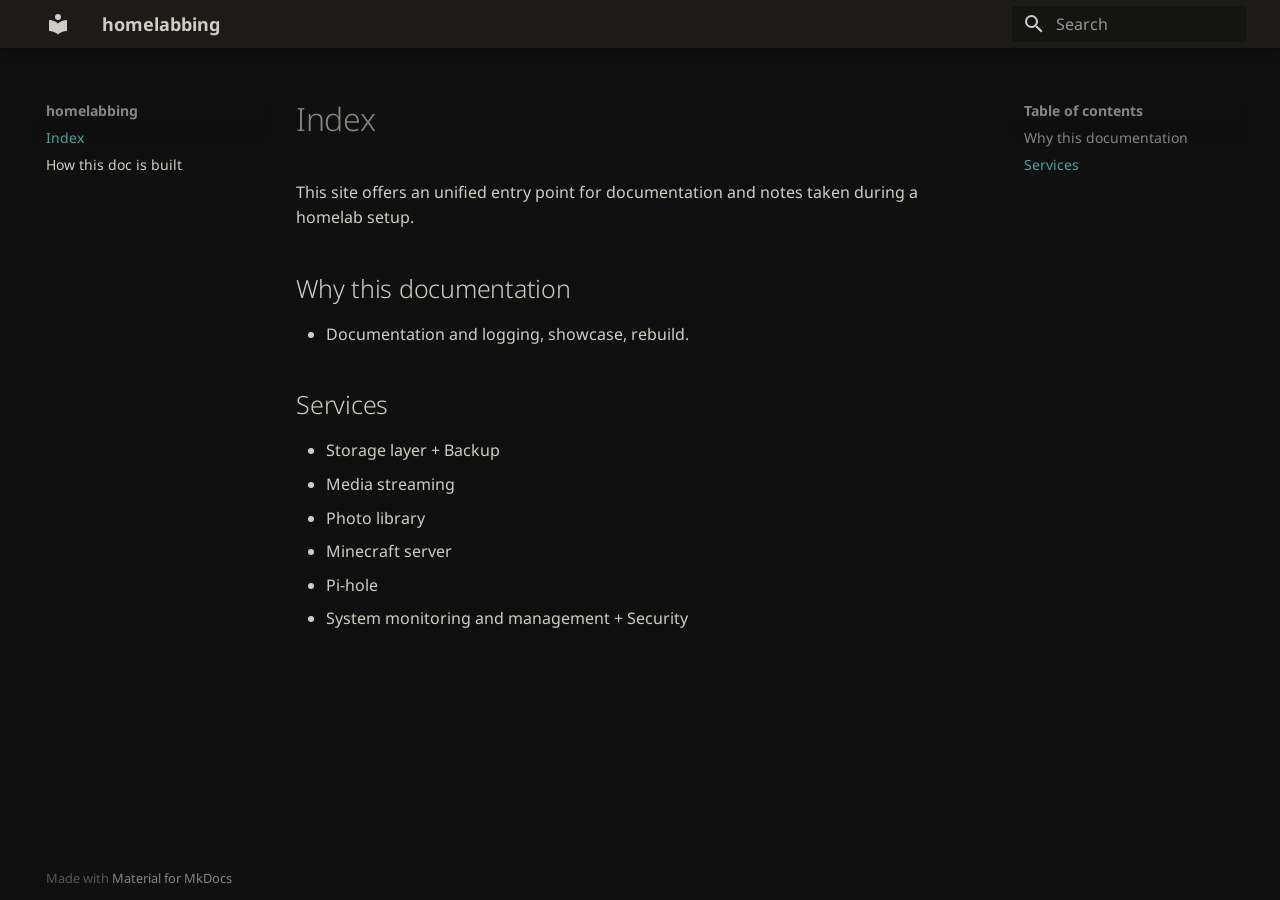
<file: index.html>
<!doctype html>
<html lang="en" class="no-js">
  <head>
    
      <meta charset="utf-8">
      <meta name="viewport" content="width=device-width,initial-scale=1">
      
      
      
        <link rel="canonical" href="https://defectuoso.github.io/homelab/">
      
      
      
        <link rel="next" href="how_to_doc/">
      
      
        
      
      
      <link rel="icon" href="assets/images/favicon.png">
      <meta name="generator" content="mkdocs-1.6.1, mkdocs-material-9.7.6">
    
    
      
        <title>homelabbing</title>
      
    
    
      <link rel="stylesheet" href="assets/stylesheets/main.484c7ddc.min.css">
      
        
        <link rel="stylesheet" href="assets/stylesheets/palette.ab4e12ef.min.css">
      
      


    
    
      
    
    
      
        
        
        <link rel="preconnect" href="https://fonts.gstatic.com" crossorigin>
        <link rel="stylesheet" href="https://fonts.googleapis.com/css?family=Noto+Sans:300,300i,400,400i,700,700i%7CRoboto+Mono:400,400i,700,700i&display=fallback">
        <style>:root{--md-text-font:"Noto Sans";--md-code-font:"Roboto Mono"}</style>
      
    
    
      <link rel="stylesheet" href="stylesheets/colors.css">
    
    <script>__md_scope=new URL(".",location),__md_hash=e=>[...e].reduce(((e,_)=>(e<<5)-e+_.charCodeAt(0)),0),__md_get=(e,_=localStorage,t=__md_scope)=>JSON.parse(_.getItem(t.pathname+"."+e)),__md_set=(e,_,t=localStorage,a=__md_scope)=>{try{t.setItem(a.pathname+"."+e,JSON.stringify(_))}catch(e){}}</script>
    
      

    
    
  </head>
  
  
    
    
      
    
    
    
    
    <body dir="ltr" data-md-color-scheme="flexoki-dark" data-md-color-primary="custom" data-md-color-accent="indigo">
  
    
    <input class="md-toggle" data-md-toggle="drawer" type="checkbox" id="__drawer" autocomplete="off">
    <input class="md-toggle" data-md-toggle="search" type="checkbox" id="__search" autocomplete="off">
    <label class="md-overlay" for="__drawer"></label>
    <div data-md-component="skip">
      
        
        <a href="#index" class="md-skip">
          Skip to content
        </a>
      
    </div>
    <div data-md-component="announce">
      
    </div>
    
    
      

  

<header class="md-header md-header--shadow" data-md-component="header">
  <nav class="md-header__inner md-grid" aria-label="Header">
    <a href="." title="homelabbing" class="md-header__button md-logo" aria-label="homelabbing" data-md-component="logo">
      
  
  <svg xmlns="http://www.w3.org/2000/svg" viewBox="0 0 24 24"><path d="M12 8a3 3 0 0 0 3-3 3 3 0 0 0-3-3 3 3 0 0 0-3 3 3 3 0 0 0 3 3m0 3.54C9.64 9.35 6.5 8 3 8v11c3.5 0 6.64 1.35 9 3.54 2.36-2.19 5.5-3.54 9-3.54V8c-3.5 0-6.64 1.35-9 3.54"/></svg>

    </a>
    <label class="md-header__button md-icon" for="__drawer">
      
      <svg xmlns="http://www.w3.org/2000/svg" viewBox="0 0 24 24"><path d="M3 6h18v2H3zm0 5h18v2H3zm0 5h18v2H3z"/></svg>
    </label>
    <div class="md-header__title" data-md-component="header-title">
      <div class="md-header__ellipsis">
        <div class="md-header__topic">
          <span class="md-ellipsis">
            homelabbing
          </span>
        </div>
        <div class="md-header__topic" data-md-component="header-topic">
          <span class="md-ellipsis">
            
              Index
            
          </span>
        </div>
      </div>
    </div>
    
      
        <form class="md-header__option" data-md-component="palette">
  
    
    
    
    <input class="md-option" data-md-color-media="" data-md-color-scheme="flexoki-dark" data-md-color-primary="custom" data-md-color-accent="indigo"  aria-hidden="true"  type="radio" name="__palette" id="__palette_0">
    
  
</form>
      
    
    
      <script>var palette=__md_get("__palette");if(palette&&palette.color){if("(prefers-color-scheme)"===palette.color.media){var media=matchMedia("(prefers-color-scheme: light)"),input=document.querySelector(media.matches?"[data-md-color-media='(prefers-color-scheme: light)']":"[data-md-color-media='(prefers-color-scheme: dark)']");palette.color.media=input.getAttribute("data-md-color-media"),palette.color.scheme=input.getAttribute("data-md-color-scheme"),palette.color.primary=input.getAttribute("data-md-color-primary"),palette.color.accent=input.getAttribute("data-md-color-accent")}for(var[key,value]of Object.entries(palette.color))document.body.setAttribute("data-md-color-"+key,value)}</script>
    
    
    
      
      
        <label class="md-header__button md-icon" for="__search">
          
          <svg xmlns="http://www.w3.org/2000/svg" viewBox="0 0 24 24"><path d="M9.5 3A6.5 6.5 0 0 1 16 9.5c0 1.61-.59 3.09-1.56 4.23l.27.27h.79l5 5-1.5 1.5-5-5v-.79l-.27-.27A6.52 6.52 0 0 1 9.5 16 6.5 6.5 0 0 1 3 9.5 6.5 6.5 0 0 1 9.5 3m0 2C7 5 5 7 5 9.5S7 14 9.5 14 14 12 14 9.5 12 5 9.5 5"/></svg>
        </label>
        <div class="md-search" data-md-component="search" role="dialog">
  <label class="md-search__overlay" for="__search"></label>
  <div class="md-search__inner" role="search">
    <form class="md-search__form" name="search">
      <input type="text" class="md-search__input" name="query" aria-label="Search" placeholder="Search" autocapitalize="off" autocorrect="off" autocomplete="off" spellcheck="false" data-md-component="search-query" required>
      <label class="md-search__icon md-icon" for="__search">
        
        <svg xmlns="http://www.w3.org/2000/svg" viewBox="0 0 24 24"><path d="M9.5 3A6.5 6.5 0 0 1 16 9.5c0 1.61-.59 3.09-1.56 4.23l.27.27h.79l5 5-1.5 1.5-5-5v-.79l-.27-.27A6.52 6.52 0 0 1 9.5 16 6.5 6.5 0 0 1 3 9.5 6.5 6.5 0 0 1 9.5 3m0 2C7 5 5 7 5 9.5S7 14 9.5 14 14 12 14 9.5 12 5 9.5 5"/></svg>
        
        <svg xmlns="http://www.w3.org/2000/svg" viewBox="0 0 24 24"><path d="M20 11v2H8l5.5 5.5-1.42 1.42L4.16 12l7.92-7.92L13.5 5.5 8 11z"/></svg>
      </label>
      <nav class="md-search__options" aria-label="Search">
        
        <button type="reset" class="md-search__icon md-icon" title="Clear" aria-label="Clear" tabindex="-1">
          
          <svg xmlns="http://www.w3.org/2000/svg" viewBox="0 0 24 24"><path d="M19 6.41 17.59 5 12 10.59 6.41 5 5 6.41 10.59 12 5 17.59 6.41 19 12 13.41 17.59 19 19 17.59 13.41 12z"/></svg>
        </button>
      </nav>
      
    </form>
    <div class="md-search__output">
      <div class="md-search__scrollwrap" tabindex="0" data-md-scrollfix>
        <div class="md-search-result" data-md-component="search-result">
          <div class="md-search-result__meta">
            Initializing search
          </div>
          <ol class="md-search-result__list" role="presentation"></ol>
        </div>
      </div>
    </div>
  </div>
</div>
      
    
    
  </nav>
  
</header>
    
    <div class="md-container" data-md-component="container">
      
      
        
          
        
      
      <main class="md-main" data-md-component="main">
        <div class="md-main__inner md-grid">
          
            
              
              <div class="md-sidebar md-sidebar--primary" data-md-component="sidebar" data-md-type="navigation" >
                <div class="md-sidebar__scrollwrap">
                  <div class="md-sidebar__inner">
                    



<nav class="md-nav md-nav--primary" aria-label="Navigation" data-md-level="0">
  <label class="md-nav__title" for="__drawer">
    <a href="." title="homelabbing" class="md-nav__button md-logo" aria-label="homelabbing" data-md-component="logo">
      
  
  <svg xmlns="http://www.w3.org/2000/svg" viewBox="0 0 24 24"><path d="M12 8a3 3 0 0 0 3-3 3 3 0 0 0-3-3 3 3 0 0 0-3 3 3 3 0 0 0 3 3m0 3.54C9.64 9.35 6.5 8 3 8v11c3.5 0 6.64 1.35 9 3.54 2.36-2.19 5.5-3.54 9-3.54V8c-3.5 0-6.64 1.35-9 3.54"/></svg>

    </a>
    homelabbing
  </label>
  
  <ul class="md-nav__list" data-md-scrollfix>
    
      
      
  
  
    
  
  
  
    <li class="md-nav__item md-nav__item--active">
      
      <input class="md-nav__toggle md-toggle" type="checkbox" id="__toc">
      
      
        
      
      
        <label class="md-nav__link md-nav__link--active" for="__toc">
          
  
  
  <span class="md-ellipsis">
    
  
    Index
  

    
  </span>
  
  

          <span class="md-nav__icon md-icon"></span>
        </label>
      
      <a href="." class="md-nav__link md-nav__link--active">
        
  
  
  <span class="md-ellipsis">
    
  
    Index
  

    
  </span>
  
  

      </a>
      
        

<nav class="md-nav md-nav--secondary" aria-label="Table of contents">
  
  
  
    
  
  
    <label class="md-nav__title" for="__toc">
      <span class="md-nav__icon md-icon"></span>
      Table of contents
    </label>
    <ul class="md-nav__list" data-md-component="toc" data-md-scrollfix>
      
        <li class="md-nav__item">
  <a href="#why-this-documentation" class="md-nav__link">
    <span class="md-ellipsis">
      
        Why this documentation
      
    </span>
  </a>
  
</li>
      
        <li class="md-nav__item">
  <a href="#services" class="md-nav__link">
    <span class="md-ellipsis">
      
        Services
      
    </span>
  </a>
  
</li>
      
    </ul>
  
</nav>
      
    </li>
  

    
      
      
  
  
  
  
    <li class="md-nav__item">
      <a href="how_to_doc/" class="md-nav__link">
        
  
  
  <span class="md-ellipsis">
    
  
    How this doc is built
  

    
  </span>
  
  

      </a>
    </li>
  

    
  </ul>
</nav>
                  </div>
                </div>
              </div>
            
            
              
              <div class="md-sidebar md-sidebar--secondary" data-md-component="sidebar" data-md-type="toc" >
                <div class="md-sidebar__scrollwrap">
                  <div class="md-sidebar__inner">
                    

<nav class="md-nav md-nav--secondary" aria-label="Table of contents">
  
  
  
    
  
  
    <label class="md-nav__title" for="__toc">
      <span class="md-nav__icon md-icon"></span>
      Table of contents
    </label>
    <ul class="md-nav__list" data-md-component="toc" data-md-scrollfix>
      
        <li class="md-nav__item">
  <a href="#why-this-documentation" class="md-nav__link">
    <span class="md-ellipsis">
      
        Why this documentation
      
    </span>
  </a>
  
</li>
      
        <li class="md-nav__item">
  <a href="#services" class="md-nav__link">
    <span class="md-ellipsis">
      
        Services
      
    </span>
  </a>
  
</li>
      
    </ul>
  
</nav>
                  </div>
                </div>
              </div>
            
          
          
            <div class="md-content" data-md-component="content">
              
              <article class="md-content__inner md-typeset">
                
                  



<h1 id="index">Index</h1>
<p>This site offers an unified entry point for documentation and notes taken during a homelab setup.</p>
<h2 id="why-this-documentation">Why this documentation</h2>
<ul>
<li>Documentation and logging, showcase, rebuild.</li>
</ul>
<h2 id="services">Services</h2>
<ul>
<li>Storage layer + Backup</li>
<li>Media streaming</li>
<li>Photo library</li>
<li>Minecraft server</li>
<li>Pi-hole</li>
<li>System monitoring and management + Security</li>
</ul>












                
              </article>
            </div>
          
          
<script>var target=document.getElementById(location.hash.slice(1));target&&target.name&&(target.checked=target.name.startsWith("__tabbed_"))</script>
        </div>
        
      </main>
      
        <footer class="md-footer">
  
  <div class="md-footer-meta md-typeset">
    <div class="md-footer-meta__inner md-grid">
      <div class="md-copyright">
  
  
    Made with
    <a href="https://squidfunk.github.io/mkdocs-material/" target="_blank" rel="noopener">
      Material for MkDocs
    </a>
  
</div>
      
    </div>
  </div>
</footer>
      
    </div>
    <div class="md-dialog" data-md-component="dialog">
      <div class="md-dialog__inner md-typeset"></div>
    </div>
    
    
    
      
      
      <script id="__config" type="application/json">{"annotate": null, "base": ".", "features": [], "search": "assets/javascripts/workers/search.2c215733.min.js", "tags": null, "translations": {"clipboard.copied": "Copied to clipboard", "clipboard.copy": "Copy to clipboard", "search.result.more.one": "1 more on this page", "search.result.more.other": "# more on this page", "search.result.none": "No matching documents", "search.result.one": "1 matching document", "search.result.other": "# matching documents", "search.result.placeholder": "Type to start searching", "search.result.term.missing": "Missing", "select.version": "Select version"}, "version": null}</script>
    
    
      <script src="assets/javascripts/bundle.79ae519e.min.js"></script>
      
    
  </body>
</html>
</file>
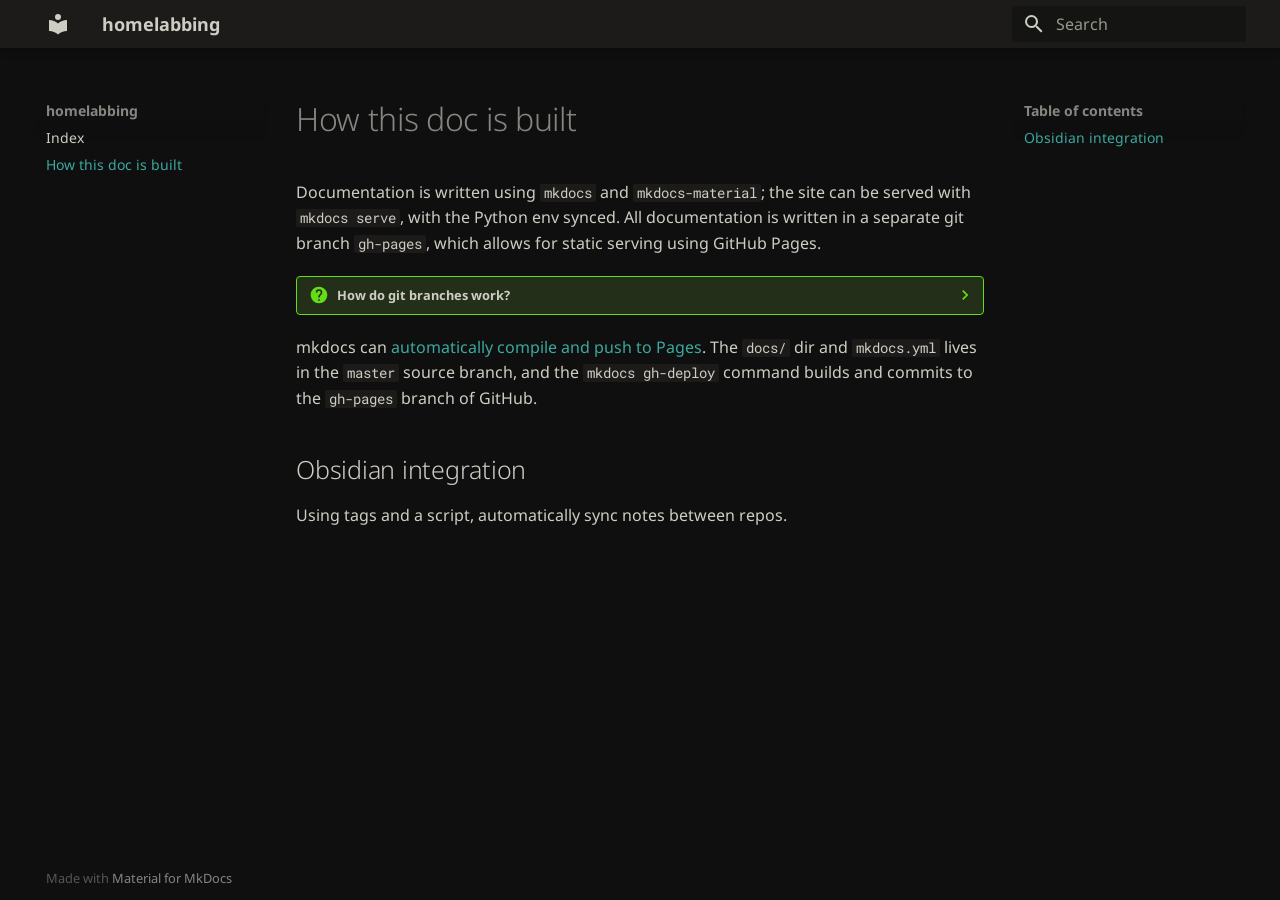
<file: how_to_doc/index.html>
<!doctype html>
<html lang="en" class="no-js">
  <head>
    
      <meta charset="utf-8">
      <meta name="viewport" content="width=device-width,initial-scale=1">
      
      
      
        <link rel="canonical" href="https://defectuoso.github.io/homelab/how_to_doc/">
      
      
        <link rel="prev" href="..">
      
      
      
        
      
      
      <link rel="icon" href="../assets/images/favicon.png">
      <meta name="generator" content="mkdocs-1.6.1, mkdocs-material-9.7.6">
    
    
      
        <title>How this doc is built - homelabbing</title>
      
    
    
      <link rel="stylesheet" href="../assets/stylesheets/main.484c7ddc.min.css">
      
        
        <link rel="stylesheet" href="../assets/stylesheets/palette.ab4e12ef.min.css">
      
      


    
    
      
    
    
      
        
        
        <link rel="preconnect" href="https://fonts.gstatic.com" crossorigin>
        <link rel="stylesheet" href="https://fonts.googleapis.com/css?family=Noto+Sans:300,300i,400,400i,700,700i%7CRoboto+Mono:400,400i,700,700i&display=fallback">
        <style>:root{--md-text-font:"Noto Sans";--md-code-font:"Roboto Mono"}</style>
      
    
    
      <link rel="stylesheet" href="../stylesheets/colors.css">
    
    <script>__md_scope=new URL("..",location),__md_hash=e=>[...e].reduce(((e,_)=>(e<<5)-e+_.charCodeAt(0)),0),__md_get=(e,_=localStorage,t=__md_scope)=>JSON.parse(_.getItem(t.pathname+"."+e)),__md_set=(e,_,t=localStorage,a=__md_scope)=>{try{t.setItem(a.pathname+"."+e,JSON.stringify(_))}catch(e){}}</script>
    
      

    
    
  </head>
  
  
    
    
      
    
    
    
    
    <body dir="ltr" data-md-color-scheme="flexoki-dark" data-md-color-primary="custom" data-md-color-accent="indigo">
  
    
    <input class="md-toggle" data-md-toggle="drawer" type="checkbox" id="__drawer" autocomplete="off">
    <input class="md-toggle" data-md-toggle="search" type="checkbox" id="__search" autocomplete="off">
    <label class="md-overlay" for="__drawer"></label>
    <div data-md-component="skip">
      
        
        <a href="#how-this-doc-is-built" class="md-skip">
          Skip to content
        </a>
      
    </div>
    <div data-md-component="announce">
      
    </div>
    
    
      

  

<header class="md-header md-header--shadow" data-md-component="header">
  <nav class="md-header__inner md-grid" aria-label="Header">
    <a href=".." title="homelabbing" class="md-header__button md-logo" aria-label="homelabbing" data-md-component="logo">
      
  
  <svg xmlns="http://www.w3.org/2000/svg" viewBox="0 0 24 24"><path d="M12 8a3 3 0 0 0 3-3 3 3 0 0 0-3-3 3 3 0 0 0-3 3 3 3 0 0 0 3 3m0 3.54C9.64 9.35 6.5 8 3 8v11c3.5 0 6.64 1.35 9 3.54 2.36-2.19 5.5-3.54 9-3.54V8c-3.5 0-6.64 1.35-9 3.54"/></svg>

    </a>
    <label class="md-header__button md-icon" for="__drawer">
      
      <svg xmlns="http://www.w3.org/2000/svg" viewBox="0 0 24 24"><path d="M3 6h18v2H3zm0 5h18v2H3zm0 5h18v2H3z"/></svg>
    </label>
    <div class="md-header__title" data-md-component="header-title">
      <div class="md-header__ellipsis">
        <div class="md-header__topic">
          <span class="md-ellipsis">
            homelabbing
          </span>
        </div>
        <div class="md-header__topic" data-md-component="header-topic">
          <span class="md-ellipsis">
            
              How this doc is built
            
          </span>
        </div>
      </div>
    </div>
    
      
        <form class="md-header__option" data-md-component="palette">
  
    
    
    
    <input class="md-option" data-md-color-media="" data-md-color-scheme="flexoki-dark" data-md-color-primary="custom" data-md-color-accent="indigo"  aria-hidden="true"  type="radio" name="__palette" id="__palette_0">
    
  
</form>
      
    
    
      <script>var palette=__md_get("__palette");if(palette&&palette.color){if("(prefers-color-scheme)"===palette.color.media){var media=matchMedia("(prefers-color-scheme: light)"),input=document.querySelector(media.matches?"[data-md-color-media='(prefers-color-scheme: light)']":"[data-md-color-media='(prefers-color-scheme: dark)']");palette.color.media=input.getAttribute("data-md-color-media"),palette.color.scheme=input.getAttribute("data-md-color-scheme"),palette.color.primary=input.getAttribute("data-md-color-primary"),palette.color.accent=input.getAttribute("data-md-color-accent")}for(var[key,value]of Object.entries(palette.color))document.body.setAttribute("data-md-color-"+key,value)}</script>
    
    
    
      
      
        <label class="md-header__button md-icon" for="__search">
          
          <svg xmlns="http://www.w3.org/2000/svg" viewBox="0 0 24 24"><path d="M9.5 3A6.5 6.5 0 0 1 16 9.5c0 1.61-.59 3.09-1.56 4.23l.27.27h.79l5 5-1.5 1.5-5-5v-.79l-.27-.27A6.52 6.52 0 0 1 9.5 16 6.5 6.5 0 0 1 3 9.5 6.5 6.5 0 0 1 9.5 3m0 2C7 5 5 7 5 9.5S7 14 9.5 14 14 12 14 9.5 12 5 9.5 5"/></svg>
        </label>
        <div class="md-search" data-md-component="search" role="dialog">
  <label class="md-search__overlay" for="__search"></label>
  <div class="md-search__inner" role="search">
    <form class="md-search__form" name="search">
      <input type="text" class="md-search__input" name="query" aria-label="Search" placeholder="Search" autocapitalize="off" autocorrect="off" autocomplete="off" spellcheck="false" data-md-component="search-query" required>
      <label class="md-search__icon md-icon" for="__search">
        
        <svg xmlns="http://www.w3.org/2000/svg" viewBox="0 0 24 24"><path d="M9.5 3A6.5 6.5 0 0 1 16 9.5c0 1.61-.59 3.09-1.56 4.23l.27.27h.79l5 5-1.5 1.5-5-5v-.79l-.27-.27A6.52 6.52 0 0 1 9.5 16 6.5 6.5 0 0 1 3 9.5 6.5 6.5 0 0 1 9.5 3m0 2C7 5 5 7 5 9.5S7 14 9.5 14 14 12 14 9.5 12 5 9.5 5"/></svg>
        
        <svg xmlns="http://www.w3.org/2000/svg" viewBox="0 0 24 24"><path d="M20 11v2H8l5.5 5.5-1.42 1.42L4.16 12l7.92-7.92L13.5 5.5 8 11z"/></svg>
      </label>
      <nav class="md-search__options" aria-label="Search">
        
        <button type="reset" class="md-search__icon md-icon" title="Clear" aria-label="Clear" tabindex="-1">
          
          <svg xmlns="http://www.w3.org/2000/svg" viewBox="0 0 24 24"><path d="M19 6.41 17.59 5 12 10.59 6.41 5 5 6.41 10.59 12 5 17.59 6.41 19 12 13.41 17.59 19 19 17.59 13.41 12z"/></svg>
        </button>
      </nav>
      
    </form>
    <div class="md-search__output">
      <div class="md-search__scrollwrap" tabindex="0" data-md-scrollfix>
        <div class="md-search-result" data-md-component="search-result">
          <div class="md-search-result__meta">
            Initializing search
          </div>
          <ol class="md-search-result__list" role="presentation"></ol>
        </div>
      </div>
    </div>
  </div>
</div>
      
    
    
  </nav>
  
</header>
    
    <div class="md-container" data-md-component="container">
      
      
        
          
        
      
      <main class="md-main" data-md-component="main">
        <div class="md-main__inner md-grid">
          
            
              
              <div class="md-sidebar md-sidebar--primary" data-md-component="sidebar" data-md-type="navigation" >
                <div class="md-sidebar__scrollwrap">
                  <div class="md-sidebar__inner">
                    



<nav class="md-nav md-nav--primary" aria-label="Navigation" data-md-level="0">
  <label class="md-nav__title" for="__drawer">
    <a href=".." title="homelabbing" class="md-nav__button md-logo" aria-label="homelabbing" data-md-component="logo">
      
  
  <svg xmlns="http://www.w3.org/2000/svg" viewBox="0 0 24 24"><path d="M12 8a3 3 0 0 0 3-3 3 3 0 0 0-3-3 3 3 0 0 0-3 3 3 3 0 0 0 3 3m0 3.54C9.64 9.35 6.5 8 3 8v11c3.5 0 6.64 1.35 9 3.54 2.36-2.19 5.5-3.54 9-3.54V8c-3.5 0-6.64 1.35-9 3.54"/></svg>

    </a>
    homelabbing
  </label>
  
  <ul class="md-nav__list" data-md-scrollfix>
    
      
      
  
  
  
  
    <li class="md-nav__item">
      <a href=".." class="md-nav__link">
        
  
  
  <span class="md-ellipsis">
    
  
    Index
  

    
  </span>
  
  

      </a>
    </li>
  

    
      
      
  
  
    
  
  
  
    <li class="md-nav__item md-nav__item--active">
      
      <input class="md-nav__toggle md-toggle" type="checkbox" id="__toc">
      
      
        
      
      
        <label class="md-nav__link md-nav__link--active" for="__toc">
          
  
  
  <span class="md-ellipsis">
    
  
    How this doc is built
  

    
  </span>
  
  

          <span class="md-nav__icon md-icon"></span>
        </label>
      
      <a href="./" class="md-nav__link md-nav__link--active">
        
  
  
  <span class="md-ellipsis">
    
  
    How this doc is built
  

    
  </span>
  
  

      </a>
      
        

<nav class="md-nav md-nav--secondary" aria-label="Table of contents">
  
  
  
    
  
  
    <label class="md-nav__title" for="__toc">
      <span class="md-nav__icon md-icon"></span>
      Table of contents
    </label>
    <ul class="md-nav__list" data-md-component="toc" data-md-scrollfix>
      
        <li class="md-nav__item">
  <a href="#obsidian-integration" class="md-nav__link">
    <span class="md-ellipsis">
      
        Obsidian integration
      
    </span>
  </a>
  
</li>
      
    </ul>
  
</nav>
      
    </li>
  

    
  </ul>
</nav>
                  </div>
                </div>
              </div>
            
            
              
              <div class="md-sidebar md-sidebar--secondary" data-md-component="sidebar" data-md-type="toc" >
                <div class="md-sidebar__scrollwrap">
                  <div class="md-sidebar__inner">
                    

<nav class="md-nav md-nav--secondary" aria-label="Table of contents">
  
  
  
    
  
  
    <label class="md-nav__title" for="__toc">
      <span class="md-nav__icon md-icon"></span>
      Table of contents
    </label>
    <ul class="md-nav__list" data-md-component="toc" data-md-scrollfix>
      
        <li class="md-nav__item">
  <a href="#obsidian-integration" class="md-nav__link">
    <span class="md-ellipsis">
      
        Obsidian integration
      
    </span>
  </a>
  
</li>
      
    </ul>
  
</nav>
                  </div>
                </div>
              </div>
            
          
          
            <div class="md-content" data-md-component="content">
              
              <article class="md-content__inner md-typeset">
                
                  



<h1 id="how-this-doc-is-built">How this doc is built</h1>
<p>Documentation is written using <code>mkdocs</code> and <code>mkdocs-material</code>; the site can be served with <code>mkdocs serve</code>, with the Python env synced. All documentation is written in a separate git branch <code>gh-pages</code>, which allows for static serving using GitHub Pages.</p>
<details class="question">
<summary>How do git branches work?</summary>
<p>Each branch is a different version of the repo. With branch changes, git replaces files in the working directory to match the branch. This means files are added or removed automatically, pulled from the internal database.</p>
</details>
<p>mkdocs can <a href="https://www.mkdocs.org/user-guide/deploying-your-docs/">automatically compile and push to Pages</a>. The <code>docs/</code> dir and <code>mkdocs.yml</code> lives in the <code>master</code> source branch, and the <code>mkdocs gh-deploy</code> command builds and commits to the <code>gh-pages</code> branch of GitHub.</p>
<h2 id="obsidian-integration">Obsidian integration</h2>
<p>Using tags and a script, automatically sync notes between repos.</p>












                
              </article>
            </div>
          
          
<script>var target=document.getElementById(location.hash.slice(1));target&&target.name&&(target.checked=target.name.startsWith("__tabbed_"))</script>
        </div>
        
      </main>
      
        <footer class="md-footer">
  
  <div class="md-footer-meta md-typeset">
    <div class="md-footer-meta__inner md-grid">
      <div class="md-copyright">
  
  
    Made with
    <a href="https://squidfunk.github.io/mkdocs-material/" target="_blank" rel="noopener">
      Material for MkDocs
    </a>
  
</div>
      
    </div>
  </div>
</footer>
      
    </div>
    <div class="md-dialog" data-md-component="dialog">
      <div class="md-dialog__inner md-typeset"></div>
    </div>
    
    
    
      
      
      <script id="__config" type="application/json">{"annotate": null, "base": "..", "features": [], "search": "../assets/javascripts/workers/search.2c215733.min.js", "tags": null, "translations": {"clipboard.copied": "Copied to clipboard", "clipboard.copy": "Copy to clipboard", "search.result.more.one": "1 more on this page", "search.result.more.other": "# more on this page", "search.result.none": "No matching documents", "search.result.one": "1 matching document", "search.result.other": "# matching documents", "search.result.placeholder": "Type to start searching", "search.result.term.missing": "Missing", "select.version": "Select version"}, "version": null}</script>
    
    
      <script src="../assets/javascripts/bundle.79ae519e.min.js"></script>
      
    
  </body>
</html>
</file>
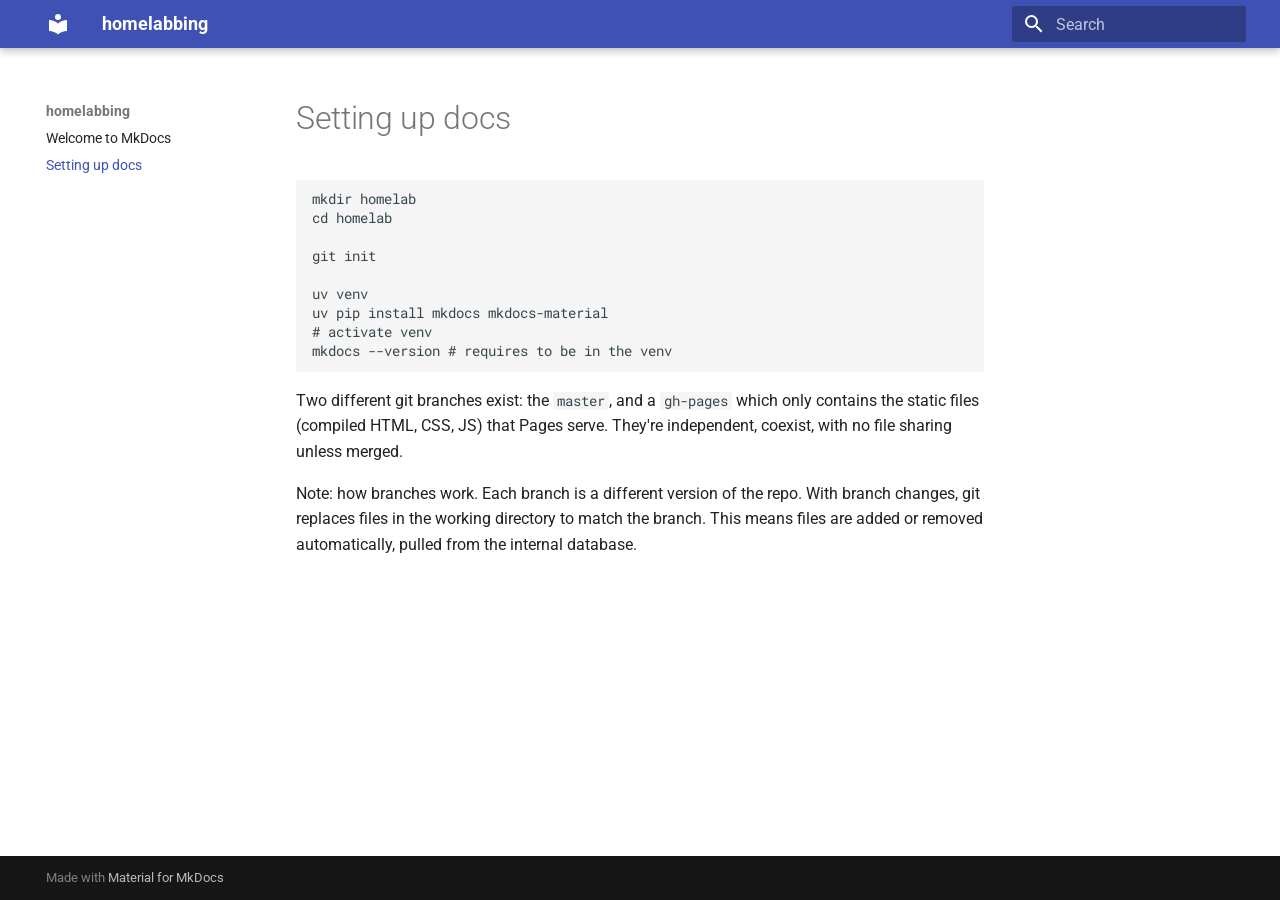
<file: setting-up-docs/index.html>
<!doctype html>
<html lang="en" class="no-js">
  <head>
    
      <meta charset="utf-8">
      <meta name="viewport" content="width=device-width,initial-scale=1">
      
      
      
      
        <link rel="prev" href="..">
      
      
      
        
      
      
      <link rel="icon" href="../assets/images/favicon.png">
      <meta name="generator" content="mkdocs-1.6.1, mkdocs-material-9.7.6">
    
    
      
        <title>Setting up docs - homelabbing</title>
      
    
    
      <link rel="stylesheet" href="../assets/stylesheets/main.484c7ddc.min.css">
      
      


    
    
      
    
    
      
        
        
        <link rel="preconnect" href="https://fonts.gstatic.com" crossorigin>
        <link rel="stylesheet" href="https://fonts.googleapis.com/css?family=Roboto:300,300i,400,400i,700,700i%7CRoboto+Mono:400,400i,700,700i&display=fallback">
        <style>:root{--md-text-font:"Roboto";--md-code-font:"Roboto Mono"}</style>
      
    
    
    <script>__md_scope=new URL("..",location),__md_hash=e=>[...e].reduce(((e,_)=>(e<<5)-e+_.charCodeAt(0)),0),__md_get=(e,_=localStorage,t=__md_scope)=>JSON.parse(_.getItem(t.pathname+"."+e)),__md_set=(e,_,t=localStorage,a=__md_scope)=>{try{t.setItem(a.pathname+"."+e,JSON.stringify(_))}catch(e){}}</script>
    
      

    
    
  </head>
  
  
    <body dir="ltr">
  
    
    <input class="md-toggle" data-md-toggle="drawer" type="checkbox" id="__drawer" autocomplete="off">
    <input class="md-toggle" data-md-toggle="search" type="checkbox" id="__search" autocomplete="off">
    <label class="md-overlay" for="__drawer"></label>
    <div data-md-component="skip">
      
    </div>
    <div data-md-component="announce">
      
    </div>
    
    
      

  

<header class="md-header md-header--shadow" data-md-component="header">
  <nav class="md-header__inner md-grid" aria-label="Header">
    <a href=".." title="homelabbing" class="md-header__button md-logo" aria-label="homelabbing" data-md-component="logo">
      
  
  <svg xmlns="http://www.w3.org/2000/svg" viewBox="0 0 24 24"><path d="M12 8a3 3 0 0 0 3-3 3 3 0 0 0-3-3 3 3 0 0 0-3 3 3 3 0 0 0 3 3m0 3.54C9.64 9.35 6.5 8 3 8v11c3.5 0 6.64 1.35 9 3.54 2.36-2.19 5.5-3.54 9-3.54V8c-3.5 0-6.64 1.35-9 3.54"/></svg>

    </a>
    <label class="md-header__button md-icon" for="__drawer">
      
      <svg xmlns="http://www.w3.org/2000/svg" viewBox="0 0 24 24"><path d="M3 6h18v2H3zm0 5h18v2H3zm0 5h18v2H3z"/></svg>
    </label>
    <div class="md-header__title" data-md-component="header-title">
      <div class="md-header__ellipsis">
        <div class="md-header__topic">
          <span class="md-ellipsis">
            homelabbing
          </span>
        </div>
        <div class="md-header__topic" data-md-component="header-topic">
          <span class="md-ellipsis">
            
              Setting up docs
            
          </span>
        </div>
      </div>
    </div>
    
    
      <script>var palette=__md_get("__palette");if(palette&&palette.color){if("(prefers-color-scheme)"===palette.color.media){var media=matchMedia("(prefers-color-scheme: light)"),input=document.querySelector(media.matches?"[data-md-color-media='(prefers-color-scheme: light)']":"[data-md-color-media='(prefers-color-scheme: dark)']");palette.color.media=input.getAttribute("data-md-color-media"),palette.color.scheme=input.getAttribute("data-md-color-scheme"),palette.color.primary=input.getAttribute("data-md-color-primary"),palette.color.accent=input.getAttribute("data-md-color-accent")}for(var[key,value]of Object.entries(palette.color))document.body.setAttribute("data-md-color-"+key,value)}</script>
    
    
    
      
      
        <label class="md-header__button md-icon" for="__search">
          
          <svg xmlns="http://www.w3.org/2000/svg" viewBox="0 0 24 24"><path d="M9.5 3A6.5 6.5 0 0 1 16 9.5c0 1.61-.59 3.09-1.56 4.23l.27.27h.79l5 5-1.5 1.5-5-5v-.79l-.27-.27A6.52 6.52 0 0 1 9.5 16 6.5 6.5 0 0 1 3 9.5 6.5 6.5 0 0 1 9.5 3m0 2C7 5 5 7 5 9.5S7 14 9.5 14 14 12 14 9.5 12 5 9.5 5"/></svg>
        </label>
        <div class="md-search" data-md-component="search" role="dialog">
  <label class="md-search__overlay" for="__search"></label>
  <div class="md-search__inner" role="search">
    <form class="md-search__form" name="search">
      <input type="text" class="md-search__input" name="query" aria-label="Search" placeholder="Search" autocapitalize="off" autocorrect="off" autocomplete="off" spellcheck="false" data-md-component="search-query" required>
      <label class="md-search__icon md-icon" for="__search">
        
        <svg xmlns="http://www.w3.org/2000/svg" viewBox="0 0 24 24"><path d="M9.5 3A6.5 6.5 0 0 1 16 9.5c0 1.61-.59 3.09-1.56 4.23l.27.27h.79l5 5-1.5 1.5-5-5v-.79l-.27-.27A6.52 6.52 0 0 1 9.5 16 6.5 6.5 0 0 1 3 9.5 6.5 6.5 0 0 1 9.5 3m0 2C7 5 5 7 5 9.5S7 14 9.5 14 14 12 14 9.5 12 5 9.5 5"/></svg>
        
        <svg xmlns="http://www.w3.org/2000/svg" viewBox="0 0 24 24"><path d="M20 11v2H8l5.5 5.5-1.42 1.42L4.16 12l7.92-7.92L13.5 5.5 8 11z"/></svg>
      </label>
      <nav class="md-search__options" aria-label="Search">
        
        <button type="reset" class="md-search__icon md-icon" title="Clear" aria-label="Clear" tabindex="-1">
          
          <svg xmlns="http://www.w3.org/2000/svg" viewBox="0 0 24 24"><path d="M19 6.41 17.59 5 12 10.59 6.41 5 5 6.41 10.59 12 5 17.59 6.41 19 12 13.41 17.59 19 19 17.59 13.41 12z"/></svg>
        </button>
      </nav>
      
    </form>
    <div class="md-search__output">
      <div class="md-search__scrollwrap" tabindex="0" data-md-scrollfix>
        <div class="md-search-result" data-md-component="search-result">
          <div class="md-search-result__meta">
            Initializing search
          </div>
          <ol class="md-search-result__list" role="presentation"></ol>
        </div>
      </div>
    </div>
  </div>
</div>
      
    
    
  </nav>
  
</header>
    
    <div class="md-container" data-md-component="container">
      
      
        
          
        
      
      <main class="md-main" data-md-component="main">
        <div class="md-main__inner md-grid">
          
            
              
              <div class="md-sidebar md-sidebar--primary" data-md-component="sidebar" data-md-type="navigation" >
                <div class="md-sidebar__scrollwrap">
                  <div class="md-sidebar__inner">
                    



<nav class="md-nav md-nav--primary" aria-label="Navigation" data-md-level="0">
  <label class="md-nav__title" for="__drawer">
    <a href=".." title="homelabbing" class="md-nav__button md-logo" aria-label="homelabbing" data-md-component="logo">
      
  
  <svg xmlns="http://www.w3.org/2000/svg" viewBox="0 0 24 24"><path d="M12 8a3 3 0 0 0 3-3 3 3 0 0 0-3-3 3 3 0 0 0-3 3 3 3 0 0 0 3 3m0 3.54C9.64 9.35 6.5 8 3 8v11c3.5 0 6.64 1.35 9 3.54 2.36-2.19 5.5-3.54 9-3.54V8c-3.5 0-6.64 1.35-9 3.54"/></svg>

    </a>
    homelabbing
  </label>
  
  <ul class="md-nav__list" data-md-scrollfix>
    
      
      
  
  
  
  
    <li class="md-nav__item">
      <a href=".." class="md-nav__link">
        
  
  
  <span class="md-ellipsis">
    
  
    Welcome to MkDocs
  

    
  </span>
  
  

      </a>
    </li>
  

    
      
      
  
  
    
  
  
  
    <li class="md-nav__item md-nav__item--active">
      
      <input class="md-nav__toggle md-toggle" type="checkbox" id="__toc">
      
      
      
      <a href="./" class="md-nav__link md-nav__link--active">
        
  
  
  <span class="md-ellipsis">
    
  
    Setting up docs
  

    
  </span>
  
  

      </a>
      
    </li>
  

    
  </ul>
</nav>
                  </div>
                </div>
              </div>
            
            
              
              <div class="md-sidebar md-sidebar--secondary" data-md-component="sidebar" data-md-type="toc" >
                <div class="md-sidebar__scrollwrap">
                  <div class="md-sidebar__inner">
                    

<nav class="md-nav md-nav--secondary" aria-label="Table of contents">
  
  
  
  
</nav>
                  </div>
                </div>
              </div>
            
          
          
            <div class="md-content" data-md-component="content">
              
              <article class="md-content__inner md-typeset">
                
                  



  <h1>Setting up docs</h1>

<pre><code class="language-bash">mkdir homelab
cd homelab

git init

uv venv
uv pip install mkdocs mkdocs-material
# activate venv
mkdocs --version # requires to be in the venv
</code></pre>
<p>Two different git branches exist: the <code>master</code>, and a <code>gh-pages</code> which only contains the static files (compiled HTML, CSS, JS) that Pages serve. They're independent, coexist, with no file sharing unless merged.</p>
<p>Note: how branches work. Each branch is a different version of the repo. With branch changes, git replaces files in the working directory to match the branch. This means files are added or removed automatically, pulled from the internal database.</p>












                
              </article>
            </div>
          
          
<script>var target=document.getElementById(location.hash.slice(1));target&&target.name&&(target.checked=target.name.startsWith("__tabbed_"))</script>
        </div>
        
      </main>
      
        <footer class="md-footer">
  
  <div class="md-footer-meta md-typeset">
    <div class="md-footer-meta__inner md-grid">
      <div class="md-copyright">
  
  
    Made with
    <a href="https://squidfunk.github.io/mkdocs-material/" target="_blank" rel="noopener">
      Material for MkDocs
    </a>
  
</div>
      
    </div>
  </div>
</footer>
      
    </div>
    <div class="md-dialog" data-md-component="dialog">
      <div class="md-dialog__inner md-typeset"></div>
    </div>
    
    
    
      
      
      <script id="__config" type="application/json">{"annotate": null, "base": "..", "features": [], "search": "../assets/javascripts/workers/search.2c215733.min.js", "tags": null, "translations": {"clipboard.copied": "Copied to clipboard", "clipboard.copy": "Copy to clipboard", "search.result.more.one": "1 more on this page", "search.result.more.other": "# more on this page", "search.result.none": "No matching documents", "search.result.one": "1 matching document", "search.result.other": "# matching documents", "search.result.placeholder": "Type to start searching", "search.result.term.missing": "Missing", "select.version": "Select version"}, "version": null}</script>
    
    
      <script src="../assets/javascripts/bundle.79ae519e.min.js"></script>
      
    
  </body>
</html>
</file>
<file: stylesheets/colors.css>
[data-md-color-scheme="flexoki-dark"] {

  color-scheme: dark;

  /* Base */
  --md-default-bg-color:          #100F0F; /* black  — bg   */
  --md-default-bg-color--light:   #1C1B1A; /* 950    — bg-2 */
  --md-default-bg-color--lighter: #282726; /* 900    — ui   */
  --md-default-bg-color--lightest:#343331; /* 850    — ui-2 */

  --md-default-fg-color:          #CECDC3; /* 200    — tx   */
  --md-default-fg-color--light:   #878580; /* 500    — tx-2 */
  --md-default-fg-color--lighter: #575653; /* 700    — tx-3 */
  --md-default-fg-color--lightest:#403E3C; /* 800    — ui-3, dividers */

  --md-typeset-color: #CECDC3;

  /* Header (primary) — using blue-400 (dark mode uses 400 values) */
  --md-primary-fg-color:          #1C1B1A; /* bg-2, so header blends with bg */
  --md-primary-fg-color--light:   #282726;
  --md-primary-fg-color--dark:    #100F0F;
  --md-primary-bg-color:          #CECDC3; /* tx — text on header */
  --md-primary-bg-color--light:   rgba(206, 205, 195, 0.7);

  /* Accent / interactive — cyan-400 */
  --md-accent-fg-color:               #3AA99F;
  --md-accent-fg-color--transparent:  rgba(58, 169, 159, 0.1);
  --md-accent-bg-color:               #100F0F;

  /* Links in content */
  --md-typeset-a-color: #3AA99F;

  /* Code blocks — slightly elevated from bg */
  --md-code-bg-color: #1C1B1A; /* bg-2 */
  --md-code-fg-color: #CECDC3; /* tx   */

  /* Syntax highlighting — dark uses 400 values */
  --md-code-hl-comment-color:     #575653; /* tx-3   — comments */
  --md-code-hl-punctuation-color: #878580; /* tx-2   — punctuation, operators */
  --md-code-hl-keyword-color:     #879A39; /* gr-400  — keywords */
  --md-code-hl-string-color:      #3AA99F; /* cy-400  — strings */
  --md-code-hl-function-color:    #DA702C; /* or-400  — functions */
  --md-code-hl-constant-color:    #D0A215; /* ye-400  — constants */
  --md-code-hl-number-color:      #8B7EC8; /* pu-400  — numbers */
  --md-code-hl-variable-color:    #4385BE; /* bl-400  — variables, attributes */
  --md-code-hl-operator-color:    #878580; /* tx-2    — operators */
  --md-code-hl-name-color:        #CECDC3; /* tx      — identifiers */
  --md-code-hl-special-color:     #CE5D97; /* ma-400  — language features */

  /* Admonitions */
  --md-admonition-bg-color:       #1C1B1A;
  --md-admonition-fg-color:         #CECDC3

  /* Footer */
  --md-footer-bg-color:           #1C1B1A; /* bg-2 */
  --md-footer-bg-color--dark:     #100F0F;
  --md-footer-fg-color:           #CECDC3;
  --md-footer-fg-color--light:    #878580;
  --md-footer-fg-color--lighter:  #575653;
}
</file>
<file: assets/stylesheets/main.484c7ddc.min.css>
@charset "UTF-8";html{-webkit-text-size-adjust:none;-moz-text-size-adjust:none;text-size-adjust:none;box-sizing:border-box}*,:after,:before{box-sizing:inherit}@media (prefers-reduced-motion){*,:after,:before{transition:none!important}}body{margin:0}a,button,input,label{-webkit-tap-highlight-color:transparent}a{color:inherit;text-decoration:none}hr{border:0;box-sizing:initial;display:block;height:.05rem;overflow:visible;padding:0}small{font-size:80%}sub,sup{line-height:1em}img{border-style:none}table{border-collapse:initial;border-spacing:0}td,th{font-weight:400;vertical-align:top}button{background:#0000;border:0;font-family:inherit;font-size:inherit;margin:0;padding:0}input{border:0;outline:none}:root{--md-primary-fg-color:#4051b5;--md-primary-fg-color--light:#5d6cc0;--md-primary-fg-color--dark:#303fa1;--md-primary-bg-color:#fff;--md-primary-bg-color--light:#ffffffb3;--md-accent-fg-color:#526cfe;--md-accent-fg-color--transparent:#526cfe1a;--md-accent-bg-color:#fff;--md-accent-bg-color--light:#ffffffb3}[data-md-color-scheme=default]{color-scheme:light}[data-md-color-scheme=default] img[src$="#gh-dark-mode-only"],[data-md-color-scheme=default] img[src$="#only-dark"]{display:none}:root,[data-md-color-scheme=default]{--md-hue:225deg;--md-default-fg-color:#000000de;--md-default-fg-color--light:#0000008a;--md-default-fg-color--lighter:#00000052;--md-default-fg-color--lightest:#00000012;--md-default-bg-color:#fff;--md-default-bg-color--light:#ffffffb3;--md-default-bg-color--lighter:#ffffff4d;--md-default-bg-color--lightest:#ffffff1f;--md-code-fg-color:#36464e;--md-code-bg-color:#f5f5f5;--md-code-bg-color--light:#f5f5f5b3;--md-code-bg-color--lighter:#f5f5f54d;--md-code-hl-color:#4287ff;--md-code-hl-color--light:#4287ff1a;--md-code-hl-number-color:#d52a2a;--md-code-hl-special-color:#db1457;--md-code-hl-function-color:#a846b9;--md-code-hl-constant-color:#6e59d9;--md-code-hl-keyword-color:#3f6ec6;--md-code-hl-string-color:#1c7d4d;--md-code-hl-name-color:var(--md-code-fg-color);--md-code-hl-operator-color:var(--md-default-fg-color--light);--md-code-hl-punctuation-color:var(--md-default-fg-color--light);--md-code-hl-comment-color:var(--md-default-fg-color--light);--md-code-hl-generic-color:var(--md-default-fg-color--light);--md-code-hl-variable-color:var(--md-default-fg-color--light);--md-typeset-color:var(--md-default-fg-color);--md-typeset-a-color:var(--md-primary-fg-color);--md-typeset-del-color:#f5503d26;--md-typeset-ins-color:#0bd57026;--md-typeset-kbd-color:#fafafa;--md-typeset-kbd-accent-color:#fff;--md-typeset-kbd-border-color:#b8b8b8;--md-typeset-mark-color:#ffff0080;--md-typeset-table-color:#0000001f;--md-typeset-table-color--light:rgba(0,0,0,.035);--md-admonition-fg-color:var(--md-default-fg-color);--md-admonition-bg-color:var(--md-default-bg-color);--md-warning-fg-color:#000000de;--md-warning-bg-color:#ff9;--md-footer-fg-color:#fff;--md-footer-fg-color--light:#ffffffb3;--md-footer-fg-color--lighter:#ffffff73;--md-footer-bg-color:#000000de;--md-footer-bg-color--dark:#00000052;--md-shadow-z1:0 0.2rem 0.5rem #0000000d,0 0 0.05rem #0000001a;--md-shadow-z2:0 0.2rem 0.5rem #0000001a,0 0 0.05rem #00000040;--md-shadow-z3:0 0.2rem 0.5rem #0003,0 0 0.05rem #00000059}.md-icon svg{fill:currentcolor;display:block;height:1.2rem;width:1.2rem}body{-webkit-font-smoothing:antialiased;-moz-osx-font-smoothing:grayscale;--md-text-font-family:var(--md-text-font,_),-apple-system,BlinkMacSystemFont,Helvetica,Arial,sans-serif;--md-code-font-family:var(--md-code-font,_),SFMono-Regular,Consolas,Menlo,monospace}aside,body,input{font-feature-settings:"kern","liga";color:var(--md-typeset-color);font-family:var(--md-text-font-family)}code,kbd,pre{font-feature-settings:"kern";font-family:var(--md-code-font-family)}:root{--md-typeset-table-sort-icon:url('data:image/svg+xml;charset=utf-8,<svg xmlns="http://www.w3.org/2000/svg" viewBox="0 0 24 24"><path d="m18 21-4-4h3V7h-3l4-4 4 4h-3v10h3M2 19v-2h10v2M2 13v-2h7v2M2 7V5h4v2z"/></svg>');--md-typeset-table-sort-icon--asc:url('data:image/svg+xml;charset=utf-8,<svg xmlns="http://www.w3.org/2000/svg" viewBox="0 0 24 24"><path d="M19 17h3l-4 4-4-4h3V3h2M2 17h10v2H2M6 5v2H2V5m0 6h7v2H2z"/></svg>');--md-typeset-table-sort-icon--desc:url('data:image/svg+xml;charset=utf-8,<svg xmlns="http://www.w3.org/2000/svg" viewBox="0 0 24 24"><path d="M19 7h3l-4-4-4 4h3v14h2M2 17h10v2H2M6 5v2H2V5m0 6h7v2H2z"/></svg>')}.md-typeset{-webkit-print-color-adjust:exact;color-adjust:exact;font-size:.8rem;line-height:1.6;overflow-wrap:break-word}@media print{.md-typeset{font-size:.68rem}}.md-typeset blockquote,.md-typeset dl,.md-typeset figure,.md-typeset ol,.md-typeset pre,.md-typeset ul{margin-bottom:1em;margin-top:1em}.md-typeset h1{color:var(--md-default-fg-color--light);font-size:2em;line-height:1.3;margin:0 0 1.25em}.md-typeset h1,.md-typeset h2{font-weight:300;letter-spacing:-.01em}.md-typeset h2{font-size:1.5625em;line-height:1.4;margin:1.6em 0 .64em}.md-typeset h3{font-size:1.25em;font-weight:400;letter-spacing:-.01em;line-height:1.5;margin:1.6em 0 .8em}.md-typeset h2+h3{margin-top:.8em}.md-typeset h4{font-weight:700;letter-spacing:-.01em;margin:1em 0}.md-typeset h5,.md-typeset h6{color:var(--md-default-fg-color--light);font-size:.8em;font-weight:700;letter-spacing:-.01em;margin:1.25em 0}.md-typeset h5{text-transform:uppercase}.md-typeset h5 code{text-transform:none}.md-typeset hr{border-bottom:.05rem solid var(--md-default-fg-color--lightest);display:flow-root;margin:1.5em 0}.md-typeset a{color:var(--md-typeset-a-color);word-break:break-word}.md-typeset a,.md-typeset a:before{transition:color 125ms}.md-typeset a:focus,.md-typeset a:hover{color:var(--md-accent-fg-color)}.md-typeset a:focus code,.md-typeset a:hover code{background-color:var(--md-accent-fg-color--transparent);color:var(--md-accent-fg-color)}.md-typeset a code{color:var(--md-typeset-a-color)}.md-typeset a.focus-visible{outline-color:var(--md-accent-fg-color);outline-offset:.2rem}.md-typeset code,.md-typeset kbd,.md-typeset pre{color:var(--md-code-fg-color);direction:ltr;font-variant-ligatures:none;transition:background-color 125ms}@media print{.md-typeset code,.md-typeset kbd,.md-typeset pre{white-space:pre-wrap}}.md-typeset code{background-color:var(--md-code-bg-color);border-radius:.1rem;-webkit-box-decoration-break:clone;box-decoration-break:clone;font-size:.85em;padding:0 .2941176471em;transition:color 125ms,background-color 125ms;word-break:break-word}.md-typeset code:not(.focus-visible){-webkit-tap-highlight-color:transparent;outline:none}.md-typeset pre{display:flow-root;line-height:1.4;position:relative}.md-typeset pre>code{-webkit-box-decoration-break:slice;box-decoration-break:slice;box-shadow:none;display:block;margin:0;outline-color:var(--md-accent-fg-color);overflow:auto;padding:.7720588235em 1.1764705882em;scrollbar-color:var(--md-default-fg-color--lighter) #0000;scrollbar-width:thin;touch-action:auto;word-break:normal}.md-typeset pre>code:hover{scrollbar-color:var(--md-accent-fg-color) #0000}.md-typeset pre>code::-webkit-scrollbar{height:.2rem;width:.2rem}.md-typeset pre>code::-webkit-scrollbar-thumb{background-color:var(--md-default-fg-color--lighter)}.md-typeset pre>code::-webkit-scrollbar-thumb:hover{background-color:var(--md-accent-fg-color)}.md-typeset kbd{background-color:var(--md-typeset-kbd-color);border-radius:.1rem;box-shadow:0 .1rem 0 .05rem var(--md-typeset-kbd-border-color),0 .1rem 0 var(--md-typeset-kbd-border-color),0 -.1rem .2rem var(--md-typeset-kbd-accent-color) inset;color:var(--md-default-fg-color);display:inline-block;font-size:.75em;padding:0 .6666666667em;vertical-align:text-top;word-break:break-word}.md-typeset mark{background-color:var(--md-typeset-mark-color);-webkit-box-decoration-break:clone;box-decoration-break:clone;color:inherit;word-break:break-word}.md-typeset abbr{cursor:help;text-decoration:none}.md-typeset [data-preview],.md-typeset abbr{border-bottom:.05rem dotted var(--md-default-fg-color--light)}.md-typeset small{opacity:.75}[dir=ltr] .md-typeset sub,[dir=ltr] .md-typeset sup{margin-left:.078125em}[dir=rtl] .md-typeset sub,[dir=rtl] .md-typeset sup{margin-right:.078125em}[dir=ltr] .md-typeset blockquote{padding-left:.6rem}[dir=rtl] .md-typeset blockquote{padding-right:.6rem}[dir=ltr] .md-typeset blockquote{border-left:.2rem solid var(--md-default-fg-color--lighter)}[dir=rtl] .md-typeset blockquote{border-right:.2rem solid var(--md-default-fg-color--lighter)}.md-typeset blockquote{color:var(--md-default-fg-color--light);margin-left:0;margin-right:0}.md-typeset ul{list-style-type:disc}.md-typeset ul[type]{list-style-type:revert-layer}[dir=ltr] .md-typeset ol,[dir=ltr] .md-typeset ul{margin-left:.625em}[dir=rtl] .md-typeset ol,[dir=rtl] .md-typeset ul{margin-right:.625em}.md-typeset ol,.md-typeset ul{padding:0}.md-typeset ol:not([hidden]),.md-typeset ul:not([hidden]){display:flow-root}.md-typeset ol ol,.md-typeset ul ol{list-style-type:lower-alpha}.md-typeset ol ol ol,.md-typeset ul ol ol{list-style-type:lower-roman}.md-typeset ol ol ol ol,.md-typeset ul ol ol ol{list-style-type:upper-alpha}.md-typeset ol ol ol ol ol,.md-typeset ul ol ol ol ol{list-style-type:upper-roman}.md-typeset ol[type],.md-typeset ul[type]{list-style-type:revert-layer}[dir=ltr] .md-typeset ol li,[dir=ltr] .md-typeset ul li{margin-left:1.25em}[dir=rtl] .md-typeset ol li,[dir=rtl] .md-typeset ul li{margin-right:1.25em}.md-typeset ol li,.md-typeset ul li{margin-bottom:.5em}.md-typeset ol li blockquote,.md-typeset ol li p,.md-typeset ul li blockquote,.md-typeset ul li p{margin:.5em 0}.md-typeset ol li:last-child,.md-typeset ul li:last-child{margin-bottom:0}[dir=ltr] .md-typeset ol li ol,[dir=ltr] .md-typeset ol li ul,[dir=ltr] .md-typeset ul li ol,[dir=ltr] .md-typeset ul li ul{margin-left:.625em}[dir=rtl] .md-typeset ol li ol,[dir=rtl] .md-typeset ol li ul,[dir=rtl] .md-typeset ul li ol,[dir=rtl] .md-typeset ul li ul{margin-right:.625em}.md-typeset ol li ol,.md-typeset ol li ul,.md-typeset ul li ol,.md-typeset ul li ul{margin-bottom:.5em;margin-top:.5em}[dir=ltr] .md-typeset dd{margin-left:1.875em}[dir=rtl] .md-typeset dd{margin-right:1.875em}.md-typeset dd{margin-bottom:1.5em;margin-top:1em}.md-typeset img,.md-typeset svg,.md-typeset video{height:auto;max-width:100%}.md-typeset img[align=left]{margin:1em 1em 1em 0}.md-typeset img[align=right]{margin:1em 0 1em 1em}.md-typeset img[align]:only-child{margin-top:0}.md-typeset figure{display:flow-root;margin:1em auto;max-width:100%;text-align:center;width:fit-content}.md-typeset figure img{display:block;margin:0 auto}.md-typeset figcaption{font-style:italic;margin:1em auto;max-width:24rem}.md-typeset iframe{max-width:100%}.md-typeset table:not([class]){background-color:var(--md-default-bg-color);border:.05rem solid var(--md-typeset-table-color);border-radius:.1rem;display:inline-block;font-size:.64rem;max-width:100%;overflow:auto;touch-action:auto}@media print{.md-typeset table:not([class]){display:table}}.md-typeset table:not([class])+*{margin-top:1.5em}.md-typeset table:not([class]) td>:first-child,.md-typeset table:not([class]) th>:first-child{margin-top:0}.md-typeset table:not([class]) td>:last-child,.md-typeset table:not([class]) th>:last-child{margin-bottom:0}.md-typeset table:not([class]) td:not([align]),.md-typeset table:not([class]) th:not([align]){text-align:left}[dir=rtl] .md-typeset table:not([class]) td:not([align]),[dir=rtl] .md-typeset table:not([class]) th:not([align]){text-align:right}.md-typeset table:not([class]) th{font-weight:700;min-width:5rem;padding:.9375em 1.25em;vertical-align:top}.md-typeset table:not([class]) td{border-top:.05rem solid var(--md-typeset-table-color);padding:.9375em 1.25em;vertical-align:top}.md-typeset table:not([class]) tbody tr{transition:background-color 125ms}.md-typeset table:not([class]) tbody tr:hover{background-color:var(--md-typeset-table-color--light);box-shadow:0 .05rem 0 var(--md-default-bg-color) inset}.md-typeset table:not([class]) a{word-break:normal}.md-typeset table th[role=columnheader]{cursor:pointer}[dir=ltr] .md-typeset table th[role=columnheader]:after{margin-left:.5em}[dir=rtl] .md-typeset table th[role=columnheader]:after{margin-right:.5em}.md-typeset table th[role=columnheader]:after{content:"";display:inline-block;height:1.2em;-webkit-mask-image:var(--md-typeset-table-sort-icon);mask-image:var(--md-typeset-table-sort-icon);-webkit-mask-repeat:no-repeat;mask-repeat:no-repeat;-webkit-mask-size:contain;mask-size:contain;transition:background-color 125ms;vertical-align:text-bottom;width:1.2em}.md-typeset table th[role=columnheader]:hover:after{background-color:var(--md-default-fg-color--lighter)}.md-typeset table th[role=columnheader][aria-sort=ascending]:after{background-color:var(--md-default-fg-color--light);-webkit-mask-image:var(--md-typeset-table-sort-icon--asc);mask-image:var(--md-typeset-table-sort-icon--asc)}.md-typeset table th[role=columnheader][aria-sort=descending]:after{background-color:var(--md-default-fg-color--light);-webkit-mask-image:var(--md-typeset-table-sort-icon--desc);mask-image:var(--md-typeset-table-sort-icon--desc)}.md-typeset__scrollwrap{margin:1em -.8rem;overflow-x:auto;touch-action:auto}.md-typeset__table{display:inline-block;margin-bottom:.5em;padding:0 .8rem}@media print{.md-typeset__table{display:block}}html .md-typeset__table table{display:table;margin:0;overflow:hidden;width:100%}@media screen and (max-width:44.984375em){.md-content__inner>pre{margin:1em -.8rem}.md-content__inner>pre code{border-radius:0}}.md-typeset .md-author{border-radius:100%;display:block;flex-shrink:0;height:1.6rem;overflow:hidden;position:relative;transition:color 125ms,transform 125ms;width:1.6rem}.md-typeset .md-author img{display:block}.md-typeset .md-author--more{background:var(--md-default-fg-color--lightest);color:var(--md-default-fg-color--lighter);font-size:.6rem;font-weight:700;line-height:1.6rem;text-align:center}.md-typeset .md-author--long{height:2.4rem;width:2.4rem}.md-typeset a.md-author{transform:scale(1)}.md-typeset a.md-author img{border-radius:100%;filter:grayscale(100%) opacity(75%);transition:filter 125ms}.md-typeset a.md-author:focus,.md-typeset a.md-author:hover{transform:scale(1.1);z-index:1}.md-typeset a.md-author:focus img,.md-typeset a.md-author:hover img{filter:grayscale(0)}.md-banner{background-color:var(--md-footer-bg-color);color:var(--md-footer-fg-color);overflow:auto}@media print{.md-banner{display:none}}.md-banner--warning{background-color:var(--md-warning-bg-color);color:var(--md-warning-fg-color)}.md-banner__inner{font-size:.7rem;margin:.6rem auto;padding:0 .8rem}[dir=ltr] .md-banner__button{float:right}[dir=rtl] .md-banner__button{float:left}.md-banner__button{color:inherit;cursor:pointer;transition:opacity .25s}.no-js .md-banner__button{display:none}.md-banner__button:hover{opacity:.7}html{font-size:125%;height:100%;overflow-x:hidden}@media screen and (min-width:100em){html{font-size:137.5%}}@media screen and (min-width:125em){html{font-size:150%}}body{background-color:var(--md-default-bg-color);display:flex;flex-direction:column;font-size:.5rem;min-height:100%;position:relative;width:100%}@media print{body{display:block}}@media screen and (max-width:59.984375em){body[data-md-scrolllock]{position:fixed}}.md-grid{margin-left:auto;margin-right:auto;max-width:61rem}.md-container{display:flex;flex-direction:column;flex-grow:1}@media print{.md-container{display:block}}.md-main{flex-grow:1}.md-main__inner{display:flex;height:100%;margin-top:1.5rem}.md-ellipsis{overflow:hidden;text-overflow:ellipsis}.md-toggle{display:none}.md-option{height:0;opacity:0;position:absolute;width:0}.md-option:checked+label:not([hidden]){display:block}.md-option.focus-visible+label{outline-color:var(--md-accent-fg-color);outline-style:auto}.md-skip{background-color:var(--md-default-fg-color);border-radius:.1rem;color:var(--md-default-bg-color);font-size:.64rem;margin:.5rem;opacity:0;outline-color:var(--md-accent-fg-color);padding:.3rem .5rem;position:fixed;transform:translateY(.4rem);z-index:-1}.md-skip:focus{opacity:1;transform:translateY(0);transition:transform .25s cubic-bezier(.4,0,.2,1),opacity 175ms 75ms;z-index:10}@page{margin:25mm}:root{--md-clipboard-icon:url('data:image/svg+xml;charset=utf-8,<svg xmlns="http://www.w3.org/2000/svg" viewBox="0 0 24 24"><path d="M19 21H8V7h11m0-2H8a2 2 0 0 0-2 2v14a2 2 0 0 0 2 2h11a2 2 0 0 0 2-2V7a2 2 0 0 0-2-2m-3-4H4a2 2 0 0 0-2 2v14h2V3h12z"/></svg>')}.md-clipboard{border-radius:.1rem;color:var(--md-default-fg-color--lightest);cursor:pointer;height:1.5em;outline-color:var(--md-accent-fg-color);outline-offset:.1rem;transition:color .25s;width:1.5em;z-index:1}@media print{.md-clipboard{display:none}}.md-clipboard:not(.focus-visible){-webkit-tap-highlight-color:transparent;outline:none}:hover>.md-clipboard{color:var(--md-default-fg-color--light)}.md-clipboard:focus,.md-clipboard:hover{color:var(--md-accent-fg-color)}.md-clipboard:after{background-color:currentcolor;content:"";display:block;height:1.125em;margin:0 auto;-webkit-mask-image:var(--md-clipboard-icon);mask-image:var(--md-clipboard-icon);-webkit-mask-position:center;mask-position:center;-webkit-mask-repeat:no-repeat;mask-repeat:no-repeat;-webkit-mask-size:contain;mask-size:contain;width:1.125em}.md-clipboard--inline{cursor:pointer}.md-clipboard--inline code{transition:color .25s,background-color .25s}.md-clipboard--inline:focus code,.md-clipboard--inline:hover code{background-color:var(--md-accent-fg-color--transparent);color:var(--md-accent-fg-color)}:root{--md-code-select-icon:url('data:image/svg+xml;charset=utf-8,<svg xmlns="http://www.w3.org/2000/svg" viewBox="0 0 24 24"><path d="M19 19h-4v2h4c1.1 0 2-.9 2-2v-4h-2m0-12h-4v2h4v4h2V5c0-1.1-.9-2-2-2M5 5h4V3H5c-1.1 0-2 .9-2 2v4h2m0 6H3v4c0 1.1.9 2 2 2h4v-2H5zm2-4h2v2H7zm4 0h2v2h-2zm4 0h2v2h-2zM7 7h2v2H7zm4 0h2v2h-2zm4 0h2v2h-2zm-8 8h2v2H7zm4 0h2v2h-2zm4 0h2v2h-2z"/></svg>');--md-code-copy-icon:url('data:image/svg+xml;charset=utf-8,<svg xmlns="http://www.w3.org/2000/svg" viewBox="0 0 24 24"><path d="M19 21H8V7h11m0-2H8a2 2 0 0 0-2 2v14a2 2 0 0 0 2 2h11a2 2 0 0 0 2-2V7a2 2 0 0 0-2-2m-3-4H4a2 2 0 0 0-2 2v14h2V3h12z"/></svg>')}.md-typeset .md-code__content{display:grid}.md-code__nav{background-color:var(--md-code-bg-color--lighter);border-radius:.1rem;display:flex;gap:.2rem;padding:.2rem;position:absolute;right:.25em;top:.25em;transition:background-color .25s;z-index:1}:hover>.md-code__nav{background-color:var(--md-code-bg-color--light)}.md-code__button{color:var(--md-default-fg-color--lightest);cursor:pointer;display:block;height:1.5em;outline-color:var(--md-accent-fg-color);outline-offset:.1rem;transition:color .25s;width:1.5em}:hover>*>.md-code__button{color:var(--md-default-fg-color--light)}.md-code__button.focus-visible,.md-code__button:hover{color:var(--md-accent-fg-color)}.md-code__button--active{color:var(--md-default-fg-color)!important}.md-code__button:after{background-color:currentcolor;content:"";display:block;height:1.125em;margin:0 auto;-webkit-mask-position:center;mask-position:center;-webkit-mask-repeat:no-repeat;mask-repeat:no-repeat;-webkit-mask-size:contain;mask-size:contain;width:1.125em}.md-code__button[data-md-type=select]:after{-webkit-mask-image:var(--md-code-select-icon);mask-image:var(--md-code-select-icon)}.md-code__button[data-md-type=copy]:after{-webkit-mask-image:var(--md-code-copy-icon);mask-image:var(--md-code-copy-icon)}@keyframes consent{0%{opacity:0;transform:translateY(100%)}to{opacity:1;transform:translateY(0)}}@keyframes overlay{0%{opacity:0}to{opacity:1}}.md-consent__overlay{animation:overlay .25s both;-webkit-backdrop-filter:blur(.1rem);backdrop-filter:blur(.1rem);background-color:#0000008a;height:100%;opacity:1;position:fixed;top:0;width:100%;z-index:5}.md-consent__inner{animation:consent .5s cubic-bezier(.1,.7,.1,1) both;background-color:var(--md-default-bg-color);border:0;border-radius:.1rem;bottom:0;box-shadow:0 0 .2rem #0000001a,0 .2rem .4rem #0003;max-height:100%;overflow:auto;padding:0;position:fixed;width:100%;z-index:5}.md-consent__form{padding:.8rem}.md-consent__settings{display:none;margin:1em 0}input:checked+.md-consent__settings{display:block}.md-consent__controls{margin-bottom:.8rem}.md-typeset .md-consent__controls .md-button{display:inline}@media screen and (max-width:44.984375em){.md-typeset .md-consent__controls .md-button{display:block;margin-top:.4rem;text-align:center;width:100%}}.md-consent label{cursor:pointer}.md-content{flex-grow:1;min-width:0}.md-content__inner{margin:0 .8rem 1.2rem;padding-top:.6rem}@media screen and (min-width:76.25em){[dir=ltr] .md-sidebar--primary:not([hidden])~.md-content>.md-content__inner{margin-left:1.2rem}[dir=ltr] .md-sidebar--secondary:not([hidden])~.md-content>.md-content__inner,[dir=rtl] .md-sidebar--primary:not([hidden])~.md-content>.md-content__inner{margin-right:1.2rem}[dir=rtl] .md-sidebar--secondary:not([hidden])~.md-content>.md-content__inner{margin-left:1.2rem}}.md-content__inner:before{content:"";display:block;height:.4rem}.md-content__inner>:last-child{margin-bottom:0}[dir=ltr] .md-content__button{float:right}[dir=rtl] .md-content__button{float:left}[dir=ltr] .md-content__button{margin-left:.4rem}[dir=rtl] .md-content__button{margin-right:.4rem}.md-content__button{margin:.4rem 0;padding:0}@media print{.md-content__button{display:none}}.md-typeset .md-content__button{color:var(--md-default-fg-color--lighter)}.md-content__button svg{display:inline;vertical-align:top}[dir=rtl] .md-content__button svg{transform:scaleX(-1)}[dir=ltr] .md-dialog{right:.8rem}[dir=rtl] .md-dialog{left:.8rem}.md-dialog{background-color:var(--md-default-fg-color);border-radius:.1rem;bottom:.8rem;box-shadow:var(--md-shadow-z3);min-width:11.1rem;opacity:0;padding:.4rem .6rem;pointer-events:none;position:fixed;transform:translateY(100%);transition:transform 0ms .4s,opacity .4s;z-index:4}@media print{.md-dialog{display:none}}.md-dialog--active{opacity:1;pointer-events:auto;transform:translateY(0);transition:transform .4s cubic-bezier(.075,.85,.175,1),opacity .4s}.md-dialog__inner{color:var(--md-default-bg-color);font-size:.7rem}.md-feedback{margin:2em 0 1em;text-align:center}.md-feedback fieldset{border:none;margin:0;padding:0}.md-feedback__title{font-weight:700;margin:1em auto}.md-feedback__inner{position:relative}.md-feedback__list{display:flex;flex-wrap:wrap;place-content:baseline center;position:relative}.md-feedback__list:hover .md-icon:not(:disabled){color:var(--md-default-fg-color--lighter)}:disabled .md-feedback__list{min-height:1.8rem}.md-feedback__icon{color:var(--md-default-fg-color--light);cursor:pointer;flex-shrink:0;margin:0 .1rem;transition:color 125ms}.md-feedback__icon:not(:disabled).md-icon:hover{color:var(--md-accent-fg-color)}.md-feedback__icon:disabled{color:var(--md-default-fg-color--lightest);pointer-events:none}.md-feedback__note{opacity:0;position:relative;transform:translateY(.4rem);transition:transform .4s cubic-bezier(.1,.7,.1,1),opacity .15s}.md-feedback__note>*{margin:0 auto;max-width:16rem}:disabled .md-feedback__note{opacity:1;transform:translateY(0)}@media print{.md-feedback{display:none}}.md-footer{background-color:var(--md-footer-bg-color);color:var(--md-footer-fg-color)}@media print{.md-footer{display:none}}.md-footer__inner{justify-content:space-between;overflow:auto;padding:.2rem}.md-footer__inner:not([hidden]){display:flex}.md-footer__link{align-items:end;display:flex;flex-grow:0.01;margin-bottom:.4rem;margin-top:1rem;max-width:100%;outline-color:var(--md-accent-fg-color);overflow:hidden;transition:opacity .25s}.md-footer__link:focus,.md-footer__link:hover{opacity:.7}[dir=rtl] .md-footer__link svg{transform:scaleX(-1)}@media screen and (max-width:44.984375em){.md-footer__link--prev{flex-shrink:0}.md-footer__link--prev .md-footer__title{display:none}}[dir=ltr] .md-footer__link--next{margin-left:auto}[dir=rtl] .md-footer__link--next{margin-right:auto}.md-footer__link--next{text-align:right}[dir=rtl] .md-footer__link--next{text-align:left}.md-footer__title{flex-grow:1;font-size:.9rem;margin-bottom:.7rem;max-width:calc(100% - 2.4rem);padding:0 1rem;white-space:nowrap}.md-footer__button{margin:.2rem;padding:.4rem}.md-footer__direction{font-size:.64rem;opacity:.7}.md-footer-meta{background-color:var(--md-footer-bg-color--dark)}.md-footer-meta__inner{display:flex;flex-wrap:wrap;justify-content:space-between;padding:.2rem}html .md-footer-meta.md-typeset a{color:var(--md-footer-fg-color--light)}html .md-footer-meta.md-typeset a:focus,html .md-footer-meta.md-typeset a:hover{color:var(--md-footer-fg-color)}.md-copyright{color:var(--md-footer-fg-color--lighter);font-size:.64rem;margin:auto .6rem;padding:.4rem 0;width:100%}@media screen and (min-width:45em){.md-copyright{width:auto}}.md-copyright__highlight{color:var(--md-footer-fg-color--light)}.md-social{display:inline-flex;gap:.2rem;margin:0 .4rem;padding:.2rem 0 .6rem}@media screen and (min-width:45em){.md-social{padding:.6rem 0}}.md-social__link{display:inline-block;height:1.6rem;text-align:center;width:1.6rem}.md-social__link:before{line-height:1.9}.md-social__link svg{fill:currentcolor;max-height:.8rem;vertical-align:-25%}.md-typeset .md-button{border:.1rem solid;border-radius:.1rem;color:var(--md-primary-fg-color);cursor:pointer;display:inline-block;font-weight:700;padding:.625em 2em;transition:color 125ms,background-color 125ms,border-color 125ms}.md-typeset .md-button--primary{background-color:var(--md-primary-fg-color);border-color:var(--md-primary-fg-color);color:var(--md-primary-bg-color)}.md-typeset .md-button:focus,.md-typeset .md-button:hover{background-color:var(--md-accent-fg-color);border-color:var(--md-accent-fg-color);color:var(--md-accent-bg-color)}[dir=ltr] .md-typeset .md-input{border-top-left-radius:.1rem}[dir=ltr] .md-typeset .md-input,[dir=rtl] .md-typeset .md-input{border-top-right-radius:.1rem}[dir=rtl] .md-typeset .md-input{border-top-left-radius:.1rem}.md-typeset .md-input{border-bottom:.1rem solid var(--md-default-fg-color--lighter);box-shadow:var(--md-shadow-z1);font-size:.8rem;height:1.8rem;padding:0 .6rem;transition:border .25s,box-shadow .25s}.md-typeset .md-input:focus,.md-typeset .md-input:hover{border-bottom-color:var(--md-accent-fg-color);box-shadow:var(--md-shadow-z2)}.md-typeset .md-input--stretch{width:100%}.md-header{background-color:var(--md-primary-fg-color);box-shadow:0 0 .2rem #0000,0 .2rem .4rem #0000;color:var(--md-primary-bg-color);display:block;left:0;position:sticky;right:0;top:0;z-index:4}@media print{.md-header{display:none}}.md-header[hidden]{transform:translateY(-100%);transition:transform .25s cubic-bezier(.8,0,.6,1),box-shadow .25s}.md-header--shadow{box-shadow:0 0 .2rem #0000001a,0 .2rem .4rem #0003;transition:transform .25s cubic-bezier(.1,.7,.1,1),box-shadow .25s}.md-header__inner{align-items:center;display:flex;padding:0 .2rem}.md-header__button{color:currentcolor;cursor:pointer;margin:.2rem;outline-color:var(--md-accent-fg-color);padding:.4rem;position:relative;transition:opacity .25s;vertical-align:middle;z-index:1}.md-header__button:hover{opacity:.7}.md-header__button:not([hidden]){display:inline-block}.md-header__button:not(.focus-visible){-webkit-tap-highlight-color:transparent;outline:none}.md-header__button.md-logo{margin:.2rem;padding:.4rem}@media screen and (max-width:76.234375em){.md-header__button.md-logo{display:none}}.md-header__button.md-logo img,.md-header__button.md-logo svg{fill:currentcolor;display:block;height:1.2rem;width:auto}@media screen and (min-width:60em){.md-header__button[for=__search]{display:none}}.no-js .md-header__button[for=__search]{display:none}[dir=rtl] .md-header__button[for=__search] svg{transform:scaleX(-1)}@media screen and (min-width:76.25em){.md-header__button[for=__drawer]{display:none}}.md-header__topic{display:flex;max-width:100%;position:absolute;transition:transform .4s cubic-bezier(.1,.7,.1,1),opacity .15s;white-space:nowrap}.md-header__topic+.md-header__topic{opacity:0;pointer-events:none;transform:translateX(1.25rem);transition:transform .4s cubic-bezier(1,.7,.1,.1),opacity .15s;z-index:-1}[dir=rtl] .md-header__topic+.md-header__topic{transform:translateX(-1.25rem)}.md-header__topic:first-child{font-weight:700}[dir=ltr] .md-header__title{margin-left:1rem;margin-right:.4rem}[dir=rtl] .md-header__title{margin-left:.4rem;margin-right:1rem}.md-header__title{flex-grow:1;font-size:.9rem;height:2.4rem;line-height:2.4rem}.md-header__title--active .md-header__topic{opacity:0;pointer-events:none;transform:translateX(-1.25rem);transition:transform .4s cubic-bezier(1,.7,.1,.1),opacity .15s;z-index:-1}[dir=rtl] .md-header__title--active .md-header__topic{transform:translateX(1.25rem)}.md-header__title--active .md-header__topic+.md-header__topic{opacity:1;pointer-events:auto;transform:translateX(0);transition:transform .4s cubic-bezier(.1,.7,.1,1),opacity .15s;z-index:0}.md-header__title>.md-header__ellipsis{height:100%;position:relative;width:100%}.md-header__option{display:flex;flex-shrink:0;max-width:100%;transition:max-width 0ms .25s,opacity .25s .25s;white-space:nowrap}[data-md-toggle=search]:checked~.md-header .md-header__option{max-width:0;opacity:0;transition:max-width 0ms,opacity 0ms}.md-header__option>input{bottom:0}.md-header__source{display:none}@media screen and (min-width:60em){[dir=ltr] .md-header__source{margin-left:1rem}[dir=rtl] .md-header__source{margin-right:1rem}.md-header__source{display:block;max-width:11.7rem;width:11.7rem}}@media screen and (min-width:76.25em){[dir=ltr] .md-header__source{margin-left:1.4rem}[dir=rtl] .md-header__source{margin-right:1.4rem}}.md-meta{color:var(--md-default-fg-color--light);font-size:.7rem;line-height:1.3}.md-meta__list{display:inline-flex;flex-wrap:wrap;list-style:none;margin:0;padding:0}.md-meta__item:not(:last-child):after{content:"·";margin-left:.2rem;margin-right:.2rem}.md-meta__link{color:var(--md-typeset-a-color)}.md-meta__link:focus,.md-meta__link:hover{color:var(--md-accent-fg-color)}.md-draft{background-color:#ff1744;border-radius:.125em;color:#fff;display:inline-block;font-weight:700;padding-left:.5714285714em;padding-right:.5714285714em}:root{--md-nav-icon--prev:url('data:image/svg+xml;charset=utf-8,<svg xmlns="http://www.w3.org/2000/svg" viewBox="0 0 24 24"><path d="M20 11v2H8l5.5 5.5-1.42 1.42L4.16 12l7.92-7.92L13.5 5.5 8 11z"/></svg>');--md-nav-icon--next:url('data:image/svg+xml;charset=utf-8,<svg xmlns="http://www.w3.org/2000/svg" viewBox="0 0 24 24"><path d="M8.59 16.58 13.17 12 8.59 7.41 10 6l6 6-6 6z"/></svg>');--md-toc-icon:url('data:image/svg+xml;charset=utf-8,<svg xmlns="http://www.w3.org/2000/svg" viewBox="0 0 24 24"><path d="M3 9h14V7H3zm0 4h14v-2H3zm0 4h14v-2H3zm16 0h2v-2h-2zm0-10v2h2V7zm0 6h2v-2h-2z"/></svg>')}.md-nav{font-size:.7rem;line-height:1.3}.md-nav__title{color:var(--md-default-fg-color--light);display:block;font-weight:700;overflow:hidden;padding:0 .6rem;text-overflow:ellipsis}.md-nav__title .md-nav__button{display:none}.md-nav__title .md-nav__button img{height:100%;width:auto}.md-nav__title .md-nav__button.md-logo img,.md-nav__title .md-nav__button.md-logo svg{fill:currentcolor;display:block;height:2.4rem;max-width:100%;object-fit:contain;width:auto}.md-nav__list{list-style:none;margin:0;padding:0}.md-nav__link{align-items:flex-start;display:flex;gap:.4rem;margin-top:.625em;scroll-snap-align:start;transition:color 125ms}.md-nav__link--passed,.md-nav__link--passed code{color:var(--md-default-fg-color--light)}.md-nav__item .md-nav__link--active,.md-nav__item .md-nav__link--active code{color:var(--md-typeset-a-color)}.md-nav__link .md-ellipsis{position:relative}.md-nav__link .md-ellipsis code{word-break:normal}[dir=ltr] .md-nav__link .md-icon:last-child{margin-left:auto}[dir=rtl] .md-nav__link .md-icon:last-child{margin-right:auto}.md-nav__link .md-typeset{font-size:.7rem;line-height:1.3}.md-nav__link svg{fill:currentcolor;flex-shrink:0;height:1.3em;position:relative}.md-nav__link[for]:focus,.md-nav__link[for]:hover,.md-nav__link[href]:focus,.md-nav__link[href]:hover{color:var(--md-accent-fg-color);cursor:pointer}.md-nav__link[for]:focus code,.md-nav__link[for]:hover code,.md-nav__link[href]:focus code,.md-nav__link[href]:hover code{background-color:var(--md-accent-fg-color--transparent);color:var(--md-accent-fg-color)}.md-nav__link.focus-visible{outline-color:var(--md-accent-fg-color);outline-offset:.2rem}.md-nav--primary .md-nav__link[for=__toc]{display:none}.md-nav--primary .md-nav__link[for=__toc] .md-icon:after{background-color:currentcolor;display:block;height:100%;-webkit-mask-image:var(--md-toc-icon);mask-image:var(--md-toc-icon);width:100%}.md-nav--primary .md-nav__link[for=__toc]~.md-nav{display:none}.md-nav__container>.md-nav__link{margin-top:0}.md-nav__container>.md-nav__link:first-child{flex-grow:1;min-width:0}.md-nav__icon{flex-shrink:0}.md-nav__source{display:none}@media screen and (max-width:76.234375em){.md-nav--primary,.md-nav--primary .md-nav{background-color:var(--md-default-bg-color);display:flex;flex-direction:column;height:100%;left:0;position:absolute;right:0;top:0;z-index:1}.md-nav--primary .md-nav__item,.md-nav--primary .md-nav__title{font-size:.8rem;line-height:1.5}.md-nav--primary .md-nav__title{background-color:var(--md-default-fg-color--lightest);color:var(--md-default-fg-color--light);cursor:pointer;height:5.6rem;line-height:2.4rem;padding:3rem .8rem .2rem;position:relative;white-space:nowrap}[dir=ltr] .md-nav--primary .md-nav__title .md-nav__icon{left:.4rem}[dir=rtl] .md-nav--primary .md-nav__title .md-nav__icon{right:.4rem}.md-nav--primary .md-nav__title .md-nav__icon{display:block;height:1.2rem;margin:.2rem;position:absolute;top:.4rem;width:1.2rem}.md-nav--primary .md-nav__title .md-nav__icon:after{background-color:currentcolor;content:"";display:block;height:100%;-webkit-mask-image:var(--md-nav-icon--prev);mask-image:var(--md-nav-icon--prev);-webkit-mask-position:center;mask-position:center;-webkit-mask-repeat:no-repeat;mask-repeat:no-repeat;-webkit-mask-size:contain;mask-size:contain;width:100%}.md-nav--primary .md-nav__title~.md-nav__list{background-color:var(--md-default-bg-color);box-shadow:0 .05rem 0 var(--md-default-fg-color--lightest) inset;overflow-y:auto;scroll-snap-type:y mandatory;touch-action:pan-y}.md-nav--primary .md-nav__title~.md-nav__list>:first-child{border-top:0}.md-nav--primary .md-nav__title[for=__drawer]{background-color:var(--md-primary-fg-color);color:var(--md-primary-bg-color);font-weight:700}.md-nav--primary .md-nav__title .md-logo{display:block;left:.2rem;margin:.2rem;padding:.4rem;position:absolute;right:.2rem;top:.2rem}.md-nav--primary .md-nav__list{flex:1}.md-nav--primary .md-nav__item{border-top:.05rem solid var(--md-default-fg-color--lightest)}.md-nav--primary .md-nav__item--active>.md-nav__link{color:var(--md-typeset-a-color)}.md-nav--primary .md-nav__item--active>.md-nav__link:focus,.md-nav--primary .md-nav__item--active>.md-nav__link:hover{color:var(--md-accent-fg-color)}.md-nav--primary .md-nav__link{margin-top:0;padding:.6rem .8rem}.md-nav--primary .md-nav__link svg{margin-top:.1em}.md-nav--primary .md-nav__link>.md-nav__link{padding:0}[dir=ltr] .md-nav--primary .md-nav__link .md-nav__icon{margin-right:-.2rem}[dir=rtl] .md-nav--primary .md-nav__link .md-nav__icon{margin-left:-.2rem}.md-nav--primary .md-nav__link .md-nav__icon{font-size:1.2rem;height:1.2rem;width:1.2rem}.md-nav--primary .md-nav__link .md-nav__icon:after{background-color:currentcolor;content:"";display:block;height:100%;-webkit-mask-image:var(--md-nav-icon--next);mask-image:var(--md-nav-icon--next);-webkit-mask-position:center;mask-position:center;-webkit-mask-repeat:no-repeat;mask-repeat:no-repeat;-webkit-mask-size:contain;mask-size:contain;width:100%}[dir=rtl] .md-nav--primary .md-nav__icon:after{transform:scale(-1)}.md-nav--primary .md-nav--secondary .md-nav{background-color:initial;position:static}[dir=ltr] .md-nav--primary .md-nav--secondary .md-nav .md-nav__link{padding-left:1.4rem}[dir=rtl] .md-nav--primary .md-nav--secondary .md-nav .md-nav__link{padding-right:1.4rem}[dir=ltr] .md-nav--primary .md-nav--secondary .md-nav .md-nav .md-nav__link{padding-left:2rem}[dir=rtl] .md-nav--primary .md-nav--secondary .md-nav .md-nav .md-nav__link{padding-right:2rem}[dir=ltr] .md-nav--primary .md-nav--secondary .md-nav .md-nav .md-nav .md-nav__link{padding-left:2.6rem}[dir=rtl] .md-nav--primary .md-nav--secondary .md-nav .md-nav .md-nav .md-nav__link{padding-right:2.6rem}[dir=ltr] .md-nav--primary .md-nav--secondary .md-nav .md-nav .md-nav .md-nav .md-nav__link{padding-left:3.2rem}[dir=rtl] .md-nav--primary .md-nav--secondary .md-nav .md-nav .md-nav .md-nav .md-nav__link{padding-right:3.2rem}.md-nav--secondary{background-color:initial}.md-nav__toggle~.md-nav{display:flex;opacity:0;transform:translateX(100%);transition:transform .25s cubic-bezier(.8,0,.6,1),opacity 125ms 50ms}[dir=rtl] .md-nav__toggle~.md-nav{transform:translateX(-100%)}.md-nav__toggle:checked~.md-nav{opacity:1;transform:translateX(0);transition:transform .25s cubic-bezier(.4,0,.2,1),opacity 125ms 125ms}.md-nav__toggle:checked~.md-nav>.md-nav__list{backface-visibility:hidden}}@media screen and (max-width:59.984375em){.md-nav--primary .md-nav__link[for=__toc]{display:flex}.md-nav--primary .md-nav__link[for=__toc] .md-icon:after{content:""}.md-nav--primary .md-nav__link[for=__toc]+.md-nav__link{display:none}.md-nav--primary .md-nav__link[for=__toc]~.md-nav{display:flex}.md-nav__source{background-color:var(--md-primary-fg-color--dark);color:var(--md-primary-bg-color);display:block;padding:0 .2rem}}@media screen and (min-width:60em) and (max-width:76.234375em){.md-nav--integrated .md-nav__link[for=__toc]{display:flex}.md-nav--integrated .md-nav__link[for=__toc] .md-icon:after{content:""}.md-nav--integrated .md-nav__link[for=__toc]+.md-nav__link{display:none}.md-nav--integrated .md-nav__link[for=__toc]~.md-nav{display:flex}}@media screen and (min-width:60em){.md-nav{margin-bottom:-.4rem}.md-nav--secondary .md-nav__title{background:var(--md-default-bg-color);box-shadow:0 0 .4rem .4rem var(--md-default-bg-color);position:sticky;top:0;z-index:1}.md-nav--secondary .md-nav__title[for=__toc]{scroll-snap-align:start}.md-nav--secondary .md-nav__title .md-nav__icon{display:none}[dir=ltr] .md-nav--secondary .md-nav__list{padding-left:.6rem}[dir=rtl] .md-nav--secondary .md-nav__list{padding-right:.6rem}.md-nav--secondary .md-nav__list{padding-bottom:.4rem}[dir=ltr] .md-nav--secondary .md-nav__item>.md-nav__link{margin-right:.4rem}[dir=rtl] .md-nav--secondary .md-nav__item>.md-nav__link{margin-left:.4rem}}@media screen and (min-width:76.25em){.md-nav{margin-bottom:-.4rem;transition:max-height .25s cubic-bezier(.86,0,.07,1)}.md-nav--primary .md-nav__title{background:var(--md-default-bg-color);box-shadow:0 0 .4rem .4rem var(--md-default-bg-color);position:sticky;top:0;z-index:1}.md-nav--primary .md-nav__title[for=__drawer]{scroll-snap-align:start}.md-nav--primary .md-nav__title .md-nav__icon{display:none}[dir=ltr] .md-nav--primary .md-nav__list{padding-left:.6rem}[dir=rtl] .md-nav--primary .md-nav__list{padding-right:.6rem}.md-nav--primary .md-nav__list{padding-bottom:.4rem}[dir=ltr] .md-nav--primary .md-nav__item>.md-nav__link{margin-right:.4rem}[dir=rtl] .md-nav--primary .md-nav__item>.md-nav__link{margin-left:.4rem}.md-nav__toggle~.md-nav{display:grid;grid-template-rows:minmax(.4rem,0fr);opacity:0;transition:grid-template-rows .25s cubic-bezier(.86,0,.07,1),opacity .25s,visibility 0ms .25s;visibility:collapse}.md-nav__toggle~.md-nav>.md-nav__list{overflow:hidden}.md-nav__toggle.md-toggle--indeterminate~.md-nav,.md-nav__toggle:checked~.md-nav{grid-template-rows:minmax(.4rem,1fr);opacity:1;transition:grid-template-rows .25s cubic-bezier(.86,0,.07,1),opacity .15s .1s,visibility 0ms;visibility:visible}.md-nav__toggle.md-toggle--indeterminate~.md-nav{transition:none}.md-nav__item--nested>.md-nav>.md-nav__title{display:none}.md-nav__item--section{display:block;margin:1.25em 0}.md-nav__item--section:last-child{margin-bottom:0}.md-nav__item--section>.md-nav__link{font-weight:700}.md-nav__item--section>.md-nav__link[for]{color:var(--md-default-fg-color--light)}.md-nav__item--section>.md-nav__link:not(.md-nav__container){pointer-events:none}.md-nav__item--section>.md-nav__link .md-icon,.md-nav__item--section>.md-nav__link>[for]{display:none}[dir=ltr] .md-nav__item--section>.md-nav{margin-left:-.6rem}[dir=rtl] .md-nav__item--section>.md-nav{margin-right:-.6rem}.md-nav__item--section>.md-nav{display:block;opacity:1;visibility:visible}.md-nav__item--section>.md-nav>.md-nav__list>.md-nav__item{padding:0}.md-nav__icon{border-radius:100%;height:.9rem;transition:background-color .25s;width:.9rem}.md-nav__icon:hover{background-color:var(--md-accent-fg-color--transparent)}.md-nav__icon:after{background-color:currentcolor;border-radius:100%;content:"";display:inline-block;height:100%;-webkit-mask-image:var(--md-nav-icon--next);mask-image:var(--md-nav-icon--next);-webkit-mask-position:center;mask-position:center;-webkit-mask-repeat:no-repeat;mask-repeat:no-repeat;-webkit-mask-size:contain;mask-size:contain;transition:transform .25s;vertical-align:-.1rem;width:100%}[dir=rtl] .md-nav__icon:after{transform:rotate(180deg)}.md-nav__item--nested .md-nav__toggle:checked~.md-nav__link .md-nav__icon:after,.md-nav__item--nested .md-toggle--indeterminate~.md-nav__link .md-nav__icon:after{transform:rotate(90deg)}.md-nav--lifted>.md-nav__list>.md-nav__item,.md-nav--lifted>.md-nav__title{display:none}.md-nav--lifted>.md-nav__list>.md-nav__item--active{display:block}.md-nav--lifted>.md-nav__list>.md-nav__item--active>.md-nav__link{background:var(--md-default-bg-color);box-shadow:0 0 .4rem .4rem var(--md-default-bg-color);margin-top:0;position:sticky;top:0;z-index:1}.md-nav--lifted>.md-nav__list>.md-nav__item--active>.md-nav__link:not(.md-nav__container){pointer-events:none}.md-nav--lifted>.md-nav__list>.md-nav__item--active.md-nav__item--section{margin:0}[dir=ltr] .md-nav--lifted>.md-nav__list>.md-nav__item>.md-nav:not(.md-nav--secondary){margin-left:-.6rem}[dir=rtl] .md-nav--lifted>.md-nav__list>.md-nav__item>.md-nav:not(.md-nav--secondary){margin-right:-.6rem}.md-nav--lifted>.md-nav__list>.md-nav__item>[for]{color:var(--md-default-fg-color--light)}.md-nav--lifted .md-nav[data-md-level="1"]{grid-template-rows:minmax(.4rem,1fr);opacity:1;visibility:visible}[dir=ltr] .md-nav--integrated>.md-nav__list>.md-nav__item--active .md-nav--secondary{border-left:.05rem solid var(--md-primary-fg-color)}[dir=rtl] .md-nav--integrated>.md-nav__list>.md-nav__item--active .md-nav--secondary{border-right:.05rem solid var(--md-primary-fg-color)}.md-nav--integrated>.md-nav__list>.md-nav__item--active .md-nav--secondary{display:block;margin-bottom:1.25em;opacity:1;visibility:visible}.md-nav--integrated>.md-nav__list>.md-nav__item--active .md-nav--secondary>.md-nav__list{overflow:visible;padding-bottom:0}.md-nav--integrated>.md-nav__list>.md-nav__item--active .md-nav--secondary>.md-nav__title{display:none}}.md-pagination{font-size:.8rem;font-weight:700;gap:.4rem}.md-pagination,.md-pagination>*{align-items:center;display:flex;justify-content:center}.md-pagination>*{border-radius:.2rem;height:1.8rem;min-width:1.8rem;text-align:center}.md-pagination__current{background-color:var(--md-default-fg-color--lightest);color:var(--md-default-fg-color--light)}.md-pagination__link{transition:color 125ms,background-color 125ms}.md-pagination__link:focus,.md-pagination__link:hover{background-color:var(--md-accent-fg-color--transparent);color:var(--md-accent-fg-color)}.md-pagination__link:focus svg,.md-pagination__link:hover svg{color:var(--md-accent-fg-color)}.md-pagination__link.focus-visible{outline-color:var(--md-accent-fg-color);outline-offset:.2rem}.md-pagination__link svg{fill:currentcolor;color:var(--md-default-fg-color--lighter);display:block;max-height:100%;width:1.2rem}:root{--md-path-icon:url('data:image/svg+xml;charset=utf-8,<svg xmlns="http://www.w3.org/2000/svg" viewBox="0 0 24 24"><path d="M8.59 16.58 13.17 12 8.59 7.41 10 6l6 6-6 6z"/></svg>')}.md-path{font-size:.7rem;margin:0 .8rem;overflow:auto;padding-top:1.2rem}.md-path:not([hidden]){display:block}@media screen and (min-width:76.25em){.md-path{margin:0 1.2rem}}.md-path__list{align-items:center;display:flex;gap:.2rem;list-style:none;margin:0;padding:0}.md-path__item:not(:first-child){display:inline-flex;gap:.2rem;white-space:nowrap}.md-path__item:not(:first-child):before{background-color:var(--md-default-fg-color--lighter);content:"";display:inline;height:.8rem;-webkit-mask-image:var(--md-path-icon);mask-image:var(--md-path-icon);width:.8rem}.md-path__link{align-items:center;color:var(--md-default-fg-color--light);display:flex}.md-path__link:focus,.md-path__link:hover{color:var(--md-accent-fg-color)}:root{--md-post-pin-icon:url('data:image/svg+xml;charset=utf-8,<svg xmlns="http://www.w3.org/2000/svg" viewBox="0 0 24 24"><path d="M16 12V4h1V2H7v2h1v8l-2 2v2h5.2v6h1.6v-6H18v-2z"/></svg>')}.md-post__back{border-bottom:.05rem solid var(--md-default-fg-color--lightest);margin-bottom:1.2rem;padding-bottom:1.2rem}@media screen and (max-width:76.234375em){.md-post__back{display:none}}[dir=rtl] .md-post__back svg{transform:scaleX(-1)}.md-post__authors{display:flex;flex-direction:column;gap:.6rem;margin:0 .6rem 1.2rem}.md-post .md-post__meta a{transition:color 125ms}.md-post .md-post__meta a:focus,.md-post .md-post__meta a:hover{color:var(--md-accent-fg-color)}.md-post__title{color:var(--md-default-fg-color--light);font-weight:700}.md-post--excerpt{margin-bottom:3.2rem}.md-post--excerpt .md-post__header{align-items:center;display:flex;gap:.6rem;min-height:1.6rem}.md-post--excerpt .md-post__authors{align-items:center;display:inline-flex;flex-direction:row;gap:.2rem;margin:0;min-height:2.4rem}[dir=ltr] .md-post--excerpt .md-post__meta .md-meta__list{margin-right:.4rem}[dir=rtl] .md-post--excerpt .md-post__meta .md-meta__list{margin-left:.4rem}.md-post--excerpt .md-post__content>:first-child{--md-scroll-margin:6rem;margin-top:0}.md-post>.md-nav--secondary{margin:1em 0}.md-pin{background:var(--md-default-fg-color--lightest);border-radius:1rem;margin-top:-.05rem;padding:.2rem}.md-pin:after{background-color:currentcolor;content:"";display:block;height:.6rem;margin:0 auto;-webkit-mask-image:var(--md-post-pin-icon);mask-image:var(--md-post-pin-icon);-webkit-mask-position:center;mask-position:center;-webkit-mask-repeat:no-repeat;mask-repeat:no-repeat;-webkit-mask-size:contain;mask-size:contain;width:.6rem}.md-profile{align-items:center;display:flex;font-size:.7rem;gap:.6rem;line-height:1.4;width:100%}.md-profile__description{flex-grow:1}.md-content--post{display:flex}@media screen and (max-width:76.234375em){.md-content--post{flex-flow:column-reverse}}.md-content--post>.md-content__inner{flex-grow:1;min-width:0}@media screen and (min-width:76.25em){[dir=ltr] .md-content--post>.md-content__inner{margin-left:1.2rem}[dir=rtl] .md-content--post>.md-content__inner{margin-right:1.2rem}}@media screen and (max-width:76.234375em){.md-sidebar.md-sidebar--post{padding:0;position:static;width:100%}.md-sidebar.md-sidebar--post .md-sidebar__scrollwrap{overflow:visible}.md-sidebar.md-sidebar--post .md-sidebar__inner{padding:0}.md-sidebar.md-sidebar--post .md-post__meta{margin-left:.6rem;margin-right:.6rem}.md-sidebar.md-sidebar--post .md-nav__item{border:none;display:inline}.md-sidebar.md-sidebar--post .md-nav__list{display:inline-flex;flex-wrap:wrap;gap:.6rem;padding-bottom:.6rem;padding-top:.6rem}.md-sidebar.md-sidebar--post .md-nav__link{padding:0}.md-sidebar.md-sidebar--post .md-nav{height:auto;margin-bottom:0;position:static}}:root{--md-progress-value:0;--md-progress-delay:400ms}.md-progress{background:var(--md-primary-bg-color);height:.075rem;opacity:min(clamp(0,var(--md-progress-value),1),clamp(0,100 - var(--md-progress-value),1));position:fixed;top:0;transform:scaleX(calc(var(--md-progress-value)*1%));transform-origin:left;transition:transform .5s cubic-bezier(.19,1,.22,1),opacity .25s var(--md-progress-delay);width:100%;z-index:4}:root{--md-search-result-icon:url('data:image/svg+xml;charset=utf-8,<svg xmlns="http://www.w3.org/2000/svg" viewBox="0 0 24 24"><path d="M14 2H6a2 2 0 0 0-2 2v16a2 2 0 0 0 2 2h7c-.41-.25-.8-.56-1.14-.9-.33-.33-.61-.7-.86-1.1H6V4h7v5h5v1.18c.71.16 1.39.43 2 .82V8zm6.31 16.9c1.33-2.11.69-4.9-1.4-6.22-2.11-1.33-4.91-.68-6.22 1.4-1.34 2.11-.69 4.89 1.4 6.22 1.46.93 3.32.93 4.79.02L22 23.39 23.39 22zm-3.81.1a2.5 2.5 0 0 1-2.5-2.5 2.5 2.5 0 0 1 2.5-2.5 2.5 2.5 0 0 1 2.5 2.5 2.5 2.5 0 0 1-2.5 2.5"/></svg>')}.md-search{position:relative}@media screen and (min-width:60em){.md-search{padding:.2rem 0}}.no-js .md-search{display:none}.md-search__overlay{opacity:0;z-index:1}@media screen and (max-width:59.984375em){[dir=ltr] .md-search__overlay{left:-2.2rem}[dir=rtl] .md-search__overlay{right:-2.2rem}.md-search__overlay{background-color:var(--md-default-bg-color);border-radius:1rem;height:2rem;overflow:hidden;pointer-events:none;position:absolute;top:-1rem;transform-origin:center;transition:transform .3s .1s,opacity .2s .2s;width:2rem}[data-md-toggle=search]:checked~.md-header .md-search__overlay{opacity:1;transition:transform .4s,opacity .1s}}@media screen and (min-width:60em){[dir=ltr] .md-search__overlay{left:0}[dir=rtl] .md-search__overlay{right:0}.md-search__overlay{background-color:#0000008a;cursor:pointer;height:0;position:fixed;top:0;transition:width 0ms .25s,height 0ms .25s,opacity .25s;width:0}[data-md-toggle=search]:checked~.md-header .md-search__overlay{height:200vh;opacity:1;transition:width 0ms,height 0ms,opacity .25s;width:100%}}@media screen and (max-width:29.984375em){[data-md-toggle=search]:checked~.md-header .md-search__overlay{transform:scale(45)}}@media screen and (min-width:30em) and (max-width:44.984375em){[data-md-toggle=search]:checked~.md-header .md-search__overlay{transform:scale(60)}}@media screen and (min-width:45em) and (max-width:59.984375em){[data-md-toggle=search]:checked~.md-header .md-search__overlay{transform:scale(75)}}.md-search__inner{backface-visibility:hidden}@media screen and (max-width:59.984375em){[dir=ltr] .md-search__inner{left:0}[dir=rtl] .md-search__inner{right:0}.md-search__inner{height:0;opacity:0;overflow:hidden;position:fixed;top:0;transform:translateX(5%);transition:width 0ms .3s,height 0ms .3s,transform .15s cubic-bezier(.4,0,.2,1) .15s,opacity .15s .15s;width:0;z-index:2}[dir=rtl] .md-search__inner{transform:translateX(-5%)}[data-md-toggle=search]:checked~.md-header .md-search__inner{height:100%;opacity:1;transform:translateX(0);transition:width 0ms 0ms,height 0ms 0ms,transform .15s cubic-bezier(.1,.7,.1,1) .15s,opacity .15s .15s;width:100%}}@media screen and (min-width:60em){[dir=ltr] .md-search__inner{float:right}[dir=rtl] .md-search__inner{float:left}.md-search__inner{padding:.1rem 0;position:relative;transition:width .25s cubic-bezier(.1,.7,.1,1);width:11.7rem}}@media screen and (min-width:60em) and (max-width:76.234375em){[data-md-toggle=search]:checked~.md-header .md-search__inner{width:23.4rem}}@media screen and (min-width:76.25em){[data-md-toggle=search]:checked~.md-header .md-search__inner{width:34.4rem}}.md-search__form{background-color:var(--md-default-bg-color);box-shadow:0 0 .6rem #0000;height:2.4rem;position:relative;transition:color .25s,background-color .25s;z-index:2}@media screen and (min-width:60em){.md-search__form{background-color:#00000042;border-radius:.1rem;height:1.8rem}.md-search__form:hover{background-color:#ffffff1f}}[data-md-toggle=search]:checked~.md-header .md-search__form{background-color:var(--md-default-bg-color);border-radius:.1rem .1rem 0 0;box-shadow:0 0 .6rem #00000012;color:var(--md-default-fg-color)}[dir=ltr] .md-search__input{padding-left:3.6rem;padding-right:2.2rem}[dir=rtl] .md-search__input{padding-left:2.2rem;padding-right:3.6rem}.md-search__input{background:#0000;font-size:.9rem;height:100%;position:relative;text-overflow:ellipsis;width:100%;z-index:2}.md-search__input::placeholder{transition:color .25s}.md-search__input::placeholder,.md-search__input~.md-search__icon{color:var(--md-default-fg-color--light)}.md-search__input::-ms-clear{display:none}@media screen and (max-width:59.984375em){.md-search__input{font-size:.9rem;height:2.4rem;width:100%}}@media screen and (min-width:60em){[dir=ltr] .md-search__input{padding-left:2.2rem}[dir=rtl] .md-search__input{padding-right:2.2rem}.md-search__input{color:inherit;font-size:.8rem}.md-search__input::placeholder{color:var(--md-primary-bg-color--light)}.md-search__input+.md-search__icon{color:var(--md-primary-bg-color)}[data-md-toggle=search]:checked~.md-header .md-search__input{text-overflow:clip}[data-md-toggle=search]:checked~.md-header .md-search__input+.md-search__icon{color:var(--md-default-fg-color--light)}[data-md-toggle=search]:checked~.md-header .md-search__input::placeholder{color:#0000}}.md-search__icon{cursor:pointer;display:inline-block;height:1.2rem;transition:color .25s,opacity .25s;width:1.2rem}.md-search__icon:hover{opacity:.7}[dir=ltr] .md-search__icon[for=__search]{left:.5rem}[dir=rtl] .md-search__icon[for=__search]{right:.5rem}.md-search__icon[for=__search]{position:absolute;top:.3rem;z-index:2}[dir=rtl] .md-search__icon[for=__search] svg{transform:scaleX(-1)}@media screen and (max-width:59.984375em){[dir=ltr] .md-search__icon[for=__search]{left:.8rem}[dir=rtl] .md-search__icon[for=__search]{right:.8rem}.md-search__icon[for=__search]{top:.6rem}.md-search__icon[for=__search] svg:first-child{display:none}}@media screen and (min-width:60em){.md-search__icon[for=__search]{pointer-events:none}.md-search__icon[for=__search] svg:last-child{display:none}}[dir=ltr] .md-search__options{right:.5rem}[dir=rtl] .md-search__options{left:.5rem}.md-search__options{pointer-events:none;position:absolute;top:.3rem;z-index:2}@media screen and (max-width:59.984375em){[dir=ltr] .md-search__options{right:.8rem}[dir=rtl] .md-search__options{left:.8rem}.md-search__options{top:.6rem}}[dir=ltr] .md-search__options>.md-icon{margin-left:.2rem}[dir=rtl] .md-search__options>.md-icon{margin-right:.2rem}.md-search__options>.md-icon{color:var(--md-default-fg-color--light);opacity:0;transform:scale(.75);transition:transform .15s cubic-bezier(.1,.7,.1,1),opacity .15s}.md-search__options>.md-icon:not(.focus-visible){-webkit-tap-highlight-color:transparent;outline:none}[data-md-toggle=search]:checked~.md-header .md-search__input:valid~.md-search__options>.md-icon{opacity:1;pointer-events:auto;transform:scale(1)}[data-md-toggle=search]:checked~.md-header .md-search__input:valid~.md-search__options>.md-icon:hover{opacity:.7}[dir=ltr] .md-search__suggest{padding-left:3.6rem;padding-right:2.2rem}[dir=rtl] .md-search__suggest{padding-left:2.2rem;padding-right:3.6rem}.md-search__suggest{align-items:center;color:var(--md-default-fg-color--lighter);display:flex;font-size:.9rem;height:100%;opacity:0;position:absolute;top:0;transition:opacity 50ms;white-space:nowrap;width:100%}@media screen and (min-width:60em){[dir=ltr] .md-search__suggest{padding-left:2.2rem}[dir=rtl] .md-search__suggest{padding-right:2.2rem}.md-search__suggest{font-size:.8rem}}[data-md-toggle=search]:checked~.md-header .md-search__suggest{opacity:1;transition:opacity .3s .1s}[dir=ltr] .md-search__output{border-bottom-left-radius:.1rem}[dir=ltr] .md-search__output,[dir=rtl] .md-search__output{border-bottom-right-radius:.1rem}[dir=rtl] .md-search__output{border-bottom-left-radius:.1rem}.md-search__output{overflow:hidden;position:absolute;width:100%;z-index:1}@media screen and (max-width:59.984375em){.md-search__output{bottom:0;top:2.4rem}}@media screen and (min-width:60em){.md-search__output{opacity:0;top:1.9rem;transition:opacity .4s}[data-md-toggle=search]:checked~.md-header .md-search__output{box-shadow:var(--md-shadow-z3);opacity:1}}.md-search__scrollwrap{backface-visibility:hidden;background-color:var(--md-default-bg-color);height:100%;overflow-y:auto;touch-action:pan-y}@media (-webkit-max-device-pixel-ratio:1),(max-resolution:1dppx){.md-search__scrollwrap{transform:translateZ(0)}}@media screen and (min-width:60em) and (max-width:76.234375em){.md-search__scrollwrap{width:23.4rem}}@media screen and (min-width:76.25em){.md-search__scrollwrap{width:34.4rem}}@media screen and (min-width:60em){.md-search__scrollwrap{max-height:0;scrollbar-color:var(--md-default-fg-color--lighter) #0000;scrollbar-width:thin}[data-md-toggle=search]:checked~.md-header .md-search__scrollwrap{max-height:75vh}.md-search__scrollwrap:hover{scrollbar-color:var(--md-accent-fg-color) #0000}.md-search__scrollwrap::-webkit-scrollbar{height:.2rem;width:.2rem}.md-search__scrollwrap::-webkit-scrollbar-thumb{background-color:var(--md-default-fg-color--lighter)}.md-search__scrollwrap::-webkit-scrollbar-thumb:hover{background-color:var(--md-accent-fg-color)}}.md-search-result{color:var(--md-default-fg-color);word-break:break-word}.md-search-result__meta{background-color:var(--md-default-fg-color--lightest);color:var(--md-default-fg-color--light);font-size:.64rem;line-height:1.8rem;padding:0 .8rem;scroll-snap-align:start}@media screen and (min-width:60em){[dir=ltr] .md-search-result__meta{padding-left:2.2rem}[dir=rtl] .md-search-result__meta{padding-right:2.2rem}}.md-search-result__list{list-style:none;margin:0;padding:0;-webkit-user-select:none;user-select:none}.md-search-result__item{box-shadow:0 -.05rem var(--md-default-fg-color--lightest)}.md-search-result__item:first-child{box-shadow:none}.md-search-result__link{display:block;outline:none;scroll-snap-align:start;transition:background-color .25s}.md-search-result__link:focus,.md-search-result__link:hover{background-color:var(--md-accent-fg-color--transparent)}.md-search-result__link:last-child p:last-child{margin-bottom:.6rem}.md-search-result__more>summary{cursor:pointer;display:block;outline:none;position:sticky;scroll-snap-align:start;top:0;z-index:1}.md-search-result__more>summary::marker{display:none}.md-search-result__more>summary::-webkit-details-marker{display:none}.md-search-result__more>summary>div{color:var(--md-typeset-a-color);font-size:.64rem;padding:.75em .8rem;transition:color .25s,background-color .25s}@media screen and (min-width:60em){[dir=ltr] .md-search-result__more>summary>div{padding-left:2.2rem}[dir=rtl] .md-search-result__more>summary>div{padding-right:2.2rem}}.md-search-result__more>summary:focus>div,.md-search-result__more>summary:hover>div{background-color:var(--md-accent-fg-color--transparent);color:var(--md-accent-fg-color)}.md-search-result__more[open]>summary{background-color:var(--md-default-bg-color)}.md-search-result__article{overflow:hidden;padding:0 .8rem;position:relative}@media screen and (min-width:60em){[dir=ltr] .md-search-result__article{padding-left:2.2rem}[dir=rtl] .md-search-result__article{padding-right:2.2rem}}[dir=ltr] .md-search-result__icon{left:0}[dir=rtl] .md-search-result__icon{right:0}.md-search-result__icon{color:var(--md-default-fg-color--light);height:1.2rem;margin:.5rem;position:absolute;width:1.2rem}@media screen and (max-width:59.984375em){.md-search-result__icon{display:none}}.md-search-result__icon:after{background-color:currentcolor;content:"";display:inline-block;height:100%;-webkit-mask-image:var(--md-search-result-icon);mask-image:var(--md-search-result-icon);-webkit-mask-position:center;mask-position:center;-webkit-mask-repeat:no-repeat;mask-repeat:no-repeat;-webkit-mask-size:contain;mask-size:contain;width:100%}[dir=rtl] .md-search-result__icon:after{transform:scaleX(-1)}.md-search-result .md-typeset{color:var(--md-default-fg-color--light);font-size:.64rem;line-height:1.6}.md-search-result .md-typeset h1{color:var(--md-default-fg-color);font-size:.8rem;font-weight:400;line-height:1.4;margin:.55rem 0}.md-search-result .md-typeset h1 mark{text-decoration:none}.md-search-result .md-typeset h2{color:var(--md-default-fg-color);font-size:.64rem;font-weight:700;line-height:1.6;margin:.5em 0}.md-search-result .md-typeset h2 mark{text-decoration:none}.md-search-result__terms{color:var(--md-default-fg-color);display:block;font-size:.64rem;font-style:italic;margin:.5em 0}.md-search-result mark{background-color:initial;color:var(--md-accent-fg-color);text-decoration:underline}.md-select{position:relative;z-index:1}.md-select__inner{background-color:var(--md-default-bg-color);border-radius:.1rem;box-shadow:var(--md-shadow-z2);color:var(--md-default-fg-color);left:50%;margin-top:.2rem;max-height:0;opacity:0;position:absolute;top:calc(100% - .2rem);transform:translate3d(-50%,.3rem,0);transition:transform .25s 375ms,opacity .25s .25s,max-height 0ms .5s}.md-select:focus-within .md-select__inner,.md-select:hover .md-select__inner{max-height:10rem;opacity:1;transform:translate3d(-50%,0,0);transition:transform .25s cubic-bezier(.1,.7,.1,1),opacity .25s,max-height 0ms}.md-select__inner:after{border-bottom:.2rem solid #0000;border-bottom-color:var(--md-default-bg-color);border-left:.2rem solid #0000;border-right:.2rem solid #0000;border-top:0;content:"";height:0;left:50%;margin-left:-.2rem;margin-top:-.2rem;position:absolute;top:0;width:0}.md-select__list{border-radius:.1rem;font-size:.8rem;list-style-type:none;margin:0;max-height:inherit;overflow:auto;padding:0}.md-select__item{line-height:1.8rem}[dir=ltr] .md-select__link{padding-left:.6rem;padding-right:1.2rem}[dir=rtl] .md-select__link{padding-left:1.2rem;padding-right:.6rem}.md-select__link{cursor:pointer;display:block;outline:none;scroll-snap-align:start;transition:background-color .25s,color .25s;width:100%}.md-select__link:focus,.md-select__link:hover{color:var(--md-accent-fg-color)}.md-select__link:focus{background-color:var(--md-default-fg-color--lightest)}.md-sidebar{align-self:flex-start;flex-shrink:0;padding:1.2rem 0;position:sticky;top:2.4rem;width:12.1rem}@media print{.md-sidebar{display:none}}@media screen and (max-width:76.234375em){[dir=ltr] .md-sidebar--primary{left:-12.1rem}[dir=rtl] .md-sidebar--primary{right:-12.1rem}.md-sidebar--primary{background-color:var(--md-default-bg-color);display:block;height:100%;position:fixed;top:0;transform:translateX(0);transition:transform .25s cubic-bezier(.4,0,.2,1),box-shadow .25s;width:12.1rem;z-index:5}[data-md-toggle=drawer]:checked~.md-container .md-sidebar--primary{box-shadow:var(--md-shadow-z3);transform:translateX(12.1rem)}[dir=rtl] [data-md-toggle=drawer]:checked~.md-container .md-sidebar--primary{transform:translateX(-12.1rem)}.md-sidebar--primary .md-sidebar__scrollwrap{bottom:0;left:0;margin:0;overflow:hidden;position:absolute;right:0;scroll-snap-type:none;top:0}}@media screen and (min-width:76.25em){.md-sidebar{height:0}.no-js .md-sidebar{height:auto}.md-header--lifted~.md-container .md-sidebar{top:4.8rem}}.md-sidebar--secondary{display:none;order:2}@media screen and (min-width:60em){.md-sidebar--secondary{height:0}.no-js .md-sidebar--secondary{height:auto}.md-sidebar--secondary:not([hidden]){display:block}.md-sidebar--secondary .md-sidebar__scrollwrap{touch-action:pan-y}}.md-sidebar__scrollwrap{backface-visibility:hidden;margin:0 .2rem;overflow-y:auto;scrollbar-color:var(--md-default-fg-color--lighter) #0000}@media screen and (min-width:60em){.md-sidebar__scrollwrap{scrollbar-gutter:stable;scrollbar-width:thin}}.md-sidebar__scrollwrap::-webkit-scrollbar{height:.2rem;width:.2rem}.md-sidebar__scrollwrap:focus-within,.md-sidebar__scrollwrap:hover{scrollbar-color:var(--md-accent-fg-color) #0000}.md-sidebar__scrollwrap:focus-within::-webkit-scrollbar-thumb,.md-sidebar__scrollwrap:hover::-webkit-scrollbar-thumb{background-color:var(--md-default-fg-color--lighter)}.md-sidebar__scrollwrap:focus-within::-webkit-scrollbar-thumb:hover,.md-sidebar__scrollwrap:hover::-webkit-scrollbar-thumb:hover{background-color:var(--md-accent-fg-color)}@supports selector(::-webkit-scrollbar){.md-sidebar__scrollwrap{scrollbar-gutter:auto}[dir=ltr] .md-sidebar__inner{padding-right:calc(100% - 11.5rem)}[dir=rtl] .md-sidebar__inner{padding-left:calc(100% - 11.5rem)}}@media screen and (max-width:76.234375em){.md-overlay{background-color:#0000008a;height:0;opacity:0;position:fixed;top:0;transition:width 0ms .25s,height 0ms .25s,opacity .25s;width:0;z-index:5}[data-md-toggle=drawer]:checked~.md-overlay{height:100%;opacity:1;transition:width 0ms,height 0ms,opacity .25s;width:100%}}@keyframes facts{0%{height:0}to{height:.65rem}}@keyframes fact{0%{opacity:0;transform:translateY(100%)}50%{opacity:0}to{opacity:1;transform:translateY(0)}}:root{--md-source-forks-icon:url('data:image/svg+xml;charset=utf-8,<svg xmlns="http://www.w3.org/2000/svg" viewBox="0 0 16 16"><path d="M5 5.372v.878c0 .414.336.75.75.75h4.5a.75.75 0 0 0 .75-.75v-.878a2.25 2.25 0 1 1 1.5 0v.878a2.25 2.25 0 0 1-2.25 2.25h-1.5v2.128a2.251 2.251 0 1 1-1.5 0V8.5h-1.5A2.25 2.25 0 0 1 3.5 6.25v-.878a2.25 2.25 0 1 1 1.5 0M5 3.25a.75.75 0 1 0-1.5 0 .75.75 0 0 0 1.5 0m6.75.75a.75.75 0 1 0 0-1.5.75.75 0 0 0 0 1.5m-3 8.75a.75.75 0 1 0-1.5 0 .75.75 0 0 0 1.5 0"/></svg>');--md-source-repositories-icon:url('data:image/svg+xml;charset=utf-8,<svg xmlns="http://www.w3.org/2000/svg" viewBox="0 0 16 16"><path d="M2 2.5A2.5 2.5 0 0 1 4.5 0h8.75a.75.75 0 0 1 .75.75v12.5a.75.75 0 0 1-.75.75h-2.5a.75.75 0 0 1 0-1.5h1.75v-2h-8a1 1 0 0 0-.714 1.7.75.75 0 1 1-1.072 1.05A2.5 2.5 0 0 1 2 11.5Zm10.5-1h-8a1 1 0 0 0-1 1v6.708A2.5 2.5 0 0 1 4.5 9h8ZM5 12.25a.25.25 0 0 1 .25-.25h3.5a.25.25 0 0 1 .25.25v3.25a.25.25 0 0 1-.4.2l-1.45-1.087a.25.25 0 0 0-.3 0L5.4 15.7a.25.25 0 0 1-.4-.2Z"/></svg>');--md-source-stars-icon:url('data:image/svg+xml;charset=utf-8,<svg xmlns="http://www.w3.org/2000/svg" viewBox="0 0 16 16"><path d="M8 .25a.75.75 0 0 1 .673.418l1.882 3.815 4.21.612a.75.75 0 0 1 .416 1.279l-3.046 2.97.719 4.192a.751.751 0 0 1-1.088.791L8 12.347l-3.766 1.98a.75.75 0 0 1-1.088-.79l.72-4.194L.818 6.374a.75.75 0 0 1 .416-1.28l4.21-.611L7.327.668A.75.75 0 0 1 8 .25m0 2.445L6.615 5.5a.75.75 0 0 1-.564.41l-3.097.45 2.24 2.184a.75.75 0 0 1 .216.664l-.528 3.084 2.769-1.456a.75.75 0 0 1 .698 0l2.77 1.456-.53-3.084a.75.75 0 0 1 .216-.664l2.24-2.183-3.096-.45a.75.75 0 0 1-.564-.41z"/></svg>');--md-source-version-icon:url('data:image/svg+xml;charset=utf-8,<svg xmlns="http://www.w3.org/2000/svg" viewBox="0 0 16 16"><path d="M1 7.775V2.75C1 1.784 1.784 1 2.75 1h5.025c.464 0 .91.184 1.238.513l6.25 6.25a1.75 1.75 0 0 1 0 2.474l-5.026 5.026a1.75 1.75 0 0 1-2.474 0l-6.25-6.25A1.75 1.75 0 0 1 1 7.775m1.5 0c0 .066.026.13.073.177l6.25 6.25a.25.25 0 0 0 .354 0l5.025-5.025a.25.25 0 0 0 0-.354l-6.25-6.25a.25.25 0 0 0-.177-.073H2.75a.25.25 0 0 0-.25.25ZM6 5a1 1 0 1 1 0 2 1 1 0 0 1 0-2"/></svg>')}.md-source{backface-visibility:hidden;display:block;font-size:.65rem;line-height:1.2;outline-color:var(--md-accent-fg-color);transition:opacity .25s;white-space:nowrap}.md-source:hover{opacity:.7}.md-source__icon{display:inline-block;height:2.4rem;vertical-align:middle;width:2rem}[dir=ltr] .md-source__icon svg{margin-left:.6rem}[dir=rtl] .md-source__icon svg{margin-right:.6rem}.md-source__icon svg{margin-top:.6rem}[dir=ltr] .md-source__icon+.md-source__repository{padding-left:2rem}[dir=rtl] .md-source__icon+.md-source__repository{padding-right:2rem}[dir=ltr] .md-source__icon+.md-source__repository{margin-left:-2rem}[dir=rtl] .md-source__icon+.md-source__repository{margin-right:-2rem}[dir=ltr] .md-source__repository{margin-left:.6rem}[dir=rtl] .md-source__repository{margin-right:.6rem}.md-source__repository{display:inline-block;max-width:calc(100% - 1.2rem);overflow:hidden;text-overflow:ellipsis;vertical-align:middle}.md-source__facts{display:flex;font-size:.55rem;gap:.4rem;list-style-type:none;margin:.1rem 0 0;opacity:.75;overflow:hidden;padding:0;width:100%}.md-source__repository--active .md-source__facts{animation:facts .25s ease-in}.md-source__fact{overflow:hidden;text-overflow:ellipsis}.md-source__repository--active .md-source__fact{animation:fact .4s ease-out}[dir=ltr] .md-source__fact:before{margin-right:.1rem}[dir=rtl] .md-source__fact:before{margin-left:.1rem}.md-source__fact:before{background-color:currentcolor;content:"";display:inline-block;height:.6rem;-webkit-mask-position:center;mask-position:center;-webkit-mask-repeat:no-repeat;mask-repeat:no-repeat;-webkit-mask-size:contain;mask-size:contain;vertical-align:text-top;width:.6rem}.md-source__fact:nth-child(1n+2){flex-shrink:0}.md-source__fact--version:before{-webkit-mask-image:var(--md-source-version-icon);mask-image:var(--md-source-version-icon)}.md-source__fact--stars:before{-webkit-mask-image:var(--md-source-stars-icon);mask-image:var(--md-source-stars-icon)}.md-source__fact--forks:before{-webkit-mask-image:var(--md-source-forks-icon);mask-image:var(--md-source-forks-icon)}.md-source__fact--repositories:before{-webkit-mask-image:var(--md-source-repositories-icon);mask-image:var(--md-source-repositories-icon)}.md-source-file{margin:1em 0}[dir=ltr] .md-source-file__fact{margin-right:.6rem}[dir=rtl] .md-source-file__fact{margin-left:.6rem}.md-source-file__fact{align-items:center;color:var(--md-default-fg-color--light);display:inline-flex;font-size:.68rem;gap:.3rem}.md-source-file__fact .md-icon{flex-shrink:0;margin-bottom:.05rem}[dir=ltr] .md-source-file__fact .md-author{float:left}[dir=rtl] .md-source-file__fact .md-author{float:right}.md-source-file__fact .md-author{margin-right:.2rem}.md-source-file__fact svg{width:.9rem}:root{--md-status:url('data:image/svg+xml;charset=utf-8,<svg xmlns="http://www.w3.org/2000/svg" viewBox="0 0 24 24"><path d="M11 9h2V7h-2m1 13c-4.41 0-8-3.59-8-8s3.59-8 8-8 8 3.59 8 8-3.59 8-8 8m0-18A10 10 0 0 0 2 12a10 10 0 0 0 10 10 10 10 0 0 0 10-10A10 10 0 0 0 12 2m-1 15h2v-6h-2z"/></svg>');--md-status--new:url('data:image/svg+xml;charset=utf-8,<svg xmlns="http://www.w3.org/2000/svg" viewBox="0 0 24 24"><path d="m23 12-2.44-2.78.34-3.68-3.61-.82-1.89-3.18L12 3 8.6 1.54 6.71 4.72l-3.61.81.34 3.68L1 12l2.44 2.78-.34 3.69 3.61.82 1.89 3.18L12 21l3.4 1.46 1.89-3.18 3.61-.82-.34-3.68zm-10 5h-2v-2h2zm0-4h-2V7h2z"/></svg>');--md-status--deprecated:url('data:image/svg+xml;charset=utf-8,<svg xmlns="http://www.w3.org/2000/svg" viewBox="0 0 24 24"><path d="M9 3v1H4v2h1v13a2 2 0 0 0 2 2h10a2 2 0 0 0 2-2V6h1V4h-5V3zm0 5h2v9H9zm4 0h2v9h-2z"/></svg>');--md-status--encrypted:url('data:image/svg+xml;charset=utf-8,<svg xmlns="http://www.w3.org/2000/svg" viewBox="0 0 24 24"><path d="M12 1 3 5v6c0 5.55 3.84 10.74 9 12 5.16-1.26 9-6.45 9-12V5zm0 6c1.4 0 2.8 1.1 2.8 2.5V11c.6 0 1.2.6 1.2 1.3v3.5c0 .6-.6 1.2-1.3 1.2H9.2c-.6 0-1.2-.6-1.2-1.3v-3.5c0-.6.6-1.2 1.2-1.2V9.5C9.2 8.1 10.6 7 12 7m0 1.2c-.8 0-1.5.5-1.5 1.3V11h3V9.5c0-.8-.7-1.3-1.5-1.3"/></svg>')}.md-status:after{background-color:var(--md-default-fg-color--light);content:"";display:inline-block;height:1.125em;-webkit-mask-image:var(--md-status);mask-image:var(--md-status);-webkit-mask-position:center;mask-position:center;-webkit-mask-repeat:no-repeat;mask-repeat:no-repeat;-webkit-mask-size:contain;mask-size:contain;vertical-align:text-bottom;width:1.125em}.md-status:hover:after{background-color:currentcolor}.md-status--new:after{-webkit-mask-image:var(--md-status--new);mask-image:var(--md-status--new)}.md-status--deprecated:after{-webkit-mask-image:var(--md-status--deprecated);mask-image:var(--md-status--deprecated)}.md-status--encrypted:after{-webkit-mask-image:var(--md-status--encrypted);mask-image:var(--md-status--encrypted)}.md-tabs{background-color:var(--md-primary-fg-color);color:var(--md-primary-bg-color);display:block;line-height:1.3;overflow:auto;width:100%;z-index:3}@media print{.md-tabs{display:none}}@media screen and (max-width:76.234375em){.md-tabs{display:none}}.md-tabs[hidden]{pointer-events:none}[dir=ltr] .md-tabs__list{margin-left:.2rem}[dir=rtl] .md-tabs__list{margin-right:.2rem}.md-tabs__list{contain:content;display:flex;list-style:none;margin:0;overflow:auto;padding:0;scrollbar-width:none;white-space:nowrap}.md-tabs__list::-webkit-scrollbar{display:none}.md-tabs__item{height:2.4rem;padding-left:.6rem;padding-right:.6rem}.md-tabs__item--active .md-tabs__link{color:inherit;opacity:1}.md-tabs__link{backface-visibility:hidden;display:flex;font-size:.7rem;margin-top:.8rem;opacity:.7;outline-color:var(--md-accent-fg-color);outline-offset:.2rem;transition:transform .4s cubic-bezier(.1,.7,.1,1),opacity .25s}.md-tabs__link:focus,.md-tabs__link:hover{color:inherit;opacity:1}[dir=ltr] .md-tabs__link svg{margin-right:.4rem}[dir=rtl] .md-tabs__link svg{margin-left:.4rem}.md-tabs__link svg{fill:currentcolor;height:1.3em}.md-tabs__item:nth-child(2) .md-tabs__link{transition-delay:20ms}.md-tabs__item:nth-child(3) .md-tabs__link{transition-delay:40ms}.md-tabs__item:nth-child(4) .md-tabs__link{transition-delay:60ms}.md-tabs__item:nth-child(5) .md-tabs__link{transition-delay:80ms}.md-tabs__item:nth-child(6) .md-tabs__link{transition-delay:.1s}.md-tabs__item:nth-child(7) .md-tabs__link{transition-delay:.12s}.md-tabs__item:nth-child(8) .md-tabs__link{transition-delay:.14s}.md-tabs__item:nth-child(9) .md-tabs__link{transition-delay:.16s}.md-tabs__item:nth-child(10) .md-tabs__link{transition-delay:.18s}.md-tabs__item:nth-child(11) .md-tabs__link{transition-delay:.2s}.md-tabs__item:nth-child(12) .md-tabs__link{transition-delay:.22s}.md-tabs__item:nth-child(13) .md-tabs__link{transition-delay:.24s}.md-tabs__item:nth-child(14) .md-tabs__link{transition-delay:.26s}.md-tabs__item:nth-child(15) .md-tabs__link{transition-delay:.28s}.md-tabs__item:nth-child(16) .md-tabs__link{transition-delay:.3s}.md-tabs[hidden] .md-tabs__link{opacity:0;transform:translateY(50%);transition:transform 0ms .1s,opacity .1s}:root{--md-tag-icon:url('data:image/svg+xml;charset=utf-8,<svg xmlns="http://www.w3.org/2000/svg" viewBox="0 0 24 24"><path d="m5.41 21 .71-4h-4l.35-2h4l1.06-6h-4l.35-2h4l.71-4h2l-.71 4h6l.71-4h2l-.71 4h4l-.35 2h-4l-1.06 6h4l-.35 2h-4l-.71 4h-2l.71-4h-6l-.71 4zM9.53 9l-1.06 6h6l1.06-6z"/></svg>')}.md-typeset .md-tags:not([hidden]){display:inline-flex;flex-wrap:wrap;gap:.5em;margin-bottom:.75em;margin-top:-.125em}.md-typeset .md-tag{align-items:center;background:var(--md-default-fg-color--lightest);border-radius:2.4rem;display:inline-flex;font-size:.64rem;font-size:min(.8em,.64rem);font-weight:700;gap:.5em;letter-spacing:normal;line-height:1.6;padding:.3125em .78125em}.md-typeset .md-tag[href]{-webkit-tap-highlight-color:transparent;color:inherit;outline:none;transition:color 125ms,background-color 125ms}.md-typeset .md-tag[href]:focus,.md-typeset .md-tag[href]:hover{background-color:var(--md-accent-fg-color);color:var(--md-accent-bg-color)}[id]>.md-typeset .md-tag{vertical-align:text-top}.md-typeset .md-tag-shadow{opacity:.5}.md-typeset .md-tag-icon:before{background-color:var(--md-default-fg-color--lighter);content:"";display:inline-block;height:1.2em;-webkit-mask-image:var(--md-tag-icon);mask-image:var(--md-tag-icon);-webkit-mask-position:center;mask-position:center;-webkit-mask-repeat:no-repeat;mask-repeat:no-repeat;-webkit-mask-size:contain;mask-size:contain;transition:background-color 125ms;vertical-align:text-bottom;width:1.2em}.md-typeset .md-tag-icon[href]:focus:before,.md-typeset .md-tag-icon[href]:hover:before{background-color:var(--md-accent-bg-color)}@keyframes pulse{0%{transform:scale(.95)}75%{transform:scale(1)}to{transform:scale(.95)}}:root{--md-annotation-bg-icon:url('data:image/svg+xml;charset=utf-8,<svg xmlns="http://www.w3.org/2000/svg" viewBox="0 0 24 24"><path d="M12 2A10 10 0 0 0 2 12a10 10 0 0 0 10 10 10 10 0 0 0 10-10A10 10 0 0 0 12 2"/></svg>');--md-annotation-icon:url('data:image/svg+xml;charset=utf-8,<svg xmlns="http://www.w3.org/2000/svg" viewBox="0 0 24 24"><path d="M17 13h-4v4h-2v-4H7v-2h4V7h2v4h4m-5-9A10 10 0 0 0 2 12a10 10 0 0 0 10 10 10 10 0 0 0 10-10A10 10 0 0 0 12 2"/></svg>')}.md-tooltip{backface-visibility:hidden;background-color:var(--md-default-bg-color);border-radius:.1rem;box-shadow:var(--md-shadow-z2);color:var(--md-default-fg-color);font-family:var(--md-text-font-family);left:clamp(var(--md-tooltip-0,0rem) + .8rem,var(--md-tooltip-x),100vw + var(--md-tooltip-0,0rem) + .8rem - var(--md-tooltip-width) - 2 * .8rem);max-width:calc(100vw - 1.6rem);opacity:0;position:absolute;top:var(--md-tooltip-y);transform:translateY(-.4rem);transition:transform 0ms .25s,opacity .25s,z-index .25s;width:var(--md-tooltip-width);z-index:0}.md-tooltip--active{opacity:1;transform:translateY(0);transition:transform .25s cubic-bezier(.1,.7,.1,1),opacity .25s,z-index 0ms;z-index:2}.md-tooltip--inline{font-weight:700;-webkit-user-select:none;user-select:none;width:auto}.md-tooltip--inline:not(.md-tooltip--active){transform:translateY(.2rem) scale(.9)}.md-tooltip--inline .md-tooltip__inner{font-size:.5rem;padding:.2rem .4rem}[hidden]+.md-tooltip--inline{display:none}.focus-visible>.md-tooltip,.md-tooltip:target{outline:var(--md-accent-fg-color) auto}.md-tooltip__inner{font-size:.64rem;padding:.8rem}.md-tooltip__inner.md-typeset>:first-child{margin-top:0}.md-tooltip__inner.md-typeset>:last-child{margin-bottom:0}.md-annotation{font-style:normal;font-weight:400;outline:none;text-align:initial;vertical-align:text-bottom;white-space:normal}[dir=rtl] .md-annotation{direction:rtl}code .md-annotation{font-family:var(--md-code-font-family);font-size:inherit}.md-annotation:not([hidden]){display:inline-block;line-height:1.25}.md-annotation__index{border-radius:.01px;cursor:pointer;display:inline-block;margin-left:.4ch;margin-right:.4ch;outline:none;overflow:hidden;position:relative;-webkit-user-select:none;user-select:none;vertical-align:text-top;z-index:0}.md-annotation .md-annotation__index{transition:z-index .25s}@media screen{.md-annotation__index{width:2.2ch}[data-md-visible]>.md-annotation__index{animation:pulse 2s infinite}.md-annotation__index:before{background:var(--md-default-bg-color);-webkit-mask-image:var(--md-annotation-bg-icon);mask-image:var(--md-annotation-bg-icon)}.md-annotation__index:after,.md-annotation__index:before{content:"";height:2.2ch;-webkit-mask-position:center;mask-position:center;-webkit-mask-repeat:no-repeat;mask-repeat:no-repeat;-webkit-mask-size:contain;mask-size:contain;position:absolute;top:-.1ch;width:2.2ch;z-index:-1}.md-annotation__index:after{background-color:var(--md-default-fg-color--lighter);-webkit-mask-image:var(--md-annotation-icon);mask-image:var(--md-annotation-icon);transform:scale(1.0001);transition:background-color .25s,transform .25s}.md-tooltip--active+.md-annotation__index:after{transform:rotate(45deg)}.md-tooltip--active+.md-annotation__index:after,:hover>.md-annotation__index:after{background-color:var(--md-accent-fg-color)}}.md-tooltip--active+.md-annotation__index{animation-play-state:paused;transition-duration:0ms;z-index:2}.md-annotation__index [data-md-annotation-id]{display:inline-block}@media print{.md-annotation__index [data-md-annotation-id]{background:var(--md-default-fg-color--lighter);border-radius:2ch;color:var(--md-default-bg-color);font-weight:700;padding:0 .6ch;white-space:nowrap}.md-annotation__index [data-md-annotation-id]:after{content:attr(data-md-annotation-id)}}.md-typeset .md-annotation-list{counter-reset:annotation;list-style:none!important}.md-typeset .md-annotation-list li{position:relative}[dir=ltr] .md-typeset .md-annotation-list li:before{left:-2.125em}[dir=rtl] .md-typeset .md-annotation-list li:before{right:-2.125em}.md-typeset .md-annotation-list li:before{background:var(--md-default-fg-color--lighter);border-radius:2ch;color:var(--md-default-bg-color);content:counter(annotation);counter-increment:annotation;font-size:.8875em;font-weight:700;height:2ch;line-height:1.25;min-width:2ch;padding:0 .6ch;position:absolute;text-align:center;top:.25em}:root{--md-tooltip-width:20rem;--md-tooltip-tail:0.3rem}.md-tooltip2{backface-visibility:hidden;color:var(--md-default-fg-color);font-family:var(--md-text-font-family);opacity:0;pointer-events:none;position:absolute;top:calc(var(--md-tooltip-host-y) + var(--md-tooltip-y));transform:translateY(-.4rem);transform-origin:calc(var(--md-tooltip-host-x) + var(--md-tooltip-x)) 0;transition:transform 0ms .25s,opacity .25s,z-index .25s;width:100%;z-index:0}.md-tooltip2:before{border-left:var(--md-tooltip-tail) solid #0000;border-right:var(--md-tooltip-tail) solid #0000;content:"";display:block;left:clamp(1.5 * .8rem,var(--md-tooltip-host-x) + var(--md-tooltip-x) - var(--md-tooltip-tail),100vw - 2 * var(--md-tooltip-tail) - 1.5 * .8rem);position:absolute;z-index:1}.md-tooltip2--top:before{border-top:var(--md-tooltip-tail) solid var(--md-default-bg-color);bottom:calc(var(--md-tooltip-tail)*-1 + .025rem);filter:drop-shadow(0 1px 0 hsla(0,0%,0%,.05))}.md-tooltip2--bottom:before{border-bottom:var(--md-tooltip-tail) solid var(--md-default-bg-color);filter:drop-shadow(0 -1px 0 hsla(0,0%,0%,.05));top:calc(var(--md-tooltip-tail)*-1 + .025rem)}.md-tooltip2--active{opacity:1;transform:translateY(0);transition:transform .4s cubic-bezier(0,1,.5,1),opacity .25s,z-index 0ms;z-index:2}.md-tooltip2__inner{scrollbar-gutter:stable;background-color:var(--md-default-bg-color);border-radius:.1rem;box-shadow:var(--md-shadow-z2);left:clamp(.8rem,var(--md-tooltip-host-x) - .8rem,100vw - var(--md-tooltip-width) - .8rem);max-height:40vh;max-width:calc(100vw - 1.6rem);position:relative;scrollbar-width:thin}.md-tooltip2__inner::-webkit-scrollbar{height:.2rem;width:.2rem}.md-tooltip2__inner::-webkit-scrollbar-thumb{background-color:var(--md-default-fg-color--lighter)}.md-tooltip2__inner::-webkit-scrollbar-thumb:hover{background-color:var(--md-accent-fg-color)}[role=dialog]>.md-tooltip2__inner{font-size:.64rem;overflow:auto;padding:0 .8rem;pointer-events:auto;width:var(--md-tooltip-width)}[role=dialog]>.md-tooltip2__inner:after,[role=dialog]>.md-tooltip2__inner:before{content:"";display:block;height:.8rem;position:sticky;width:100%;z-index:10}[role=dialog]>.md-tooltip2__inner:before{background:linear-gradient(var(--md-default-bg-color),#0000 75%);top:0}[role=dialog]>.md-tooltip2__inner:after{background:linear-gradient(#0000,var(--md-default-bg-color) 75%);bottom:0}[role=tooltip]>.md-tooltip2__inner{font-size:.5rem;font-weight:700;left:clamp(.8rem,var(--md-tooltip-host-x) + var(--md-tooltip-x) - var(--md-tooltip-width)/2,100vw - var(--md-tooltip-width) - .8rem);max-width:min(100vw - 2 * .8rem,400px);padding:.2rem .4rem;-webkit-user-select:none;user-select:none;width:fit-content}.md-tooltip2__inner.md-typeset>:first-child{margin-top:0}.md-tooltip2__inner.md-typeset>:last-child{margin-bottom:0}[dir=ltr] .md-top{margin-left:50%}[dir=rtl] .md-top{margin-right:50%}.md-top{background-color:var(--md-default-bg-color);border-radius:1.6rem;box-shadow:var(--md-shadow-z2);color:var(--md-default-fg-color--light);cursor:pointer;display:block;font-size:.7rem;outline:none;padding:.4rem .8rem;position:fixed;top:3.2rem;transform:translate(-50%);transition:color 125ms,background-color 125ms,transform 125ms cubic-bezier(.4,0,.2,1),opacity 125ms;z-index:2}@media print{.md-top{display:none}}[dir=rtl] .md-top{transform:translate(50%)}.md-top[hidden]{opacity:0;pointer-events:none;transform:translate(-50%,.2rem);transition-duration:0ms}[dir=rtl] .md-top[hidden]{transform:translate(50%,.2rem)}.md-top:focus,.md-top:hover{background-color:var(--md-accent-fg-color);color:var(--md-accent-bg-color)}.md-top svg{display:inline-block;vertical-align:-.5em}@keyframes hoverfix{0%{pointer-events:none}}:root{--md-version-icon:url('data:image/svg+xml;charset=utf-8,<svg xmlns="http://www.w3.org/2000/svg" viewBox="0 0 320 512"><!--! Font Awesome Free 7.1.0 by @fontawesome - https://fontawesome.com License - https://fontawesome.com/license/free (Icons: CC BY 4.0, Fonts: SIL OFL 1.1, Code: MIT License) Copyright 2025 Fonticons, Inc.--><path d="M140.3 376.8c12.6 10.2 31.1 9.5 42.8-2.2l128-128c9.2-9.2 11.9-22.9 6.9-34.9S301.4 192 288.5 192h-256c-12.9 0-24.6 7.8-29.6 19.8s-2.2 25.7 7 34.8l128 128z"/></svg>')}.md-version{flex-shrink:0;font-size:.8rem;height:2.4rem}[dir=ltr] .md-version__current{margin-left:1.4rem;margin-right:.4rem}[dir=rtl] .md-version__current{margin-left:.4rem;margin-right:1.4rem}.md-version__current{color:inherit;cursor:pointer;outline:none;position:relative;top:.05rem}[dir=ltr] .md-version__current:after{margin-left:.4rem}[dir=rtl] .md-version__current:after{margin-right:.4rem}.md-version__current:after{background-color:currentcolor;content:"";display:inline-block;height:.6rem;-webkit-mask-image:var(--md-version-icon);mask-image:var(--md-version-icon);-webkit-mask-position:center;mask-position:center;-webkit-mask-repeat:no-repeat;mask-repeat:no-repeat;-webkit-mask-size:contain;mask-size:contain;width:.4rem}.md-version__alias{margin-left:.3rem;opacity:.7}.md-version__list{background-color:var(--md-default-bg-color);border-radius:.1rem;box-shadow:var(--md-shadow-z2);color:var(--md-default-fg-color);list-style-type:none;margin:.2rem .8rem;max-height:0;opacity:0;overflow:auto;padding:0;position:absolute;scroll-snap-type:y mandatory;top:.15rem;transition:max-height 0ms .5s,opacity .25s .25s;z-index:3}.md-version:focus-within .md-version__list,.md-version:hover .md-version__list{max-height:10rem;opacity:1;transition:max-height 0ms,opacity .25s}@media (hover:none),(pointer:coarse){.md-version:hover .md-version__list{animation:hoverfix .25s forwards}.md-version:focus-within .md-version__list{animation:none}}.md-version__item{line-height:1.8rem}[dir=ltr] .md-version__link{padding-left:.6rem;padding-right:1.2rem}[dir=rtl] .md-version__link{padding-left:1.2rem;padding-right:.6rem}.md-version__link{cursor:pointer;display:block;outline:none;scroll-snap-align:start;transition:color .25s,background-color .25s;white-space:nowrap;width:100%}.md-version__link:focus,.md-version__link:hover{color:var(--md-accent-fg-color)}.md-version__link:focus{background-color:var(--md-default-fg-color--lightest)}:root{--md-admonition-icon--note:url('data:image/svg+xml;charset=utf-8,<svg xmlns="http://www.w3.org/2000/svg" viewBox="0 0 24 24"><path d="M12 2C6.47 2 2 6.47 2 12s4.47 10 10 10 10-4.47 10-10S17.53 2 12 2m3.1 5.07c.14 0 .28.05.4.16l1.27 1.27c.23.22.23.57 0 .78l-1 1-2.05-2.05 1-1c.1-.11.24-.16.38-.16m-1.97 1.74 2.06 2.06-6.06 6.06H7.07v-2.06z"/></svg>');--md-admonition-icon--abstract:url('data:image/svg+xml;charset=utf-8,<svg xmlns="http://www.w3.org/2000/svg" viewBox="0 0 24 24"><path d="M17 9H7V7h10m0 6H7v-2h10m-3 6H7v-2h7M12 3a1 1 0 0 1 1 1 1 1 0 0 1-1 1 1 1 0 0 1-1-1 1 1 0 0 1 1-1m7 0h-4.18C14.4 1.84 13.3 1 12 1s-2.4.84-2.82 2H5a2 2 0 0 0-2 2v14a2 2 0 0 0 2 2h14a2 2 0 0 0 2-2V5a2 2 0 0 0-2-2"/></svg>');--md-admonition-icon--info:url('data:image/svg+xml;charset=utf-8,<svg xmlns="http://www.w3.org/2000/svg" viewBox="0 0 24 24"><path d="M13 9h-2V7h2m0 10h-2v-6h2m-1-9A10 10 0 0 0 2 12a10 10 0 0 0 10 10 10 10 0 0 0 10-10A10 10 0 0 0 12 2"/></svg>');--md-admonition-icon--tip:url('data:image/svg+xml;charset=utf-8,<svg xmlns="http://www.w3.org/2000/svg" viewBox="0 0 24 24"><path d="M17.66 11.2c-.23-.3-.51-.56-.77-.82-.67-.6-1.43-1.03-2.07-1.66C13.33 7.26 13 4.85 13.95 3c-.95.23-1.78.75-2.49 1.32-2.59 2.08-3.61 5.75-2.39 8.9.04.1.08.2.08.33 0 .22-.15.42-.35.5-.23.1-.47.04-.66-.12a.6.6 0 0 1-.14-.17c-1.13-1.43-1.31-3.48-.55-5.12C5.78 10 4.87 12.3 5 14.47c.06.5.12 1 .29 1.5.14.6.41 1.2.71 1.73 1.08 1.73 2.95 2.97 4.96 3.22 2.14.27 4.43-.12 6.07-1.6 1.83-1.66 2.47-4.32 1.53-6.6l-.13-.26c-.21-.46-.77-1.26-.77-1.26m-3.16 6.3c-.28.24-.74.5-1.1.6-1.12.4-2.24-.16-2.9-.82 1.19-.28 1.9-1.16 2.11-2.05.17-.8-.15-1.46-.28-2.23-.12-.74-.1-1.37.17-2.06.19.38.39.76.63 1.06.77 1 1.98 1.44 2.24 2.8.04.14.06.28.06.43.03.82-.33 1.72-.93 2.27"/></svg>');--md-admonition-icon--success:url('data:image/svg+xml;charset=utf-8,<svg xmlns="http://www.w3.org/2000/svg" viewBox="0 0 24 24"><path d="M21 7 9 19l-5.5-5.5 1.41-1.41L9 16.17 19.59 5.59z"/></svg>');--md-admonition-icon--question:url('data:image/svg+xml;charset=utf-8,<svg xmlns="http://www.w3.org/2000/svg" viewBox="0 0 24 24"><path d="m15.07 11.25-.9.92C13.45 12.89 13 13.5 13 15h-2v-.5c0-1.11.45-2.11 1.17-2.83l1.24-1.26c.37-.36.59-.86.59-1.41a2 2 0 0 0-2-2 2 2 0 0 0-2 2H8a4 4 0 0 1 4-4 4 4 0 0 1 4 4 3.2 3.2 0 0 1-.93 2.25M13 19h-2v-2h2M12 2A10 10 0 0 0 2 12a10 10 0 0 0 10 10 10 10 0 0 0 10-10c0-5.53-4.5-10-10-10"/></svg>');--md-admonition-icon--warning:url('data:image/svg+xml;charset=utf-8,<svg xmlns="http://www.w3.org/2000/svg" viewBox="0 0 24 24"><path d="M13 14h-2V9h2m0 9h-2v-2h2M1 21h22L12 2z"/></svg>');--md-admonition-icon--failure:url('data:image/svg+xml;charset=utf-8,<svg xmlns="http://www.w3.org/2000/svg" viewBox="0 0 24 24"><path d="M19 6.41 17.59 5 12 10.59 6.41 5 5 6.41 10.59 12 5 17.59 6.41 19 12 13.41 17.59 19 19 17.59 13.41 12z"/></svg>');--md-admonition-icon--danger:url('data:image/svg+xml;charset=utf-8,<svg xmlns="http://www.w3.org/2000/svg" viewBox="0 0 24 24"><path d="m11.5 20 4.86-9.73H13V4l-5 9.73h3.5zM12 2c2.75 0 5.1 1 7.05 2.95S22 9.25 22 12s-1 5.1-2.95 7.05S14.75 22 12 22s-5.1-1-7.05-2.95S2 14.75 2 12s1-5.1 2.95-7.05S9.25 2 12 2"/></svg>');--md-admonition-icon--bug:url('data:image/svg+xml;charset=utf-8,<svg xmlns="http://www.w3.org/2000/svg" viewBox="0 0 24 24"><path d="M11 13h2v1h-2zm10-8v6c0 5.5-3.8 10.7-9 12-5.2-1.3-9-6.5-9-12V5l9-4zm-4 5h-2.2c-.2-.6-.6-1.1-1.1-1.5l1.2-1.2-.7-.7L12.8 8H12c-.2 0-.5 0-.7.1L9.9 6.6l-.8.8 1.2 1.2c-.5.3-.9.8-1.1 1.4H7v1h2v1H7v1h2v1H7v1h2.2c.4 1.2 1.5 2 2.8 2s2.4-.8 2.8-2H17v-1h-2v-1h2v-1h-2v-1h2zm-6 2h2v-1h-2z"/></svg>');--md-admonition-icon--example:url('data:image/svg+xml;charset=utf-8,<svg xmlns="http://www.w3.org/2000/svg" viewBox="0 0 24 24"><path d="M7 2v2h1v14a4 4 0 0 0 4 4 4 4 0 0 0 4-4V4h1V2zm4 14c-.6 0-1-.4-1-1s.4-1 1-1 1 .4 1 1-.4 1-1 1m2-4c-.6 0-1-.4-1-1s.4-1 1-1 1 .4 1 1-.4 1-1 1m1-5h-4V4h4z"/></svg>');--md-admonition-icon--quote:url('data:image/svg+xml;charset=utf-8,<svg xmlns="http://www.w3.org/2000/svg" viewBox="0 0 24 24"><path d="M14 17h3l2-4V7h-6v6h3M6 17h3l2-4V7H5v6h3z"/></svg>')}.md-typeset .admonition,.md-typeset details{background-color:var(--md-admonition-bg-color);border:.075rem solid #448aff;border-radius:.2rem;box-shadow:var(--md-shadow-z1);color:var(--md-admonition-fg-color);display:flow-root;font-size:.64rem;margin:1.5625em 0;padding:0 .6rem;page-break-inside:avoid;transition:box-shadow 125ms}@media print{.md-typeset .admonition,.md-typeset details{box-shadow:none}}.md-typeset .admonition:focus-within,.md-typeset details:focus-within{box-shadow:0 0 0 .2rem #448aff1a}.md-typeset .admonition>*,.md-typeset details>*{box-sizing:border-box}.md-typeset .admonition .admonition,.md-typeset .admonition details,.md-typeset details .admonition,.md-typeset details details{margin-bottom:1em;margin-top:1em}.md-typeset .admonition .md-typeset__scrollwrap,.md-typeset details .md-typeset__scrollwrap{margin:1em -.6rem}.md-typeset .admonition .md-typeset__table,.md-typeset details .md-typeset__table{padding:0 .6rem}.md-typeset .admonition>.tabbed-set:only-child,.md-typeset details>.tabbed-set:only-child{margin-top:0}html .md-typeset .admonition>:last-child,html .md-typeset details>:last-child{margin-bottom:.6rem}[dir=ltr] .md-typeset .admonition-title,[dir=ltr] .md-typeset summary{padding-left:2rem;padding-right:.6rem}[dir=rtl] .md-typeset .admonition-title,[dir=rtl] .md-typeset summary{padding-left:.6rem;padding-right:2rem}[dir=ltr] .md-typeset .admonition-title,[dir=ltr] .md-typeset summary{border-left-width:.2rem}[dir=rtl] .md-typeset .admonition-title,[dir=rtl] .md-typeset summary{border-right-width:.2rem}[dir=ltr] .md-typeset .admonition-title,[dir=ltr] .md-typeset summary{border-top-left-radius:.1rem}[dir=ltr] .md-typeset .admonition-title,[dir=ltr] .md-typeset summary,[dir=rtl] .md-typeset .admonition-title,[dir=rtl] .md-typeset summary{border-top-right-radius:.1rem}[dir=rtl] .md-typeset .admonition-title,[dir=rtl] .md-typeset summary{border-top-left-radius:.1rem}.md-typeset .admonition-title,.md-typeset summary{background-color:#448aff1a;border:none;font-weight:700;margin:0 -.6rem;padding-bottom:.4rem;padding-top:.4rem;position:relative}html .md-typeset .admonition-title:last-child,html .md-typeset summary:last-child{margin-bottom:0}[dir=ltr] .md-typeset .admonition-title:before,[dir=ltr] .md-typeset summary:before{left:.6rem}[dir=rtl] .md-typeset .admonition-title:before,[dir=rtl] .md-typeset summary:before{right:.6rem}.md-typeset .admonition-title:before,.md-typeset summary:before{background-color:#448aff;content:"";height:1rem;-webkit-mask-image:var(--md-admonition-icon--note);mask-image:var(--md-admonition-icon--note);-webkit-mask-position:center;mask-position:center;-webkit-mask-repeat:no-repeat;mask-repeat:no-repeat;-webkit-mask-size:contain;mask-size:contain;position:absolute;top:.625em;width:1rem}.md-typeset .admonition-title code,.md-typeset summary code{box-shadow:0 0 0 .05rem var(--md-default-fg-color--lightest)}.md-typeset .admonition.note,.md-typeset details.note{border-color:#448aff}.md-typeset .admonition.note:focus-within,.md-typeset details.note:focus-within{box-shadow:0 0 0 .2rem #448aff1a}.md-typeset .note>.admonition-title,.md-typeset .note>summary{background-color:#448aff1a}.md-typeset .note>.admonition-title:before,.md-typeset .note>summary:before{background-color:#448aff;-webkit-mask-image:var(--md-admonition-icon--note);mask-image:var(--md-admonition-icon--note)}.md-typeset .note>.admonition-title:after,.md-typeset .note>summary:after{color:#448aff}.md-typeset .admonition.abstract,.md-typeset details.abstract{border-color:#00b0ff}.md-typeset .admonition.abstract:focus-within,.md-typeset details.abstract:focus-within{box-shadow:0 0 0 .2rem #00b0ff1a}.md-typeset .abstract>.admonition-title,.md-typeset .abstract>summary{background-color:#00b0ff1a}.md-typeset .abstract>.admonition-title:before,.md-typeset .abstract>summary:before{background-color:#00b0ff;-webkit-mask-image:var(--md-admonition-icon--abstract);mask-image:var(--md-admonition-icon--abstract)}.md-typeset .abstract>.admonition-title:after,.md-typeset .abstract>summary:after{color:#00b0ff}.md-typeset .admonition.info,.md-typeset details.info{border-color:#00b8d4}.md-typeset .admonition.info:focus-within,.md-typeset details.info:focus-within{box-shadow:0 0 0 .2rem #00b8d41a}.md-typeset .info>.admonition-title,.md-typeset .info>summary{background-color:#00b8d41a}.md-typeset .info>.admonition-title:before,.md-typeset .info>summary:before{background-color:#00b8d4;-webkit-mask-image:var(--md-admonition-icon--info);mask-image:var(--md-admonition-icon--info)}.md-typeset .info>.admonition-title:after,.md-typeset .info>summary:after{color:#00b8d4}.md-typeset .admonition.tip,.md-typeset details.tip{border-color:#00bfa5}.md-typeset .admonition.tip:focus-within,.md-typeset details.tip:focus-within{box-shadow:0 0 0 .2rem #00bfa51a}.md-typeset .tip>.admonition-title,.md-typeset .tip>summary{background-color:#00bfa51a}.md-typeset .tip>.admonition-title:before,.md-typeset .tip>summary:before{background-color:#00bfa5;-webkit-mask-image:var(--md-admonition-icon--tip);mask-image:var(--md-admonition-icon--tip)}.md-typeset .tip>.admonition-title:after,.md-typeset .tip>summary:after{color:#00bfa5}.md-typeset .admonition.success,.md-typeset details.success{border-color:#00c853}.md-typeset .admonition.success:focus-within,.md-typeset details.success:focus-within{box-shadow:0 0 0 .2rem #00c8531a}.md-typeset .success>.admonition-title,.md-typeset .success>summary{background-color:#00c8531a}.md-typeset .success>.admonition-title:before,.md-typeset .success>summary:before{background-color:#00c853;-webkit-mask-image:var(--md-admonition-icon--success);mask-image:var(--md-admonition-icon--success)}.md-typeset .success>.admonition-title:after,.md-typeset .success>summary:after{color:#00c853}.md-typeset .admonition.question,.md-typeset details.question{border-color:#64dd17}.md-typeset .admonition.question:focus-within,.md-typeset details.question:focus-within{box-shadow:0 0 0 .2rem #64dd171a}.md-typeset .question>.admonition-title,.md-typeset .question>summary{background-color:#64dd171a}.md-typeset .question>.admonition-title:before,.md-typeset .question>summary:before{background-color:#64dd17;-webkit-mask-image:var(--md-admonition-icon--question);mask-image:var(--md-admonition-icon--question)}.md-typeset .question>.admonition-title:after,.md-typeset .question>summary:after{color:#64dd17}.md-typeset .admonition.warning,.md-typeset details.warning{border-color:#ff9100}.md-typeset .admonition.warning:focus-within,.md-typeset details.warning:focus-within{box-shadow:0 0 0 .2rem #ff91001a}.md-typeset .warning>.admonition-title,.md-typeset .warning>summary{background-color:#ff91001a}.md-typeset .warning>.admonition-title:before,.md-typeset .warning>summary:before{background-color:#ff9100;-webkit-mask-image:var(--md-admonition-icon--warning);mask-image:var(--md-admonition-icon--warning)}.md-typeset .warning>.admonition-title:after,.md-typeset .warning>summary:after{color:#ff9100}.md-typeset .admonition.failure,.md-typeset details.failure{border-color:#ff5252}.md-typeset .admonition.failure:focus-within,.md-typeset details.failure:focus-within{box-shadow:0 0 0 .2rem #ff52521a}.md-typeset .failure>.admonition-title,.md-typeset .failure>summary{background-color:#ff52521a}.md-typeset .failure>.admonition-title:before,.md-typeset .failure>summary:before{background-color:#ff5252;-webkit-mask-image:var(--md-admonition-icon--failure);mask-image:var(--md-admonition-icon--failure)}.md-typeset .failure>.admonition-title:after,.md-typeset .failure>summary:after{color:#ff5252}.md-typeset .admonition.danger,.md-typeset details.danger{border-color:#ff1744}.md-typeset .admonition.danger:focus-within,.md-typeset details.danger:focus-within{box-shadow:0 0 0 .2rem #ff17441a}.md-typeset .danger>.admonition-title,.md-typeset .danger>summary{background-color:#ff17441a}.md-typeset .danger>.admonition-title:before,.md-typeset .danger>summary:before{background-color:#ff1744;-webkit-mask-image:var(--md-admonition-icon--danger);mask-image:var(--md-admonition-icon--danger)}.md-typeset .danger>.admonition-title:after,.md-typeset .danger>summary:after{color:#ff1744}.md-typeset .admonition.bug,.md-typeset details.bug{border-color:#f50057}.md-typeset .admonition.bug:focus-within,.md-typeset details.bug:focus-within{box-shadow:0 0 0 .2rem #f500571a}.md-typeset .bug>.admonition-title,.md-typeset .bug>summary{background-color:#f500571a}.md-typeset .bug>.admonition-title:before,.md-typeset .bug>summary:before{background-color:#f50057;-webkit-mask-image:var(--md-admonition-icon--bug);mask-image:var(--md-admonition-icon--bug)}.md-typeset .bug>.admonition-title:after,.md-typeset .bug>summary:after{color:#f50057}.md-typeset .admonition.example,.md-typeset details.example{border-color:#7c4dff}.md-typeset .admonition.example:focus-within,.md-typeset details.example:focus-within{box-shadow:0 0 0 .2rem #7c4dff1a}.md-typeset .example>.admonition-title,.md-typeset .example>summary{background-color:#7c4dff1a}.md-typeset .example>.admonition-title:before,.md-typeset .example>summary:before{background-color:#7c4dff;-webkit-mask-image:var(--md-admonition-icon--example);mask-image:var(--md-admonition-icon--example)}.md-typeset .example>.admonition-title:after,.md-typeset .example>summary:after{color:#7c4dff}.md-typeset .admonition.quote,.md-typeset details.quote{border-color:#9e9e9e}.md-typeset .admonition.quote:focus-within,.md-typeset details.quote:focus-within{box-shadow:0 0 0 .2rem #9e9e9e1a}.md-typeset .quote>.admonition-title,.md-typeset .quote>summary{background-color:#9e9e9e1a}.md-typeset .quote>.admonition-title:before,.md-typeset .quote>summary:before{background-color:#9e9e9e;-webkit-mask-image:var(--md-admonition-icon--quote);mask-image:var(--md-admonition-icon--quote)}.md-typeset .quote>.admonition-title:after,.md-typeset .quote>summary:after{color:#9e9e9e}:root{--md-footnotes-icon:url('data:image/svg+xml;charset=utf-8,<svg xmlns="http://www.w3.org/2000/svg" viewBox="0 0 24 24"><path d="M19 7v4H5.83l3.58-3.59L8 6l-6 6 6 6 1.41-1.42L5.83 13H21V7z"/></svg>')}.md-typeset .footnote{color:var(--md-default-fg-color--light);font-size:.64rem}[dir=ltr] .md-typeset .footnote>ol{margin-left:0}[dir=rtl] .md-typeset .footnote>ol{margin-right:0}.md-typeset .footnote>ol>li{transition:color 125ms}.md-typeset .footnote>ol>li:target{color:var(--md-default-fg-color)}.md-typeset .footnote>ol>li:focus-within .footnote-backref{opacity:1;transform:translateX(0);transition:none}.md-typeset .footnote>ol>li:hover .footnote-backref,.md-typeset .footnote>ol>li:target .footnote-backref{opacity:1;transform:translateX(0)}.md-typeset .footnote>ol>li>:first-child{margin-top:0}.md-typeset .footnote-ref{font-size:.75em;font-weight:700}html .md-typeset .footnote-ref{outline-offset:.1rem}.md-typeset [id^="fnref:"]:target>.footnote-ref{outline:auto}.md-typeset .footnote-backref{color:var(--md-typeset-a-color);display:inline-block;font-size:0;opacity:0;transform:translateX(.25rem);transition:color .25s,transform .25s .25s,opacity 125ms .25s;vertical-align:text-bottom}@media print{.md-typeset .footnote-backref{color:var(--md-typeset-a-color);opacity:1;transform:translateX(0)}}[dir=rtl] .md-typeset .footnote-backref{transform:translateX(-.25rem)}.md-typeset .footnote-backref:hover{color:var(--md-accent-fg-color)}.md-typeset .footnote-backref:before{background-color:currentcolor;content:"";display:inline-block;height:.8rem;-webkit-mask-image:var(--md-footnotes-icon);mask-image:var(--md-footnotes-icon);-webkit-mask-position:center;mask-position:center;-webkit-mask-repeat:no-repeat;mask-repeat:no-repeat;-webkit-mask-size:contain;mask-size:contain;width:.8rem}[dir=rtl] .md-typeset .footnote-backref:before{transform:scaleX(-1)}[dir=ltr] .md-typeset .headerlink{margin-left:.5rem}[dir=rtl] .md-typeset .headerlink{margin-right:.5rem}.md-typeset .headerlink{color:var(--md-default-fg-color--lighter);display:inline-block;opacity:0;transition:color .25s,opacity 125ms}@media print{.md-typeset .headerlink{display:none}}.md-typeset .headerlink:focus,.md-typeset :hover>.headerlink,.md-typeset :target>.headerlink{opacity:1;transition:color .25s,opacity 125ms}.md-typeset .headerlink:focus,.md-typeset .headerlink:hover,.md-typeset :target>.headerlink{color:var(--md-accent-fg-color)}.md-typeset :target{--md-scroll-margin:3.6rem;--md-scroll-offset:0rem;scroll-margin-top:calc(var(--md-scroll-margin) - var(--md-scroll-offset))}@media screen and (min-width:76.25em){.md-header--lifted~.md-container .md-typeset :target{--md-scroll-margin:6rem}}.md-typeset h1:target,.md-typeset h2:target,.md-typeset h3:target{--md-scroll-offset:0.2rem}.md-typeset h4:target{--md-scroll-offset:0.15rem}.md-typeset div.arithmatex{overflow:auto}@media screen and (max-width:44.984375em){.md-typeset div.arithmatex{margin:0 -.8rem}.md-typeset div.arithmatex>*{width:min-content}}.md-typeset div.arithmatex>*{margin-left:auto!important;margin-right:auto!important;padding:0 .8rem;touch-action:auto}.md-typeset div.arithmatex>* mjx-container{margin:0!important}.md-typeset div.arithmatex mjx-assistive-mml{height:0}.md-typeset .katex-html svg{max-width:revert}.md-typeset del.critic{background-color:var(--md-typeset-del-color)}.md-typeset del.critic,.md-typeset ins.critic{-webkit-box-decoration-break:clone;box-decoration-break:clone}.md-typeset ins.critic{background-color:var(--md-typeset-ins-color)}.md-typeset .critic.comment{-webkit-box-decoration-break:clone;box-decoration-break:clone;color:var(--md-code-hl-comment-color)}.md-typeset .critic.comment:before{content:"/* "}.md-typeset .critic.comment:after{content:" */"}.md-typeset .critic.block{box-shadow:none;display:block;margin:1em 0;overflow:auto;padding-left:.8rem;padding-right:.8rem}.md-typeset .critic.block>:first-child{margin-top:.5em}.md-typeset .critic.block>:last-child{margin-bottom:.5em}:root{--md-details-icon:url('data:image/svg+xml;charset=utf-8,<svg xmlns="http://www.w3.org/2000/svg" viewBox="0 0 24 24"><path d="M8.59 16.58 13.17 12 8.59 7.41 10 6l6 6-6 6z"/></svg>')}.md-typeset details{display:flow-root;overflow:visible;padding-top:0}.md-typeset details[open]>summary:after{transform:rotate(90deg)}.md-typeset details:not([open]){box-shadow:none;padding-bottom:0}.md-typeset details:not([open])>summary{border-radius:.1rem}[dir=ltr] .md-typeset summary{padding-right:1.8rem}[dir=rtl] .md-typeset summary{padding-left:1.8rem}[dir=ltr] .md-typeset summary{border-top-left-radius:.1rem}[dir=ltr] .md-typeset summary,[dir=rtl] .md-typeset summary{border-top-right-radius:.1rem}[dir=rtl] .md-typeset summary{border-top-left-radius:.1rem}.md-typeset summary{cursor:pointer;display:block;min-height:1rem;overflow:hidden}.md-typeset summary.focus-visible{outline-color:var(--md-accent-fg-color);outline-offset:.2rem}.md-typeset summary:not(.focus-visible){-webkit-tap-highlight-color:transparent;outline:none}[dir=ltr] .md-typeset summary:after{right:.4rem}[dir=rtl] .md-typeset summary:after{left:.4rem}.md-typeset summary:after{background-color:currentcolor;content:"";height:1rem;-webkit-mask-image:var(--md-details-icon);mask-image:var(--md-details-icon);-webkit-mask-position:center;mask-position:center;-webkit-mask-repeat:no-repeat;mask-repeat:no-repeat;-webkit-mask-size:contain;mask-size:contain;position:absolute;top:.625em;transform:rotate(0deg);transition:transform .25s;width:1rem}[dir=rtl] .md-typeset summary:after{transform:rotate(180deg)}.md-typeset summary::marker{display:none}.md-typeset summary::-webkit-details-marker{display:none}.md-typeset .emojione,.md-typeset .gemoji,.md-typeset .twemoji{--md-icon-size:1.125em;display:inline-flex;height:var(--md-icon-size);vertical-align:text-top}.md-typeset .emojione svg,.md-typeset .gemoji svg,.md-typeset .twemoji svg{fill:currentcolor;max-height:100%;width:var(--md-icon-size)}.md-typeset .lg,.md-typeset .xl,.md-typeset .xxl,.md-typeset .xxxl{vertical-align:text-bottom}.md-typeset .middle{vertical-align:middle}.md-typeset .lg{--md-icon-size:1.5em}.md-typeset .xl{--md-icon-size:2.25em}.md-typeset .xxl{--md-icon-size:3em}.md-typeset .xxxl{--md-icon-size:4em}.highlight .o,.highlight .ow{color:var(--md-code-hl-operator-color)}.highlight .p{color:var(--md-code-hl-punctuation-color)}.highlight .cpf,.highlight .l,.highlight .s,.highlight .s1,.highlight .s2,.highlight .sb,.highlight .sc,.highlight .si,.highlight .ss{color:var(--md-code-hl-string-color)}.highlight .cp,.highlight .se,.highlight .sh,.highlight .sr,.highlight .sx{color:var(--md-code-hl-special-color)}.highlight .il,.highlight .m,.highlight .mb,.highlight .mf,.highlight .mh,.highlight .mi,.highlight .mo{color:var(--md-code-hl-number-color)}.highlight .k,.highlight .kd,.highlight .kn,.highlight .kp,.highlight .kr,.highlight .kt{color:var(--md-code-hl-keyword-color)}.highlight .kc,.highlight .n{color:var(--md-code-hl-name-color)}.highlight .bp,.highlight .nb,.highlight .no{color:var(--md-code-hl-constant-color)}.highlight .nc,.highlight .ne,.highlight .nf,.highlight .nn{color:var(--md-code-hl-function-color)}.highlight .nd,.highlight .ni,.highlight .nl,.highlight .nt{color:var(--md-code-hl-keyword-color)}.highlight .c,.highlight .c1,.highlight .ch,.highlight .cm,.highlight .cs,.highlight .sd{color:var(--md-code-hl-comment-color)}.highlight .na,.highlight .nv,.highlight .vc,.highlight .vg,.highlight .vi{color:var(--md-code-hl-variable-color)}.highlight .ge,.highlight .gh,.highlight .go,.highlight .gp,.highlight .gr,.highlight .gs,.highlight .gt,.highlight .gu{color:var(--md-code-hl-generic-color)}.highlight .gd,.highlight .gi{border-radius:.1rem;margin:0 -.125em;padding:0 .125em}.highlight .gd{background-color:var(--md-typeset-del-color)}.highlight .gi{background-color:var(--md-typeset-ins-color)}.highlight .hll{background-color:var(--md-code-hl-color--light);box-shadow:2px 0 0 0 var(--md-code-hl-color) inset;display:block;margin:0 -1.1764705882em;padding:0 1.1764705882em}.highlight span.filename{background-color:var(--md-code-bg-color);border-bottom:.05rem solid var(--md-default-fg-color--lightest);border-top-left-radius:.1rem;border-top-right-radius:.1rem;display:flow-root;font-size:.85em;font-weight:700;margin-top:1em;padding:.6617647059em 1.1764705882em;position:relative}.highlight span.filename+pre{margin-top:0}.highlight span.filename+pre>code{border-top-left-radius:0;border-top-right-radius:0}.highlight [data-linenos]:before{background-color:var(--md-code-bg-color);box-shadow:-.05rem 0 var(--md-default-fg-color--lightest) inset;color:var(--md-default-fg-color--light);content:attr(data-linenos);float:left;left:-1.1764705882em;margin-left:-1.1764705882em;margin-right:1.1764705882em;padding-left:1.1764705882em;position:sticky;-webkit-user-select:none;user-select:none;z-index:3}.highlight code a[id]{position:absolute;visibility:hidden}.highlight code[data-md-copying]{display:initial}.highlight code[data-md-copying] .hll{display:contents}.highlight code[data-md-copying] .md-annotation{display:none}.highlighttable{display:flow-root}.highlighttable tbody,.highlighttable td{display:block;padding:0}.highlighttable tr{display:flex}.highlighttable pre{margin:0}.highlighttable th.filename{flex-grow:1;padding:0;text-align:left}.highlighttable th.filename span.filename{margin-top:0}.highlighttable .linenos{background-color:var(--md-code-bg-color);border-bottom-left-radius:.1rem;border-top-left-radius:.1rem;font-size:.85em;padding:.7720588235em 0 .7720588235em 1.1764705882em;-webkit-user-select:none;user-select:none}.highlighttable .linenodiv{box-shadow:-.05rem 0 var(--md-default-fg-color--lightest) inset}.highlighttable .linenodiv pre{color:var(--md-default-fg-color--light);text-align:right}.highlighttable .linenodiv span[class]{padding-right:.5882352941em}.highlighttable .code{flex:1;min-width:0}.linenodiv a{color:inherit}.md-typeset .highlighttable{direction:ltr;margin:1em 0}.md-typeset .highlighttable>tbody>tr>.code>div>pre>code{border-bottom-left-radius:0;border-top-left-radius:0}.md-typeset .highlight+.result{border:.05rem solid var(--md-code-bg-color);border-bottom-left-radius:.1rem;border-bottom-right-radius:.1rem;border-top-width:.1rem;margin-top:-1.125em;overflow:visible;padding:0 1em}.md-typeset .highlight+.result:after{clear:both;content:"";display:block}@media screen and (max-width:44.984375em){.md-content__inner>.highlight{margin:1em -.8rem}.md-content__inner>.highlight>.filename,.md-content__inner>.highlight>.highlighttable>tbody>tr>.code>div>pre>code,.md-content__inner>.highlight>.highlighttable>tbody>tr>.filename span.filename,.md-content__inner>.highlight>.highlighttable>tbody>tr>.linenos,.md-content__inner>.highlight>pre>code{border-radius:0}.md-content__inner>.highlight+.result{border-left-width:0;border-radius:0;border-right-width:0;margin-left:-.8rem;margin-right:-.8rem}}.md-typeset .keys kbd:after,.md-typeset .keys kbd:before{-moz-osx-font-smoothing:initial;-webkit-font-smoothing:initial;color:inherit;margin:0;position:relative}.md-typeset .keys span{color:var(--md-default-fg-color--light);padding:0 .2em}.md-typeset .keys .key-alt:before,.md-typeset .keys .key-left-alt:before,.md-typeset .keys .key-right-alt:before{content:"⎇";padding-right:.4em}.md-typeset .keys .key-command:before,.md-typeset .keys .key-left-command:before,.md-typeset .keys .key-right-command:before{content:"⌘";padding-right:.4em}.md-typeset .keys .key-control:before,.md-typeset .keys .key-left-control:before,.md-typeset .keys .key-right-control:before{content:"⌃";padding-right:.4em}.md-typeset .keys .key-left-meta:before,.md-typeset .keys .key-meta:before,.md-typeset .keys .key-right-meta:before{content:"◆";padding-right:.4em}.md-typeset .keys .key-left-option:before,.md-typeset .keys .key-option:before,.md-typeset .keys .key-right-option:before{content:"⌥";padding-right:.4em}.md-typeset .keys .key-left-shift:before,.md-typeset .keys .key-right-shift:before,.md-typeset .keys .key-shift:before{content:"⇧";padding-right:.4em}.md-typeset .keys .key-left-super:before,.md-typeset .keys .key-right-super:before,.md-typeset .keys .key-super:before{content:"❖";padding-right:.4em}.md-typeset .keys .key-left-windows:before,.md-typeset .keys .key-right-windows:before,.md-typeset .keys .key-windows:before{content:"⊞";padding-right:.4em}.md-typeset .keys .key-arrow-down:before{content:"↓";padding-right:.4em}.md-typeset .keys .key-arrow-left:before{content:"←";padding-right:.4em}.md-typeset .keys .key-arrow-right:before{content:"→";padding-right:.4em}.md-typeset .keys .key-arrow-up:before{content:"↑";padding-right:.4em}.md-typeset .keys .key-backspace:before{content:"⌫";padding-right:.4em}.md-typeset .keys .key-backtab:before{content:"⇤";padding-right:.4em}.md-typeset .keys .key-caps-lock:before{content:"⇪";padding-right:.4em}.md-typeset .keys .key-clear:before{content:"⌧";padding-right:.4em}.md-typeset .keys .key-context-menu:before{content:"☰";padding-right:.4em}.md-typeset .keys .key-delete:before{content:"⌦";padding-right:.4em}.md-typeset .keys .key-eject:before{content:"⏏";padding-right:.4em}.md-typeset .keys .key-end:before{content:"⤓";padding-right:.4em}.md-typeset .keys .key-escape:before{content:"⎋";padding-right:.4em}.md-typeset .keys .key-home:before{content:"⤒";padding-right:.4em}.md-typeset .keys .key-insert:before{content:"⎀";padding-right:.4em}.md-typeset .keys .key-page-down:before{content:"⇟";padding-right:.4em}.md-typeset .keys .key-page-up:before{content:"⇞";padding-right:.4em}.md-typeset .keys .key-print-screen:before{content:"⎙";padding-right:.4em}.md-typeset .keys .key-tab:after{content:"⇥";padding-left:.4em}.md-typeset .keys .key-num-enter:after{content:"⌤";padding-left:.4em}.md-typeset .keys .key-enter:after{content:"⏎";padding-left:.4em}:root{--md-tabbed-icon--prev:url('data:image/svg+xml;charset=utf-8,<svg xmlns="http://www.w3.org/2000/svg" viewBox="0 0 24 24"><path d="M15.41 16.58 10.83 12l4.58-4.59L14 6l-6 6 6 6z"/></svg>');--md-tabbed-icon--next:url('data:image/svg+xml;charset=utf-8,<svg xmlns="http://www.w3.org/2000/svg" viewBox="0 0 24 24"><path d="M8.59 16.58 13.17 12 8.59 7.41 10 6l6 6-6 6z"/></svg>')}.md-typeset .tabbed-set{border-radius:.1rem;display:flex;flex-flow:column wrap;margin:1em 0;position:relative}.md-typeset .tabbed-set>input{height:0;opacity:0;position:absolute;width:0}.md-typeset .tabbed-set>input:target{--md-scroll-offset:0.625em}.md-typeset .tabbed-set>input.focus-visible~.tabbed-labels:before{background-color:var(--md-accent-fg-color)}.md-typeset .tabbed-labels{-ms-overflow-style:none;box-shadow:0 -.05rem var(--md-default-fg-color--lightest) inset;display:flex;max-width:100%;overflow:auto;scrollbar-width:none}@media print{.md-typeset .tabbed-labels{display:contents}}@media screen{.js .md-typeset .tabbed-labels{position:relative}.js .md-typeset .tabbed-labels:before{background:var(--md-default-fg-color);bottom:0;content:"";display:block;height:2px;left:0;position:absolute;transform:translateX(var(--md-indicator-x));transition:width 225ms,background-color .25s,transform .25s;transition-timing-function:cubic-bezier(.4,0,.2,1);width:var(--md-indicator-width)}}.md-typeset .tabbed-labels::-webkit-scrollbar{display:none}.md-typeset .tabbed-labels>label{border-bottom:.1rem solid #0000;border-radius:.1rem .1rem 0 0;color:var(--md-default-fg-color--light);cursor:pointer;flex-shrink:0;font-size:.64rem;font-weight:700;padding:.78125em 1.25em .625em;scroll-margin-inline-start:1rem;transition:background-color .25s,color .25s;white-space:nowrap;width:auto}@media print{.md-typeset .tabbed-labels>label:first-child{order:1}.md-typeset .tabbed-labels>label:nth-child(2){order:2}.md-typeset .tabbed-labels>label:nth-child(3){order:3}.md-typeset .tabbed-labels>label:nth-child(4){order:4}.md-typeset .tabbed-labels>label:nth-child(5){order:5}.md-typeset .tabbed-labels>label:nth-child(6){order:6}.md-typeset .tabbed-labels>label:nth-child(7){order:7}.md-typeset .tabbed-labels>label:nth-child(8){order:8}.md-typeset .tabbed-labels>label:nth-child(9){order:9}.md-typeset .tabbed-labels>label:nth-child(10){order:10}.md-typeset .tabbed-labels>label:nth-child(11){order:11}.md-typeset .tabbed-labels>label:nth-child(12){order:12}.md-typeset .tabbed-labels>label:nth-child(13){order:13}.md-typeset .tabbed-labels>label:nth-child(14){order:14}.md-typeset .tabbed-labels>label:nth-child(15){order:15}.md-typeset .tabbed-labels>label:nth-child(16){order:16}.md-typeset .tabbed-labels>label:nth-child(17){order:17}.md-typeset .tabbed-labels>label:nth-child(18){order:18}.md-typeset .tabbed-labels>label:nth-child(19){order:19}.md-typeset .tabbed-labels>label:nth-child(20){order:20}}.md-typeset .tabbed-labels>label:hover{color:var(--md-default-fg-color)}.md-typeset .tabbed-labels>label>[href]:first-child{color:inherit}.md-typeset .tabbed-labels--linked>label{padding:0}.md-typeset .tabbed-labels--linked>label>a{display:block;padding:.78125em 1.25em .625em}.md-typeset .tabbed-content{width:100%}@media print{.md-typeset .tabbed-content{display:contents}}.md-typeset .tabbed-block{display:none}@media print{.md-typeset .tabbed-block{display:block}.md-typeset .tabbed-block:first-child{order:1}.md-typeset .tabbed-block:nth-child(2){order:2}.md-typeset .tabbed-block:nth-child(3){order:3}.md-typeset .tabbed-block:nth-child(4){order:4}.md-typeset .tabbed-block:nth-child(5){order:5}.md-typeset .tabbed-block:nth-child(6){order:6}.md-typeset .tabbed-block:nth-child(7){order:7}.md-typeset .tabbed-block:nth-child(8){order:8}.md-typeset .tabbed-block:nth-child(9){order:9}.md-typeset .tabbed-block:nth-child(10){order:10}.md-typeset .tabbed-block:nth-child(11){order:11}.md-typeset .tabbed-block:nth-child(12){order:12}.md-typeset .tabbed-block:nth-child(13){order:13}.md-typeset .tabbed-block:nth-child(14){order:14}.md-typeset .tabbed-block:nth-child(15){order:15}.md-typeset .tabbed-block:nth-child(16){order:16}.md-typeset .tabbed-block:nth-child(17){order:17}.md-typeset .tabbed-block:nth-child(18){order:18}.md-typeset .tabbed-block:nth-child(19){order:19}.md-typeset .tabbed-block:nth-child(20){order:20}}.md-typeset .tabbed-block>.highlight:first-child>pre,.md-typeset .tabbed-block>pre:first-child{margin:0}.md-typeset .tabbed-block>.highlight:first-child>pre>code,.md-typeset .tabbed-block>pre:first-child>code{border-top-left-radius:0;border-top-right-radius:0}.md-typeset .tabbed-block>.highlight:first-child>.filename{border-top-left-radius:0;border-top-right-radius:0;margin:0}.md-typeset .tabbed-block>.highlight:first-child>.highlighttable{margin:0}.md-typeset .tabbed-block>.highlight:first-child>.highlighttable>tbody>tr>.filename span.filename,.md-typeset .tabbed-block>.highlight:first-child>.highlighttable>tbody>tr>.linenos{border-top-left-radius:0;border-top-right-radius:0;margin:0}.md-typeset .tabbed-block>.highlight:first-child>.highlighttable>tbody>tr>.code>div>pre>code{border-top-left-radius:0;border-top-right-radius:0}.md-typeset .tabbed-block>.highlight:first-child+.result{margin-top:-.125em}.md-typeset .tabbed-block>.tabbed-set{margin:0}.md-typeset .tabbed-button{align-self:center;border-radius:100%;color:var(--md-default-fg-color--light);cursor:pointer;display:block;height:.9rem;margin-top:.1rem;pointer-events:auto;transition:background-color .25s;width:.9rem}.md-typeset .tabbed-button:hover{background-color:var(--md-accent-fg-color--transparent);color:var(--md-accent-fg-color)}.md-typeset .tabbed-button:after{background-color:currentcolor;content:"";display:block;height:100%;-webkit-mask-image:var(--md-tabbed-icon--prev);mask-image:var(--md-tabbed-icon--prev);-webkit-mask-position:center;mask-position:center;-webkit-mask-repeat:no-repeat;mask-repeat:no-repeat;-webkit-mask-size:contain;mask-size:contain;transition:background-color .25s,transform .25s;width:100%}.md-typeset .tabbed-control{background:linear-gradient(to right,var(--md-default-bg-color) 60%,#0000);display:flex;height:1.9rem;justify-content:start;pointer-events:none;position:absolute;transition:opacity 125ms;width:1.2rem}[dir=rtl] .md-typeset .tabbed-control{transform:rotate(180deg)}.md-typeset .tabbed-control[hidden]{opacity:0}.md-typeset .tabbed-control--next{background:linear-gradient(to left,var(--md-default-bg-color) 60%,#0000);justify-content:end;right:0}.md-typeset .tabbed-control--next .tabbed-button:after{-webkit-mask-image:var(--md-tabbed-icon--next);mask-image:var(--md-tabbed-icon--next)}@media screen and (max-width:44.984375em){[dir=ltr] .md-content__inner>.tabbed-set .tabbed-labels{padding-left:.8rem}[dir=rtl] .md-content__inner>.tabbed-set .tabbed-labels{padding-right:.8rem}.md-content__inner>.tabbed-set .tabbed-labels{margin:0 -.8rem;max-width:100vw;scroll-padding-inline-start:.8rem}[dir=ltr] .md-content__inner>.tabbed-set .tabbed-labels:after{padding-right:.8rem}[dir=rtl] .md-content__inner>.tabbed-set .tabbed-labels:after{padding-left:.8rem}.md-content__inner>.tabbed-set .tabbed-labels:after{content:""}[dir=ltr] .md-content__inner>.tabbed-set .tabbed-labels~.tabbed-control--prev{padding-left:.8rem}[dir=rtl] .md-content__inner>.tabbed-set .tabbed-labels~.tabbed-control--prev{padding-right:.8rem}[dir=ltr] .md-content__inner>.tabbed-set .tabbed-labels~.tabbed-control--prev{margin-left:-.8rem}[dir=rtl] .md-content__inner>.tabbed-set .tabbed-labels~.tabbed-control--prev{margin-right:-.8rem}.md-content__inner>.tabbed-set .tabbed-labels~.tabbed-control--prev{width:2rem}[dir=ltr] .md-content__inner>.tabbed-set .tabbed-labels~.tabbed-control--next{padding-right:.8rem}[dir=rtl] .md-content__inner>.tabbed-set .tabbed-labels~.tabbed-control--next{padding-left:.8rem}[dir=ltr] .md-content__inner>.tabbed-set .tabbed-labels~.tabbed-control--next{margin-right:-.8rem}[dir=rtl] .md-content__inner>.tabbed-set .tabbed-labels~.tabbed-control--next{margin-left:-.8rem}.md-content__inner>.tabbed-set .tabbed-labels~.tabbed-control--next{width:2rem}}@media screen{.md-typeset .tabbed-set>input:first-child:checked~.tabbed-labels>:first-child,.md-typeset .tabbed-set>input:nth-child(10):checked~.tabbed-labels>:nth-child(10),.md-typeset .tabbed-set>input:nth-child(11):checked~.tabbed-labels>:nth-child(11),.md-typeset .tabbed-set>input:nth-child(12):checked~.tabbed-labels>:nth-child(12),.md-typeset .tabbed-set>input:nth-child(13):checked~.tabbed-labels>:nth-child(13),.md-typeset .tabbed-set>input:nth-child(14):checked~.tabbed-labels>:nth-child(14),.md-typeset .tabbed-set>input:nth-child(15):checked~.tabbed-labels>:nth-child(15),.md-typeset .tabbed-set>input:nth-child(16):checked~.tabbed-labels>:nth-child(16),.md-typeset .tabbed-set>input:nth-child(17):checked~.tabbed-labels>:nth-child(17),.md-typeset .tabbed-set>input:nth-child(18):checked~.tabbed-labels>:nth-child(18),.md-typeset .tabbed-set>input:nth-child(19):checked~.tabbed-labels>:nth-child(19),.md-typeset .tabbed-set>input:nth-child(2):checked~.tabbed-labels>:nth-child(2),.md-typeset .tabbed-set>input:nth-child(20):checked~.tabbed-labels>:nth-child(20),.md-typeset .tabbed-set>input:nth-child(3):checked~.tabbed-labels>:nth-child(3),.md-typeset .tabbed-set>input:nth-child(4):checked~.tabbed-labels>:nth-child(4),.md-typeset .tabbed-set>input:nth-child(5):checked~.tabbed-labels>:nth-child(5),.md-typeset .tabbed-set>input:nth-child(6):checked~.tabbed-labels>:nth-child(6),.md-typeset .tabbed-set>input:nth-child(7):checked~.tabbed-labels>:nth-child(7),.md-typeset .tabbed-set>input:nth-child(8):checked~.tabbed-labels>:nth-child(8),.md-typeset .tabbed-set>input:nth-child(9):checked~.tabbed-labels>:nth-child(9){color:var(--md-default-fg-color)}.md-typeset .no-js .tabbed-set>input:first-child:checked~.tabbed-labels>:first-child,.md-typeset .no-js .tabbed-set>input:nth-child(10):checked~.tabbed-labels>:nth-child(10),.md-typeset .no-js .tabbed-set>input:nth-child(11):checked~.tabbed-labels>:nth-child(11),.md-typeset .no-js .tabbed-set>input:nth-child(12):checked~.tabbed-labels>:nth-child(12),.md-typeset .no-js .tabbed-set>input:nth-child(13):checked~.tabbed-labels>:nth-child(13),.md-typeset .no-js .tabbed-set>input:nth-child(14):checked~.tabbed-labels>:nth-child(14),.md-typeset .no-js .tabbed-set>input:nth-child(15):checked~.tabbed-labels>:nth-child(15),.md-typeset .no-js .tabbed-set>input:nth-child(16):checked~.tabbed-labels>:nth-child(16),.md-typeset .no-js .tabbed-set>input:nth-child(17):checked~.tabbed-labels>:nth-child(17),.md-typeset .no-js .tabbed-set>input:nth-child(18):checked~.tabbed-labels>:nth-child(18),.md-typeset .no-js .tabbed-set>input:nth-child(19):checked~.tabbed-labels>:nth-child(19),.md-typeset .no-js .tabbed-set>input:nth-child(2):checked~.tabbed-labels>:nth-child(2),.md-typeset .no-js .tabbed-set>input:nth-child(20):checked~.tabbed-labels>:nth-child(20),.md-typeset .no-js .tabbed-set>input:nth-child(3):checked~.tabbed-labels>:nth-child(3),.md-typeset .no-js .tabbed-set>input:nth-child(4):checked~.tabbed-labels>:nth-child(4),.md-typeset .no-js .tabbed-set>input:nth-child(5):checked~.tabbed-labels>:nth-child(5),.md-typeset .no-js .tabbed-set>input:nth-child(6):checked~.tabbed-labels>:nth-child(6),.md-typeset .no-js .tabbed-set>input:nth-child(7):checked~.tabbed-labels>:nth-child(7),.md-typeset .no-js .tabbed-set>input:nth-child(8):checked~.tabbed-labels>:nth-child(8),.md-typeset .no-js .tabbed-set>input:nth-child(9):checked~.tabbed-labels>:nth-child(9),.md-typeset [role=dialog] .tabbed-set>input:first-child:checked~.tabbed-labels>:first-child,.md-typeset [role=dialog] .tabbed-set>input:nth-child(10):checked~.tabbed-labels>:nth-child(10),.md-typeset [role=dialog] .tabbed-set>input:nth-child(11):checked~.tabbed-labels>:nth-child(11),.md-typeset [role=dialog] .tabbed-set>input:nth-child(12):checked~.tabbed-labels>:nth-child(12),.md-typeset [role=dialog] .tabbed-set>input:nth-child(13):checked~.tabbed-labels>:nth-child(13),.md-typeset [role=dialog] .tabbed-set>input:nth-child(14):checked~.tabbed-labels>:nth-child(14),.md-typeset [role=dialog] .tabbed-set>input:nth-child(15):checked~.tabbed-labels>:nth-child(15),.md-typeset [role=dialog] .tabbed-set>input:nth-child(16):checked~.tabbed-labels>:nth-child(16),.md-typeset [role=dialog] .tabbed-set>input:nth-child(17):checked~.tabbed-labels>:nth-child(17),.md-typeset [role=dialog] .tabbed-set>input:nth-child(18):checked~.tabbed-labels>:nth-child(18),.md-typeset [role=dialog] .tabbed-set>input:nth-child(19):checked~.tabbed-labels>:nth-child(19),.md-typeset [role=dialog] .tabbed-set>input:nth-child(2):checked~.tabbed-labels>:nth-child(2),.md-typeset [role=dialog] .tabbed-set>input:nth-child(20):checked~.tabbed-labels>:nth-child(20),.md-typeset [role=dialog] .tabbed-set>input:nth-child(3):checked~.tabbed-labels>:nth-child(3),.md-typeset [role=dialog] .tabbed-set>input:nth-child(4):checked~.tabbed-labels>:nth-child(4),.md-typeset [role=dialog] .tabbed-set>input:nth-child(5):checked~.tabbed-labels>:nth-child(5),.md-typeset [role=dialog] .tabbed-set>input:nth-child(6):checked~.tabbed-labels>:nth-child(6),.md-typeset [role=dialog] .tabbed-set>input:nth-child(7):checked~.tabbed-labels>:nth-child(7),.md-typeset [role=dialog] .tabbed-set>input:nth-child(8):checked~.tabbed-labels>:nth-child(8),.md-typeset [role=dialog] .tabbed-set>input:nth-child(9):checked~.tabbed-labels>:nth-child(9),.no-js .md-typeset .tabbed-set>input:first-child:checked~.tabbed-labels>:first-child,.no-js .md-typeset .tabbed-set>input:nth-child(10):checked~.tabbed-labels>:nth-child(10),.no-js .md-typeset .tabbed-set>input:nth-child(11):checked~.tabbed-labels>:nth-child(11),.no-js .md-typeset .tabbed-set>input:nth-child(12):checked~.tabbed-labels>:nth-child(12),.no-js .md-typeset .tabbed-set>input:nth-child(13):checked~.tabbed-labels>:nth-child(13),.no-js .md-typeset .tabbed-set>input:nth-child(14):checked~.tabbed-labels>:nth-child(14),.no-js .md-typeset .tabbed-set>input:nth-child(15):checked~.tabbed-labels>:nth-child(15),.no-js .md-typeset .tabbed-set>input:nth-child(16):checked~.tabbed-labels>:nth-child(16),.no-js .md-typeset .tabbed-set>input:nth-child(17):checked~.tabbed-labels>:nth-child(17),.no-js .md-typeset .tabbed-set>input:nth-child(18):checked~.tabbed-labels>:nth-child(18),.no-js .md-typeset .tabbed-set>input:nth-child(19):checked~.tabbed-labels>:nth-child(19),.no-js .md-typeset .tabbed-set>input:nth-child(2):checked~.tabbed-labels>:nth-child(2),.no-js .md-typeset .tabbed-set>input:nth-child(20):checked~.tabbed-labels>:nth-child(20),.no-js .md-typeset .tabbed-set>input:nth-child(3):checked~.tabbed-labels>:nth-child(3),.no-js .md-typeset .tabbed-set>input:nth-child(4):checked~.tabbed-labels>:nth-child(4),.no-js .md-typeset .tabbed-set>input:nth-child(5):checked~.tabbed-labels>:nth-child(5),.no-js .md-typeset .tabbed-set>input:nth-child(6):checked~.tabbed-labels>:nth-child(6),.no-js .md-typeset .tabbed-set>input:nth-child(7):checked~.tabbed-labels>:nth-child(7),.no-js .md-typeset .tabbed-set>input:nth-child(8):checked~.tabbed-labels>:nth-child(8),.no-js .md-typeset .tabbed-set>input:nth-child(9):checked~.tabbed-labels>:nth-child(9),[role=dialog] .md-typeset .tabbed-set>input:first-child:checked~.tabbed-labels>:first-child,[role=dialog] .md-typeset .tabbed-set>input:nth-child(10):checked~.tabbed-labels>:nth-child(10),[role=dialog] .md-typeset .tabbed-set>input:nth-child(11):checked~.tabbed-labels>:nth-child(11),[role=dialog] .md-typeset .tabbed-set>input:nth-child(12):checked~.tabbed-labels>:nth-child(12),[role=dialog] .md-typeset .tabbed-set>input:nth-child(13):checked~.tabbed-labels>:nth-child(13),[role=dialog] .md-typeset .tabbed-set>input:nth-child(14):checked~.tabbed-labels>:nth-child(14),[role=dialog] .md-typeset .tabbed-set>input:nth-child(15):checked~.tabbed-labels>:nth-child(15),[role=dialog] .md-typeset .tabbed-set>input:nth-child(16):checked~.tabbed-labels>:nth-child(16),[role=dialog] .md-typeset .tabbed-set>input:nth-child(17):checked~.tabbed-labels>:nth-child(17),[role=dialog] .md-typeset .tabbed-set>input:nth-child(18):checked~.tabbed-labels>:nth-child(18),[role=dialog] .md-typeset .tabbed-set>input:nth-child(19):checked~.tabbed-labels>:nth-child(19),[role=dialog] .md-typeset .tabbed-set>input:nth-child(2):checked~.tabbed-labels>:nth-child(2),[role=dialog] .md-typeset .tabbed-set>input:nth-child(20):checked~.tabbed-labels>:nth-child(20),[role=dialog] .md-typeset .tabbed-set>input:nth-child(3):checked~.tabbed-labels>:nth-child(3),[role=dialog] .md-typeset .tabbed-set>input:nth-child(4):checked~.tabbed-labels>:nth-child(4),[role=dialog] .md-typeset .tabbed-set>input:nth-child(5):checked~.tabbed-labels>:nth-child(5),[role=dialog] .md-typeset .tabbed-set>input:nth-child(6):checked~.tabbed-labels>:nth-child(6),[role=dialog] .md-typeset .tabbed-set>input:nth-child(7):checked~.tabbed-labels>:nth-child(7),[role=dialog] .md-typeset .tabbed-set>input:nth-child(8):checked~.tabbed-labels>:nth-child(8),[role=dialog] .md-typeset .tabbed-set>input:nth-child(9):checked~.tabbed-labels>:nth-child(9){border-color:var(--md-default-fg-color)}}.md-typeset .tabbed-set>input:first-child.focus-visible~.tabbed-labels>:first-child,.md-typeset .tabbed-set>input:nth-child(10).focus-visible~.tabbed-labels>:nth-child(10),.md-typeset .tabbed-set>input:nth-child(11).focus-visible~.tabbed-labels>:nth-child(11),.md-typeset .tabbed-set>input:nth-child(12).focus-visible~.tabbed-labels>:nth-child(12),.md-typeset .tabbed-set>input:nth-child(13).focus-visible~.tabbed-labels>:nth-child(13),.md-typeset .tabbed-set>input:nth-child(14).focus-visible~.tabbed-labels>:nth-child(14),.md-typeset .tabbed-set>input:nth-child(15).focus-visible~.tabbed-labels>:nth-child(15),.md-typeset .tabbed-set>input:nth-child(16).focus-visible~.tabbed-labels>:nth-child(16),.md-typeset .tabbed-set>input:nth-child(17).focus-visible~.tabbed-labels>:nth-child(17),.md-typeset .tabbed-set>input:nth-child(18).focus-visible~.tabbed-labels>:nth-child(18),.md-typeset .tabbed-set>input:nth-child(19).focus-visible~.tabbed-labels>:nth-child(19),.md-typeset .tabbed-set>input:nth-child(2).focus-visible~.tabbed-labels>:nth-child(2),.md-typeset .tabbed-set>input:nth-child(20).focus-visible~.tabbed-labels>:nth-child(20),.md-typeset .tabbed-set>input:nth-child(3).focus-visible~.tabbed-labels>:nth-child(3),.md-typeset .tabbed-set>input:nth-child(4).focus-visible~.tabbed-labels>:nth-child(4),.md-typeset .tabbed-set>input:nth-child(5).focus-visible~.tabbed-labels>:nth-child(5),.md-typeset .tabbed-set>input:nth-child(6).focus-visible~.tabbed-labels>:nth-child(6),.md-typeset .tabbed-set>input:nth-child(7).focus-visible~.tabbed-labels>:nth-child(7),.md-typeset .tabbed-set>input:nth-child(8).focus-visible~.tabbed-labels>:nth-child(8),.md-typeset .tabbed-set>input:nth-child(9).focus-visible~.tabbed-labels>:nth-child(9){color:var(--md-accent-fg-color)}.md-typeset .tabbed-set>input:first-child:checked~.tabbed-content>:first-child,.md-typeset .tabbed-set>input:nth-child(10):checked~.tabbed-content>:nth-child(10),.md-typeset .tabbed-set>input:nth-child(11):checked~.tabbed-content>:nth-child(11),.md-typeset .tabbed-set>input:nth-child(12):checked~.tabbed-content>:nth-child(12),.md-typeset .tabbed-set>input:nth-child(13):checked~.tabbed-content>:nth-child(13),.md-typeset .tabbed-set>input:nth-child(14):checked~.tabbed-content>:nth-child(14),.md-typeset .tabbed-set>input:nth-child(15):checked~.tabbed-content>:nth-child(15),.md-typeset .tabbed-set>input:nth-child(16):checked~.tabbed-content>:nth-child(16),.md-typeset .tabbed-set>input:nth-child(17):checked~.tabbed-content>:nth-child(17),.md-typeset .tabbed-set>input:nth-child(18):checked~.tabbed-content>:nth-child(18),.md-typeset .tabbed-set>input:nth-child(19):checked~.tabbed-content>:nth-child(19),.md-typeset .tabbed-set>input:nth-child(2):checked~.tabbed-content>:nth-child(2),.md-typeset .tabbed-set>input:nth-child(20):checked~.tabbed-content>:nth-child(20),.md-typeset .tabbed-set>input:nth-child(3):checked~.tabbed-content>:nth-child(3),.md-typeset .tabbed-set>input:nth-child(4):checked~.tabbed-content>:nth-child(4),.md-typeset .tabbed-set>input:nth-child(5):checked~.tabbed-content>:nth-child(5),.md-typeset .tabbed-set>input:nth-child(6):checked~.tabbed-content>:nth-child(6),.md-typeset .tabbed-set>input:nth-child(7):checked~.tabbed-content>:nth-child(7),.md-typeset .tabbed-set>input:nth-child(8):checked~.tabbed-content>:nth-child(8),.md-typeset .tabbed-set>input:nth-child(9):checked~.tabbed-content>:nth-child(9){display:block}:root{--md-tasklist-icon:url('data:image/svg+xml;charset=utf-8,<svg xmlns="http://www.w3.org/2000/svg" viewBox="0 0 24 24"><path d="M1 12C1 5.925 5.925 1 12 1s11 4.925 11 11-4.925 11-11 11S1 18.075 1 12m16.28-2.72a.75.75 0 0 0-.018-1.042.75.75 0 0 0-1.042-.018l-5.97 5.97-2.47-2.47a.75.75 0 0 0-1.042.018.75.75 0 0 0-.018 1.042l3 3a.75.75 0 0 0 1.06 0Z"/></svg>');--md-tasklist-icon--checked:url('data:image/svg+xml;charset=utf-8,<svg xmlns="http://www.w3.org/2000/svg" viewBox="0 0 24 24"><path d="M1 12C1 5.925 5.925 1 12 1s11 4.925 11 11-4.925 11-11 11S1 18.075 1 12m16.28-2.72a.75.75 0 0 0-.018-1.042.75.75 0 0 0-1.042-.018l-5.97 5.97-2.47-2.47a.75.75 0 0 0-1.042.018.75.75 0 0 0-.018 1.042l3 3a.75.75 0 0 0 1.06 0Z"/></svg>')}.md-typeset .task-list-item{list-style-type:none;position:relative}[dir=ltr] .md-typeset .task-list-item [type=checkbox]{left:-2em}[dir=rtl] .md-typeset .task-list-item [type=checkbox]{right:-2em}.md-typeset .task-list-item [type=checkbox]{position:absolute;top:.45em}.md-typeset .task-list-control [type=checkbox]{opacity:0;z-index:-1}[dir=ltr] .md-typeset .task-list-indicator:before{left:-1.5em}[dir=rtl] .md-typeset .task-list-indicator:before{right:-1.5em}.md-typeset .task-list-indicator:before{background-color:var(--md-default-fg-color--lightest);content:"";height:1.25em;-webkit-mask-image:var(--md-tasklist-icon);mask-image:var(--md-tasklist-icon);-webkit-mask-position:center;mask-position:center;-webkit-mask-repeat:no-repeat;mask-repeat:no-repeat;-webkit-mask-size:contain;mask-size:contain;position:absolute;top:.15em;width:1.25em}.md-typeset [type=checkbox]:checked+.task-list-indicator:before{background-color:#00e676;-webkit-mask-image:var(--md-tasklist-icon--checked);mask-image:var(--md-tasklist-icon--checked)}@media print{.giscus,[id=__comments]{display:none}}:root>*{--md-mermaid-font-family:var(--md-text-font-family),sans-serif;--md-mermaid-edge-color:var(--md-code-fg-color);--md-mermaid-node-bg-color:var(--md-accent-fg-color--transparent);--md-mermaid-node-fg-color:var(--md-accent-fg-color);--md-mermaid-label-bg-color:var(--md-default-bg-color);--md-mermaid-label-fg-color:var(--md-code-fg-color);--md-mermaid-sequence-actor-bg-color:var(--md-mermaid-label-bg-color);--md-mermaid-sequence-actor-fg-color:var(--md-mermaid-label-fg-color);--md-mermaid-sequence-actor-border-color:var(--md-mermaid-node-fg-color);--md-mermaid-sequence-actor-line-color:var(--md-default-fg-color--lighter);--md-mermaid-sequence-actorman-bg-color:var(--md-mermaid-label-bg-color);--md-mermaid-sequence-actorman-line-color:var(--md-mermaid-node-fg-color);--md-mermaid-sequence-box-bg-color:var(--md-mermaid-node-bg-color);--md-mermaid-sequence-box-fg-color:var(--md-mermaid-edge-color);--md-mermaid-sequence-label-bg-color:var(--md-mermaid-node-bg-color);--md-mermaid-sequence-label-fg-color:var(--md-mermaid-node-fg-color);--md-mermaid-sequence-loop-bg-color:var(--md-mermaid-node-bg-color);--md-mermaid-sequence-loop-fg-color:var(--md-mermaid-edge-color);--md-mermaid-sequence-loop-border-color:var(--md-mermaid-node-fg-color);--md-mermaid-sequence-message-fg-color:var(--md-mermaid-edge-color);--md-mermaid-sequence-message-line-color:var(--md-mermaid-edge-color);--md-mermaid-sequence-note-bg-color:var(--md-mermaid-label-bg-color);--md-mermaid-sequence-note-fg-color:var(--md-mermaid-edge-color);--md-mermaid-sequence-note-border-color:var(--md-mermaid-label-fg-color);--md-mermaid-sequence-number-bg-color:var(--md-mermaid-node-fg-color);--md-mermaid-sequence-number-fg-color:var(--md-accent-bg-color)}.mermaid{line-height:normal;margin:1em 0}.md-typeset .grid{grid-gap:.4rem;display:grid;grid-template-columns:repeat(auto-fit,minmax(min(100%,16rem),1fr));margin:1em 0}.md-typeset .grid.cards>ol,.md-typeset .grid.cards>ul{display:contents}.md-typeset .grid.cards>ol>li,.md-typeset .grid.cards>ul>li,.md-typeset .grid>.card{border:.05rem solid var(--md-default-fg-color--lightest);border-radius:.1rem;display:block;margin:0;padding:.8rem;transition:border .25s,box-shadow .25s}.md-typeset .grid.cards>ol>li:focus-within,.md-typeset .grid.cards>ol>li:hover,.md-typeset .grid.cards>ul>li:focus-within,.md-typeset .grid.cards>ul>li:hover,.md-typeset .grid>.card:focus-within,.md-typeset .grid>.card:hover{border-color:#0000;box-shadow:var(--md-shadow-z2)}.md-typeset .grid.cards>ol>li>hr,.md-typeset .grid.cards>ul>li>hr,.md-typeset .grid>.card>hr{margin-bottom:1em;margin-top:1em}.md-typeset .grid.cards>ol>li>:first-child,.md-typeset .grid.cards>ul>li>:first-child,.md-typeset .grid>.card>:first-child{margin-top:0}.md-typeset .grid.cards>ol>li>:last-child,.md-typeset .grid.cards>ul>li>:last-child,.md-typeset .grid>.card>:last-child{margin-bottom:0}.md-typeset .grid>*,.md-typeset .grid>.admonition,.md-typeset .grid>.highlight>*,.md-typeset .grid>.highlighttable,.md-typeset .grid>.md-typeset details,.md-typeset .grid>details,.md-typeset .grid>pre{margin-bottom:0;margin-top:0}.md-typeset .grid>.highlight>pre:only-child,.md-typeset .grid>.highlight>pre>code,.md-typeset .grid>.highlighttable,.md-typeset .grid>.highlighttable>tbody,.md-typeset .grid>.highlighttable>tbody>tr,.md-typeset .grid>.highlighttable>tbody>tr>.code,.md-typeset .grid>.highlighttable>tbody>tr>.code>.highlight,.md-typeset .grid>.highlighttable>tbody>tr>.code>.highlight>pre,.md-typeset .grid>.highlighttable>tbody>tr>.code>.highlight>pre>code{height:100%}.md-typeset .grid>.tabbed-set{margin-bottom:0;margin-top:0}@media screen and (min-width:45em){[dir=ltr] .md-typeset .inline{float:left}[dir=rtl] .md-typeset .inline{float:right}[dir=ltr] .md-typeset .inline{margin-right:.8rem}[dir=rtl] .md-typeset .inline{margin-left:.8rem}.md-typeset .inline{margin-bottom:.8rem;margin-top:0;width:11.7rem}[dir=ltr] .md-typeset .inline.end{float:right}[dir=rtl] .md-typeset .inline.end{float:left}[dir=ltr] .md-typeset .inline.end{margin-left:.8rem;margin-right:0}[dir=rtl] .md-typeset .inline.end{margin-left:0;margin-right:.8rem}}
</file>
<file: assets/stylesheets/palette.ab4e12ef.min.css>
@media screen{[data-md-color-scheme=slate]{--md-default-fg-color:hsla(var(--md-hue),15%,90%,0.82);--md-default-fg-color--light:hsla(var(--md-hue),15%,90%,0.56);--md-default-fg-color--lighter:hsla(var(--md-hue),15%,90%,0.32);--md-default-fg-color--lightest:hsla(var(--md-hue),15%,90%,0.12);--md-default-bg-color:hsla(var(--md-hue),15%,14%,1);--md-default-bg-color--light:hsla(var(--md-hue),15%,14%,0.54);--md-default-bg-color--lighter:hsla(var(--md-hue),15%,14%,0.26);--md-default-bg-color--lightest:hsla(var(--md-hue),15%,14%,0.07);--md-code-fg-color:hsla(var(--md-hue),18%,86%,0.82);--md-code-bg-color:hsla(var(--md-hue),15%,18%,1);--md-code-bg-color--light:hsla(var(--md-hue),15%,18%,0.9);--md-code-bg-color--lighter:hsla(var(--md-hue),15%,18%,0.54);--md-code-hl-color:#2977ff;--md-code-hl-color--light:#2977ff1a;--md-code-hl-number-color:#e6695b;--md-code-hl-special-color:#f06090;--md-code-hl-function-color:#c973d9;--md-code-hl-constant-color:#9383e2;--md-code-hl-keyword-color:#6791e0;--md-code-hl-string-color:#2fb170;--md-code-hl-name-color:var(--md-code-fg-color);--md-code-hl-operator-color:var(--md-default-fg-color--light);--md-code-hl-punctuation-color:var(--md-default-fg-color--light);--md-code-hl-comment-color:var(--md-default-fg-color--light);--md-code-hl-generic-color:var(--md-default-fg-color--light);--md-code-hl-variable-color:var(--md-default-fg-color--light);--md-typeset-color:var(--md-default-fg-color);--md-typeset-a-color:var(--md-primary-fg-color);--md-typeset-kbd-color:hsla(var(--md-hue),15%,90%,0.12);--md-typeset-kbd-accent-color:hsla(var(--md-hue),15%,90%,0.2);--md-typeset-kbd-border-color:hsla(var(--md-hue),15%,14%,1);--md-typeset-mark-color:#4287ff4d;--md-typeset-table-color:hsla(var(--md-hue),15%,95%,0.12);--md-typeset-table-color--light:hsla(var(--md-hue),15%,95%,0.035);--md-admonition-fg-color:var(--md-default-fg-color);--md-admonition-bg-color:var(--md-default-bg-color);--md-footer-bg-color:hsla(var(--md-hue),15%,10%,0.87);--md-footer-bg-color--dark:hsla(var(--md-hue),15%,8%,1);--md-shadow-z1:0 0.2rem 0.5rem #0000000d,0 0 0.05rem #0000001a;--md-shadow-z2:0 0.2rem 0.5rem #00000040,0 0 0.05rem #00000040;--md-shadow-z3:0 0.2rem 0.5rem #0006,0 0 0.05rem #00000059;color-scheme:dark}[data-md-color-scheme=slate] img[src$="#gh-light-mode-only"],[data-md-color-scheme=slate] img[src$="#only-light"]{display:none}[data-md-color-scheme=slate][data-md-color-primary=pink]{--md-typeset-a-color:#ed5487}[data-md-color-scheme=slate][data-md-color-primary=purple]{--md-typeset-a-color:#c46fd3}[data-md-color-scheme=slate][data-md-color-primary=deep-purple]{--md-typeset-a-color:#a47bea}[data-md-color-scheme=slate][data-md-color-primary=indigo]{--md-typeset-a-color:#5488e8}[data-md-color-scheme=slate][data-md-color-primary=teal]{--md-typeset-a-color:#00ccb8}[data-md-color-scheme=slate][data-md-color-primary=green]{--md-typeset-a-color:#71c174}[data-md-color-scheme=slate][data-md-color-primary=deep-orange]{--md-typeset-a-color:#ff764d}[data-md-color-scheme=slate][data-md-color-primary=brown]{--md-typeset-a-color:#c1775c}[data-md-color-scheme=slate][data-md-color-primary=black],[data-md-color-scheme=slate][data-md-color-primary=blue-grey],[data-md-color-scheme=slate][data-md-color-primary=grey],[data-md-color-scheme=slate][data-md-color-primary=white]{--md-typeset-a-color:#5e8bde}[data-md-color-switching] *,[data-md-color-switching] :after,[data-md-color-switching] :before{transition-duration:0ms!important}}[data-md-color-accent=red]{--md-accent-fg-color:#ff1947;--md-accent-fg-color--transparent:#ff19471a;--md-accent-bg-color:#fff;--md-accent-bg-color--light:#ffffffb3}[data-md-color-accent=pink]{--md-accent-fg-color:#f50056;--md-accent-fg-color--transparent:#f500561a;--md-accent-bg-color:#fff;--md-accent-bg-color--light:#ffffffb3}[data-md-color-accent=purple]{--md-accent-fg-color:#df41fb;--md-accent-fg-color--transparent:#df41fb1a;--md-accent-bg-color:#fff;--md-accent-bg-color--light:#ffffffb3}[data-md-color-accent=deep-purple]{--md-accent-fg-color:#7c4dff;--md-accent-fg-color--transparent:#7c4dff1a;--md-accent-bg-color:#fff;--md-accent-bg-color--light:#ffffffb3}[data-md-color-accent=indigo]{--md-accent-fg-color:#526cfe;--md-accent-fg-color--transparent:#526cfe1a;--md-accent-bg-color:#fff;--md-accent-bg-color--light:#ffffffb3}[data-md-color-accent=blue]{--md-accent-fg-color:#4287ff;--md-accent-fg-color--transparent:#4287ff1a;--md-accent-bg-color:#fff;--md-accent-bg-color--light:#ffffffb3}[data-md-color-accent=light-blue]{--md-accent-fg-color:#0091eb;--md-accent-fg-color--transparent:#0091eb1a;--md-accent-bg-color:#fff;--md-accent-bg-color--light:#ffffffb3}[data-md-color-accent=cyan]{--md-accent-fg-color:#00bad6;--md-accent-fg-color--transparent:#00bad61a;--md-accent-bg-color:#fff;--md-accent-bg-color--light:#ffffffb3}[data-md-color-accent=teal]{--md-accent-fg-color:#00bda4;--md-accent-fg-color--transparent:#00bda41a;--md-accent-bg-color:#fff;--md-accent-bg-color--light:#ffffffb3}[data-md-color-accent=green]{--md-accent-fg-color:#00c753;--md-accent-fg-color--transparent:#00c7531a;--md-accent-bg-color:#fff;--md-accent-bg-color--light:#ffffffb3}[data-md-color-accent=light-green]{--md-accent-fg-color:#63de17;--md-accent-fg-color--transparent:#63de171a;--md-accent-bg-color:#fff;--md-accent-bg-color--light:#ffffffb3}[data-md-color-accent=lime]{--md-accent-fg-color:#b0eb00;--md-accent-fg-color--transparent:#b0eb001a;--md-accent-bg-color:#000000de;--md-accent-bg-color--light:#0000008a}[data-md-color-accent=yellow]{--md-accent-fg-color:#ffd500;--md-accent-fg-color--transparent:#ffd5001a;--md-accent-bg-color:#000000de;--md-accent-bg-color--light:#0000008a}[data-md-color-accent=amber]{--md-accent-fg-color:#fa0;--md-accent-fg-color--transparent:#ffaa001a;--md-accent-bg-color:#000000de;--md-accent-bg-color--light:#0000008a}[data-md-color-accent=orange]{--md-accent-fg-color:#ff9100;--md-accent-fg-color--transparent:#ff91001a;--md-accent-bg-color:#000000de;--md-accent-bg-color--light:#0000008a}[data-md-color-accent=deep-orange]{--md-accent-fg-color:#ff6e42;--md-accent-fg-color--transparent:#ff6e421a;--md-accent-bg-color:#fff;--md-accent-bg-color--light:#ffffffb3}[data-md-color-primary=red]{--md-primary-fg-color:#ef5552;--md-primary-fg-color--light:#e57171;--md-primary-fg-color--dark:#e53734;--md-primary-bg-color:#fff;--md-primary-bg-color--light:#ffffffb3}[data-md-color-primary=pink]{--md-primary-fg-color:#e92063;--md-primary-fg-color--light:#ec417a;--md-primary-fg-color--dark:#c3185d;--md-primary-bg-color:#fff;--md-primary-bg-color--light:#ffffffb3}[data-md-color-primary=purple]{--md-primary-fg-color:#ab47bd;--md-primary-fg-color--light:#bb69c9;--md-primary-fg-color--dark:#8c24a8;--md-primary-bg-color:#fff;--md-primary-bg-color--light:#ffffffb3}[data-md-color-primary=deep-purple]{--md-primary-fg-color:#7e56c2;--md-primary-fg-color--light:#9574cd;--md-primary-fg-color--dark:#673ab6;--md-primary-bg-color:#fff;--md-primary-bg-color--light:#ffffffb3}[data-md-color-primary=indigo]{--md-primary-fg-color:#4051b5;--md-primary-fg-color--light:#5d6cc0;--md-primary-fg-color--dark:#303fa1;--md-primary-bg-color:#fff;--md-primary-bg-color--light:#ffffffb3}[data-md-color-primary=blue]{--md-primary-fg-color:#2094f3;--md-primary-fg-color--light:#42a5f5;--md-primary-fg-color--dark:#1975d2;--md-primary-bg-color:#fff;--md-primary-bg-color--light:#ffffffb3}[data-md-color-primary=light-blue]{--md-primary-fg-color:#02a6f2;--md-primary-fg-color--light:#28b5f6;--md-primary-fg-color--dark:#0287cf;--md-primary-bg-color:#fff;--md-primary-bg-color--light:#ffffffb3}[data-md-color-primary=cyan]{--md-primary-fg-color:#00bdd6;--md-primary-fg-color--light:#25c5da;--md-primary-fg-color--dark:#0097a8;--md-primary-bg-color:#fff;--md-primary-bg-color--light:#ffffffb3}[data-md-color-primary=teal]{--md-primary-fg-color:#009485;--md-primary-fg-color--light:#26a699;--md-primary-fg-color--dark:#007a6c;--md-primary-bg-color:#fff;--md-primary-bg-color--light:#ffffffb3}[data-md-color-primary=green]{--md-primary-fg-color:#4cae4f;--md-primary-fg-color--light:#68bb6c;--md-primary-fg-color--dark:#398e3d;--md-primary-bg-color:#fff;--md-primary-bg-color--light:#ffffffb3}[data-md-color-primary=light-green]{--md-primary-fg-color:#8bc34b;--md-primary-fg-color--light:#9ccc66;--md-primary-fg-color--dark:#689f38;--md-primary-bg-color:#fff;--md-primary-bg-color--light:#ffffffb3}[data-md-color-primary=lime]{--md-primary-fg-color:#cbdc38;--md-primary-fg-color--light:#d3e156;--md-primary-fg-color--dark:#b0b52c;--md-primary-bg-color:#000000de;--md-primary-bg-color--light:#0000008a}[data-md-color-primary=yellow]{--md-primary-fg-color:#ffec3d;--md-primary-fg-color--light:#ffee57;--md-primary-fg-color--dark:#fbc02d;--md-primary-bg-color:#000000de;--md-primary-bg-color--light:#0000008a}[data-md-color-primary=amber]{--md-primary-fg-color:#ffc105;--md-primary-fg-color--light:#ffc929;--md-primary-fg-color--dark:#ffa200;--md-primary-bg-color:#000000de;--md-primary-bg-color--light:#0000008a}[data-md-color-primary=orange]{--md-primary-fg-color:#ffa724;--md-primary-fg-color--light:#ffa724;--md-primary-fg-color--dark:#fa8900;--md-primary-bg-color:#000000de;--md-primary-bg-color--light:#0000008a}[data-md-color-primary=deep-orange]{--md-primary-fg-color:#ff6e42;--md-primary-fg-color--light:#ff8a66;--md-primary-fg-color--dark:#f4511f;--md-primary-bg-color:#fff;--md-primary-bg-color--light:#ffffffb3}[data-md-color-primary=brown]{--md-primary-fg-color:#795649;--md-primary-fg-color--light:#8d6e62;--md-primary-fg-color--dark:#5d4037;--md-primary-bg-color:#fff;--md-primary-bg-color--light:#ffffffb3}[data-md-color-primary=grey]{--md-primary-fg-color:#757575;--md-primary-fg-color--light:#9e9e9e;--md-primary-fg-color--dark:#616161;--md-primary-bg-color:#fff;--md-primary-bg-color--light:#ffffffb3;--md-typeset-a-color:#4051b5}[data-md-color-primary=blue-grey]{--md-primary-fg-color:#546d78;--md-primary-fg-color--light:#607c8a;--md-primary-fg-color--dark:#455a63;--md-primary-bg-color:#fff;--md-primary-bg-color--light:#ffffffb3;--md-typeset-a-color:#4051b5}[data-md-color-primary=light-green]:not([data-md-color-scheme=slate]){--md-typeset-a-color:#72ad2e}[data-md-color-primary=lime]:not([data-md-color-scheme=slate]){--md-typeset-a-color:#8b990a}[data-md-color-primary=yellow]:not([data-md-color-scheme=slate]){--md-typeset-a-color:#b8a500}[data-md-color-primary=amber]:not([data-md-color-scheme=slate]){--md-typeset-a-color:#d19d00}[data-md-color-primary=orange]:not([data-md-color-scheme=slate]){--md-typeset-a-color:#e68a00}[data-md-color-primary=white]{--md-primary-fg-color:hsla(var(--md-hue),0%,100%,1);--md-primary-fg-color--light:hsla(var(--md-hue),0%,100%,0.7);--md-primary-fg-color--dark:hsla(var(--md-hue),0%,0%,0.07);--md-primary-bg-color:hsla(var(--md-hue),0%,0%,0.87);--md-primary-bg-color--light:hsla(var(--md-hue),0%,0%,0.54);--md-typeset-a-color:#4051b5}[data-md-color-primary=white] .md-button{color:var(--md-typeset-a-color)}[data-md-color-primary=white] .md-button--primary{background-color:var(--md-typeset-a-color);border-color:var(--md-typeset-a-color);color:hsla(var(--md-hue),0%,100%,1)}@media screen and (min-width:60em){[data-md-color-primary=white] .md-search__form{background-color:hsla(var(--md-hue),0%,0%,.07)}[data-md-color-primary=white] .md-search__form:hover{background-color:hsla(var(--md-hue),0%,0%,.32)}[data-md-color-primary=white] .md-search__input+.md-search__icon{color:hsla(var(--md-hue),0%,0%,.87)}}@media screen and (min-width:76.25em){[data-md-color-primary=white] .md-tabs{border-bottom:.05rem solid #00000012}}[data-md-color-primary=black]{--md-primary-fg-color:hsla(var(--md-hue),15%,9%,1);--md-primary-fg-color--light:hsla(var(--md-hue),15%,9%,0.54);--md-primary-fg-color--dark:hsla(var(--md-hue),15%,9%,1);--md-primary-bg-color:hsla(var(--md-hue),15%,100%,1);--md-primary-bg-color--light:hsla(var(--md-hue),15%,100%,0.7);--md-typeset-a-color:#4051b5}[data-md-color-primary=black] .md-button{color:var(--md-typeset-a-color)}[data-md-color-primary=black] .md-button--primary{background-color:var(--md-typeset-a-color);border-color:var(--md-typeset-a-color);color:hsla(var(--md-hue),0%,100%,1)}[data-md-color-primary=black] .md-header{background-color:hsla(var(--md-hue),15%,9%,1)}@media screen and (max-width:59.984375em){[data-md-color-primary=black] .md-nav__source{background-color:hsla(var(--md-hue),15%,11%,.87)}}@media screen and (max-width:76.234375em){html [data-md-color-primary=black] .md-nav--primary .md-nav__title[for=__drawer]{background-color:hsla(var(--md-hue),15%,9%,1)}}@media screen and (min-width:76.25em){[data-md-color-primary=black] .md-tabs{background-color:hsla(var(--md-hue),15%,9%,1)}}
</file>
